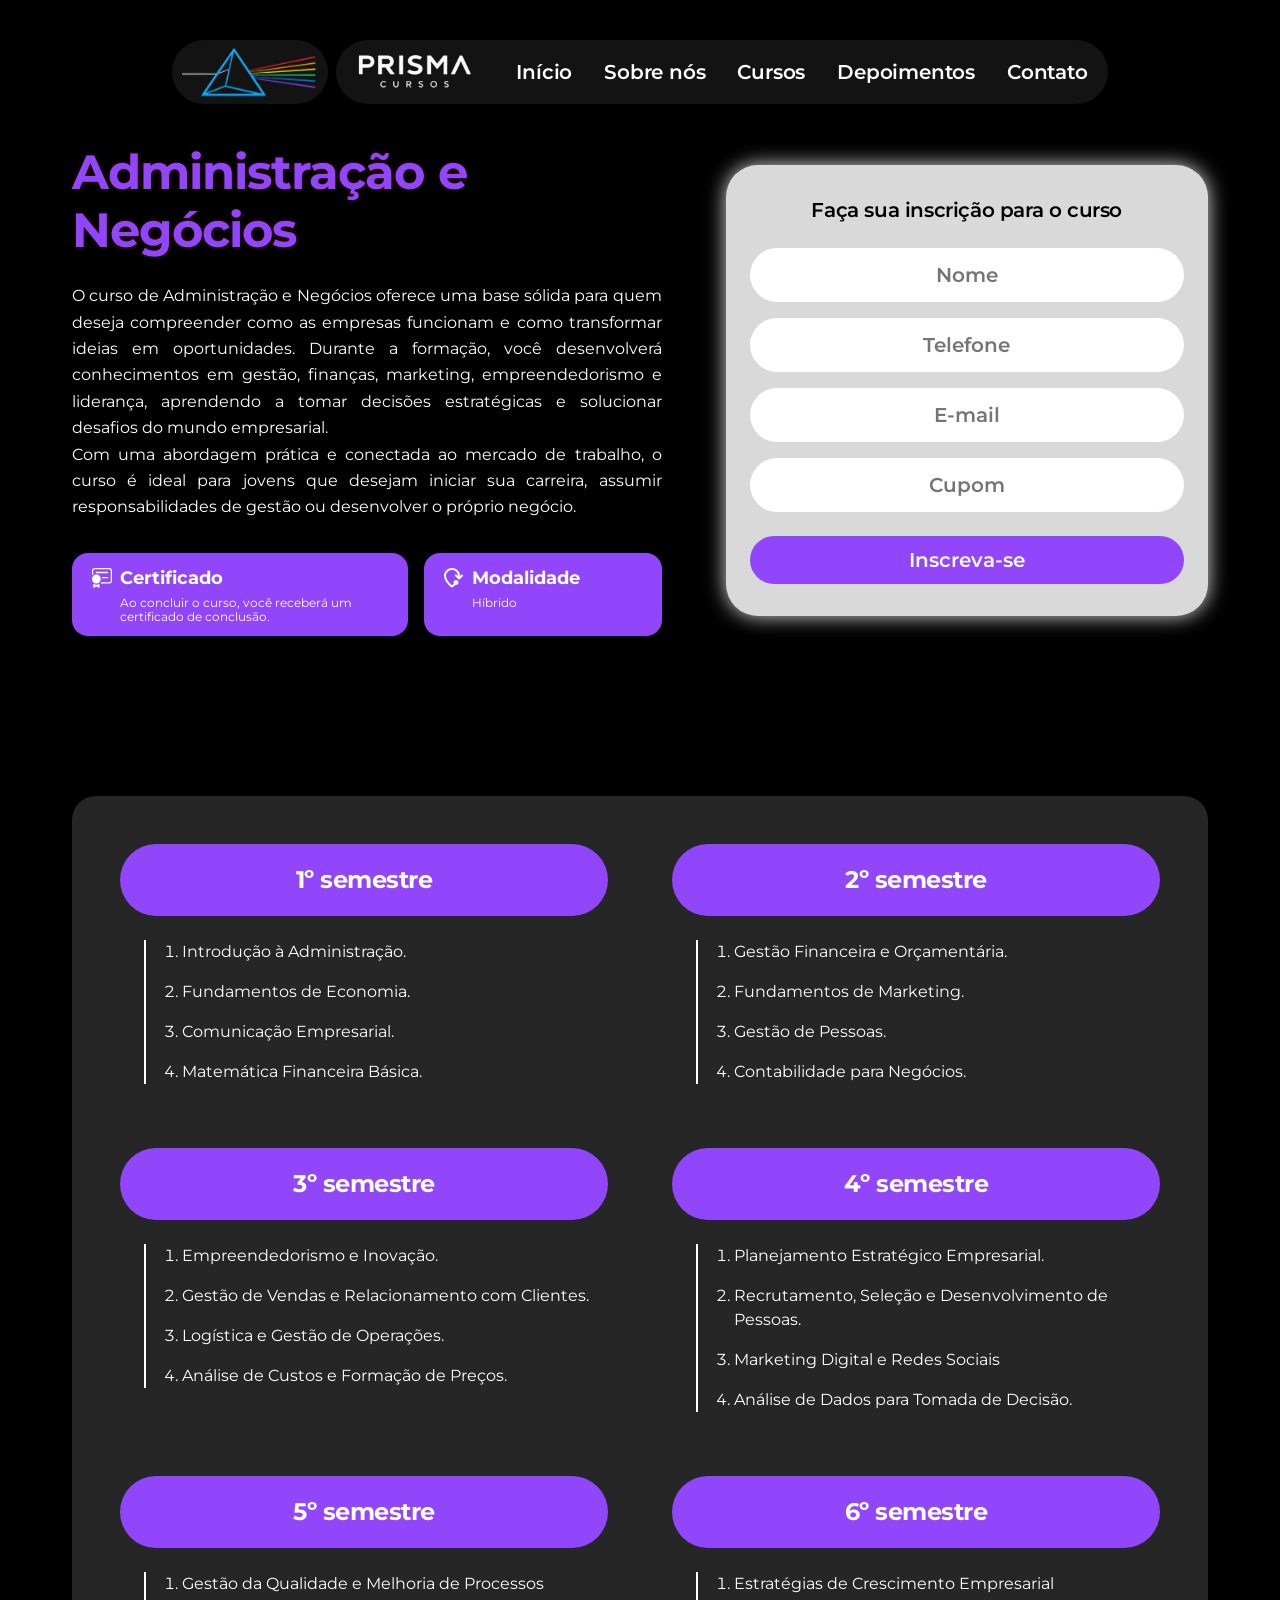
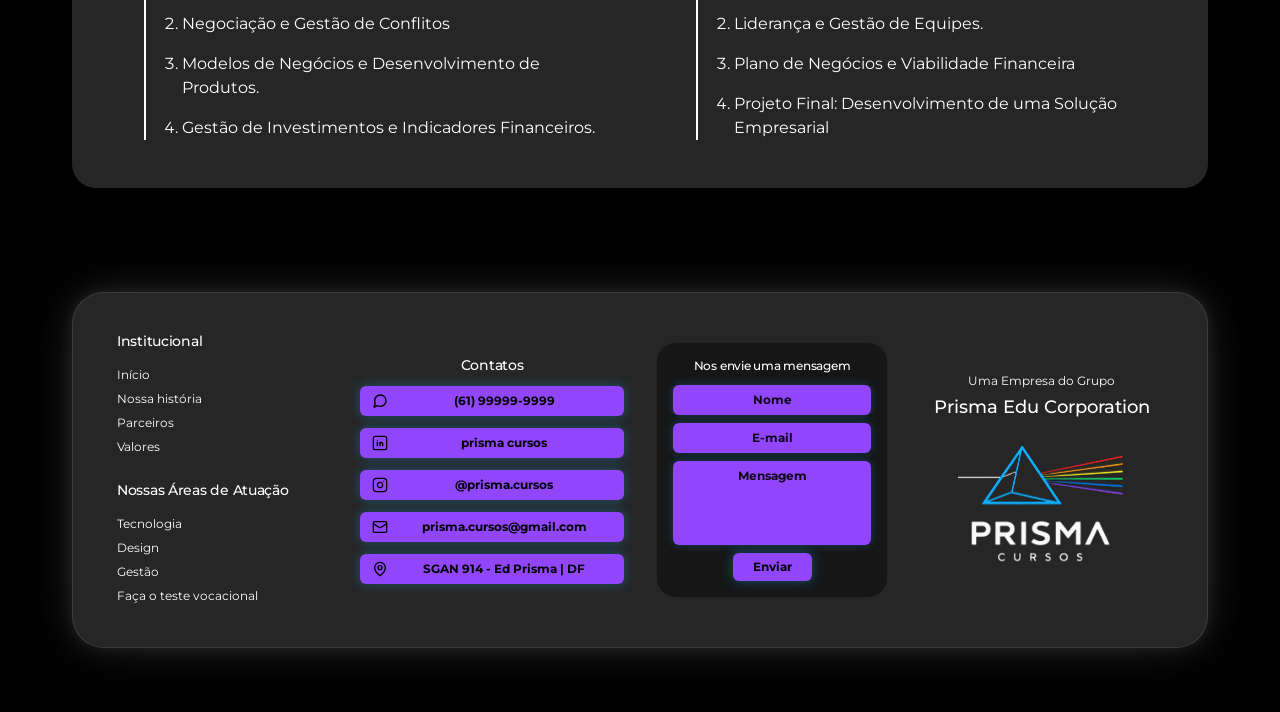
<file: pages/curso-admin-negocios.html>
<!DOCTYPE html>
<html lang="pt-BR">
<head>
    <meta charset="UTF-8">
    <meta name="viewport" content="width=device-width, initial-scale=1.0">
    <title>Desenvolvimento Web Fullstack - Prisma Cursos</title>
    <link rel="preconnect" href="https://fonts.googleapis.com">
    <link rel="preconnect" href="https://fonts.gstatic.com" crossorigin>
    <link href="https://fonts.googleapis.com/css2?family=Montserrat:wght@400;500;600;700&display=swap" rel="stylesheet">
    <link rel="stylesheet" href="../css/variables.css">
    <link rel="stylesheet" href="../css/global.css">
    <link rel="stylesheet" href="../css/components/typography.css">
    <link rel="stylesheet" href="../css/components/buttons.css">
    <link rel="stylesheet" href="../css/navbar.css">
    <link rel="stylesheet" href="../css/components/navbar-mobile.css">
    <link rel="stylesheet" href="../css/curso-detalhes.css">
    <link rel="stylesheet" href="../css/quem-somos.css" /> 
    <link rel="stylesheet" href="../css/footer.css" />
    
    <style>
    .sobre-nos-footer__link:hover {
            color: var(--color-prism-purple) !important;
        }

        .sobre-nos-footer__contact-badge {
            background-color: var(--color-prism-purple) !important;
        }

        .sobre-nos-footer__contact-badge:hover {
            box-shadow: 0 0 18px rgba(145, 70, 252, 0.6) !important;
        }

        .sobre-nos-footer__input,
        .sobre-nos-footer__textarea,
        .sobre-nos-footer__submit {
            background-color: var(--color-prism-purple) !important;
        }

        .sobre-nos-footer__submit:hover {
            box-shadow: 0 0 18px rgba(145, 70, 252, 0.7) !important;
        }
</style>
</head>
<body>
    <header class="site-header">
        <nav class="navbar" aria-label="Navegação principal">
            <div class="navbar__symbol">
                <img src="../assets/images/logo-prisma-simbolo.svg" alt="" width="136" height="52">
            </div>
            <div class="navbar__menu">
                <a href="../index.html#inicio" class="navbar__logo">
                    <img src="../assets/images/logo-prisma-texto.svg" alt="Prisma Cursos" width="120" height="44">
                </a>
                <button
                    class="navbar__toggle"
                    type="button"
                    aria-expanded="false"
                    aria-controls="menu-principal"
                    aria-label="Abrir menu"
                    data-menu-toggle
                >
                    <span class="navbar__toggle-bar"></span>
                    <span class="navbar__toggle-bar"></span>
                    <span class="navbar__toggle-bar"></span>
                </button>
                <ul class="navbar__links" id="menu-principal" data-menu>
                    <li><a href="../index.html#inicio" class="navbar__link">Início</a></li>
                    <li><a href="sobre-nos.html" class="navbar__link">Sobre nós</a></li>
                     <li><a href="cursos.html" class="navbar__link">Cursos</a></li>
                    <li><a href="../index.html#depoimentos" class="navbar__link">Depoimentos</a></li>
                    <li><a href="../index.html#contato" class="navbar__link">Contato</a></li>
                </ul>
            </div>
        </nav>        
    </header>

    <main class="curso-page curso--purple">
        <section class="curso-hero section">
            <div class="container curso-hero__container">
                <div class="curso-hero__content">
                    <h1 class="curso-hero__title">Administração e Negócios</h1>
                    <div class="curso-hero__description text-body">
                        <p>O curso de Administração e Negócios oferece uma base sólida para quem deseja compreender como as empresas funcionam e como transformar ideias em oportunidades. Durante a formação, você desenvolverá conhecimentos em gestão, finanças, marketing, empreendedorismo e liderança, aprendendo a tomar decisões estratégicas e solucionar desafios do mundo empresarial.</p>
                        <p>Com uma abordagem prática e conectada ao mercado de trabalho, o curso é ideal para jovens que desejam iniciar sua carreira, assumir responsabilidades de gestão ou desenvolver o próprio negócio.</p>
                    </div>
                    
                    <div class="curso-hero__badges">
                        <div class="curso-badge">
                            <div class="curso-badge__header">
                                <img src="../assets/icons/icon-certificado.svg" alt="" aria-hidden="true">
                                <strong>Certificado</strong>
                            </div>
                            <span>Ao concluir o curso, você receberá um certificado de conclusão.</span>
                        </div>
                        <div class="curso-badge">
                            <div class="curso-badge__header">
                                <img src="../assets/icons/icon-hibrido.svg" alt="" aria-hidden="true">
                                <strong>Modalidade</strong>
                            </div>
                            <span>Híbrido</span>
                        </div>
                    </div>
                </div>

                <div class="curso-hero__form-wrapper">
                    <h3 class="curso-form__title">Faça sua inscrição para o curso</h3>
                    
                    <!-- ESTADO 1: Formulário -->
                    <form class="curso-form" id="cursoForm" action="#" method="POST">
                        <input type="text" name="nome" placeholder="Nome" aria-label="Nome" required>
                        <input type="tel" name="telefone" placeholder="Telefone" aria-label="Telefone" required>
                        <input type="email" name="email" placeholder="E-mail" aria-label="E-mail" required>
                        <input type="text" name="cupom" placeholder="Cupom" aria-label="Cupom">
                        <button type="submit" class="btn btn--theme">Inscreva-se</button>
                    </form>

                    <!-- ESTADO 2: Sucesso (Oculto por padrão) -->
                    <div class="curso-form__success" id="formSuccess" style="display: none;">
                        <div class="success-card">
                            <h4>Inscrição confirmada!</h4>
                            <p>Fique de olho na sua caixa de entrada, acabamos de enviar as informações para o e-mail cadastrado.</p>
                            <button type="button" class="btn btn--dark" id="btnVoltar">Voltar</button>
                        </div>
                    </div>
                </div>
            </div>
        </section>

        <section class="curso-matriz section">
            <div class="container">
                <div class="matriz__surface">
                    <div class="matriz__grid">
                        
                        <article class="semestre-item">
                            <h4 class="semestre-item__title">1º semestre</h4>
                            <div class="semestre-item__content">
                                <ol>
                                    <li>Introdução à Administração.</li>
                                    <li>Fundamentos de Economia.</li>
                                    <li>Comunicação Empresarial.</li>
                                    <li>Matemática Financeira Básica.</li>
                                </ol>
                            </div>
                        </article>

                        <article class="semestre-item">
                            <h4 class="semestre-item__title">2º semestre</h4>
                            <div class="semestre-item__content">
                                <ol>
                                    <li>Gestão Financeira e Orçamentária.</li>
                                    <li>Fundamentos de Marketing.</li>
                                    <li>Gestão de Pessoas.</li>
                                    <li>Contabilidade para Negócios.</li>
                                </ol>
                            </div>
                        </article>
                        
                        <article class="semestre-item">
                            <h4 class="semestre-item__title">3º semestre</h4>
                            <div class="semestre-item__content">
                                <ol>
                                    <li>Empreendedorismo e Inovação.</li>
                                    <li>Gestão de Vendas e Relacionamento com Clientes.</li>
                                    <li>Logística e Gestão de Operações.</li>
                                    <li>Análise de Custos e Formação de Preços.</li>
                                </ol>
                            </div>
                        </article>
                        
                        <article class="semestre-item">
                            <h4 class="semestre-item__title">4º semestre</h4>
                            <div class="semestre-item__content">
                                <ol>
                                    <li>Planejamento Estratégico Empresarial.</li>
                                    <li>Recrutamento, Seleção e Desenvolvimento de Pessoas.</li>
                                    <li>Marketing Digital e Redes Sociais</li>
                                    <li>Análise de Dados para Tomada de Decisão.</li>
                                </ol>
                            </div>
                        </article>

                        <article class="semestre-item">
                            <h4 class="semestre-item__title">5º semestre</h4>
                            <div class="semestre-item__content">
                                <ol>
                                    <li>Gestão da Qualidade e Melhoria de Processos</li>
                                    <li>Negociação e Gestão de Conflitos</li>
                                    <li>Modelos de Negócios e Desenvolvimento de Produtos.</li>
                                    <li>Gestão de Investimentos e Indicadores Financeiros.</li>
                                </ol>
                            </div>
                        </article>

                        <article class="semestre-item">
                            <h4 class="semestre-item__title">6º semestre</h4>
                            <div class="semestre-item__content">
                                <ol>
                                    <li>Estratégias de Crescimento Empresarial</li>
                                    <li>Liderança e Gestão de Equipes.</li>
                                    <li>Plano de Negócios e Viabilidade Financeira</li>
                                    <li>Projeto Final: Desenvolvimento de uma Solução Empresarial</li>
                                </ol>
                            </div>
                        </article>

                    </div>
                </div>
            </div>
        </section>
    </main>
    <footer id="contato" class="sobre-nos-footer" aria-label="Rodapé e Contato Institucional">
        <div class="container">
            <div class="sobre-nos-footer__card">
                <div class="sobre-nos-footer__nav-col">
                    <div class="sobre-nos-footer__nav-group">
                        <h2 class="sobre-nos-footer__heading">Institucional</h2>
                        <ul class="sobre-nos-footer__list" role="list">
                            <li><a href="../index.html#inicio" class="sobre-nos-footer__link">Início</a></li>
                            <li><a href="sobre-nos.html#sobre-nos-historia" class="sobre-nos-footer__link">Nossa história</a></li>
                            <li><a href="../index.html#inicio" class="sobre-nos-footer__link">Parceiros</a></li>
                            <li><a href="sobre-nos.html#valores" class="sobre-nos-footer__link">Valores</a></li>
                        </ul>
                    </div>

                     <div class="sobre-nos-footer__nav-group">
                        <h2 class="sobre-nos-footer__heading">Nossas Áreas de Atuação</h2>
                        <ul class="sobre-nos-footer__list" role="list">
                            <li><a href="../pages/cursos.html#tecnologia" class="sobre-nos-footer__link">Tecnologia</a></li>
                            <li><a href="../pages/cursos.html#design" class="sobre-nos-footer__link">Design</a></li>
                            <li><a href="../pages/cursos.html#gestao" class="sobre-nos-footer__link">Gestão</a></li>
                            <li><a href="../pages/teste-vocacional.html" class="sobre-nos-footer__link">Faça o teste vocacional</a></li>
                        </ul>
                    </div>
                </div>

                <div class="sobre-nos-footer__contacts-col">
                    <h2 class="sobre-nos-footer__heading sobre-nos-footer__heading--center">Contatos</h2>
                    <ul class="sobre-nos-footer__contacts-list" role="list">
                        <li>
                           <a href="https://wa.me/5561999999999" target="_blank" rel="noopener noreferrer" class="sobre-nos-footer__contact-badge">
                                <svg class="sobre-nos-footer__contact-icon" viewBox="0 0 24 24" width="16" height="16" fill="none" stroke="currentColor" stroke-width="2" stroke-linecap="round" stroke-linejoin="round" aria-hidden="true">
                                    <path d="M21 11.5a8.38 8.38 0 0 1-.9 3.8 8.5 8.5 0 0 1-7.6 4.7 8.38 8.38 0 0 1-3.8-.9L3 21l1.9-5.7a8.38 8.38 0 0 1-.9-3.8 8.5 8.5 0 0 1 4.7-7.6 8.38 8.38 0 0 1 3.8-.9h.5a8.48 8.48 0 0 1 8 8v.5z"></path>
                                </svg>
                                <span>(61) 99999-9999</span>
                            </a>
                        </li>
                        <li>
                            <a href="https://www.linkedin.com" target="_blank" rel="noopener noreferrer" class="sobre-nos-footer__contact-badge">
                                <svg class="sobre-nos-footer__contact-icon" viewBox="0 0 24 24" width="16" height="16" fill="none" stroke="currentColor" stroke-width="2" stroke-linecap="round" stroke-linejoin="round" aria-hidden="true">
                                    <rect x="2" y="2" width="20" height="20" rx="3" ry="3"></rect>
                                    <line x1="8" y1="11" x2="8" y2="16"></line>
                                    <line x1="8" y1="8" x2="8" y2="8.01"></line>
                                    <path d="M12 16v-5"></path>
                                    <path d="M16 16v-3a2 2 0 0 0-4 0"></path>
                                </svg>
                                <span>prisma cursos</span>
                            </a>
                        </li>
                        <li>
                            <a href="https://www.instagram.com" target="_blank" rel="noopener noreferrer" class="sobre-nos-footer__contact-badge">
                                <svg class="sobre-nos-footer__contact-icon" viewBox="0 0 24 24" width="16" height="16" fill="none" stroke="currentColor" stroke-width="2" stroke-linecap="round" stroke-linejoin="round" aria-hidden="true">
                                    <rect x="2" y="2" width="20" height="20" rx="5" ry="5"></rect>
                                    <path d="M16 11.37A4 4 0 1 1 12.63 8 4 4 0 0 1 16 11.37z"></path>
                                    <line x1="17.5" y1="6.5" x2="17.51" y2="6.5"></line>
                                </svg>
                                <span>@prisma.cursos</span>
                            </a>
                        </li>
                        <li>
                            <a href="mailto:prisma.cursos@gmail.com" class="sobre-nos-footer__contact-badge">
                                <svg class="sobre-nos-footer__contact-icon" viewBox="0 0 24 24" width="16" height="16" fill="none" stroke="currentColor" stroke-width="2" stroke-linecap="round" stroke-linejoin="round" aria-hidden="true">
                                    <rect x="2" y="4" width="20" height="16" rx="2"></rect>
                                    <path d="m22 7-8.97 5.7a1.94 1.94 0 0 1-2.06 0L2 7"></path>
                                </svg>
                                <span>prisma.cursos@gmail.com</span>
                            </a>
                        </li>
                        <li>
                            <a href="#contato" class="sobre-nos-footer__contact-badge">
                                <svg class="sobre-nos-footer__contact-icon" viewBox="0 0 24 24" width="16" height="16" fill="none" stroke="currentColor" stroke-width="2" stroke-linecap="round" stroke-linejoin="round" aria-hidden="true">
                                    <path d="M20 10c0 6-8 12-8 12s-8-6-8-12a8 8 0 0 1 16 0Z"></path>
                                    <circle cx="12" cy="10" r="3"></circle>
                                </svg>
                                <span>SGAN 914 - Ed Prisma | DF</span>
                            </a>
                        </li>
                    </ul>
                </div>

                <div class="sobre-nos-footer__form-col">
                    <div class="sobre-nos-footer__form-box">
                        <h2 class="sobre-nos-footer__form-title">Nos envie uma mensagem</h2>
                        <form id="form-rodape" class="sobre-nos-footer__form" action="#contato" method="get">
                            <input
                                type="text"
                                name="nome"
                                class="sobre-nos-footer__input"
                                placeholder="Nome"
                                aria-label="Nome"
                                required
                            >
                            <input
                                type="email"
                                name="email"
                                class="sobre-nos-footer__input"
                                placeholder="E-mail"
                                aria-label="E-mail"
                                required
                            >
                            <textarea
                                name="mensagem"
                                class="sobre-nos-footer__textarea"
                                placeholder="Mensagem"
                                aria-label="Mensagem"
                                rows="4"
                                required
                            ></textarea>
                            <button id="btn-rodape" type="submit" class="sobre-nos-footer__submit">Enviar</button>
                        </form>
                    </div>
                </div>

                <div class="sobre-nos-footer__brand-col">
                    <div class="sobre-nos-footer__corp">
                        <p class="sobre-nos-footer__corp-label">Uma Empresa do Grupo</p>
                        <p class="sobre-nos-footer__corp-name">Prisma Edu Corporation</p>
                    </div>
                    <a href="../index.html#inicio" class="sobre-nos-footer__brand-logo" aria-label="Prisma Cursos - Voltar ao início">
                        <img
                            src="../assets/images/logo-prisma-simbolo.svg"
                            alt=""
                            width="168"
                            height="64"
                            class="sobre-nos-footer__brand-symbol"
                        >
                        <img
                            src="../assets/images/logo-prisma-texto.svg"
                            alt="Prisma Cursos"
                            width="148"
                            height="54"
                            class="sobre-nos-footer__brand-text"
                        >
                    </a>
                </div>
            </div>
        </div>
    </footer>
    <script src="../js/navbar-mobile.js"></script>
    <script src="../js/footer.js"></script>
    <script src="../js/curso-form.js" defer></script>
</body>
</html>
</file>
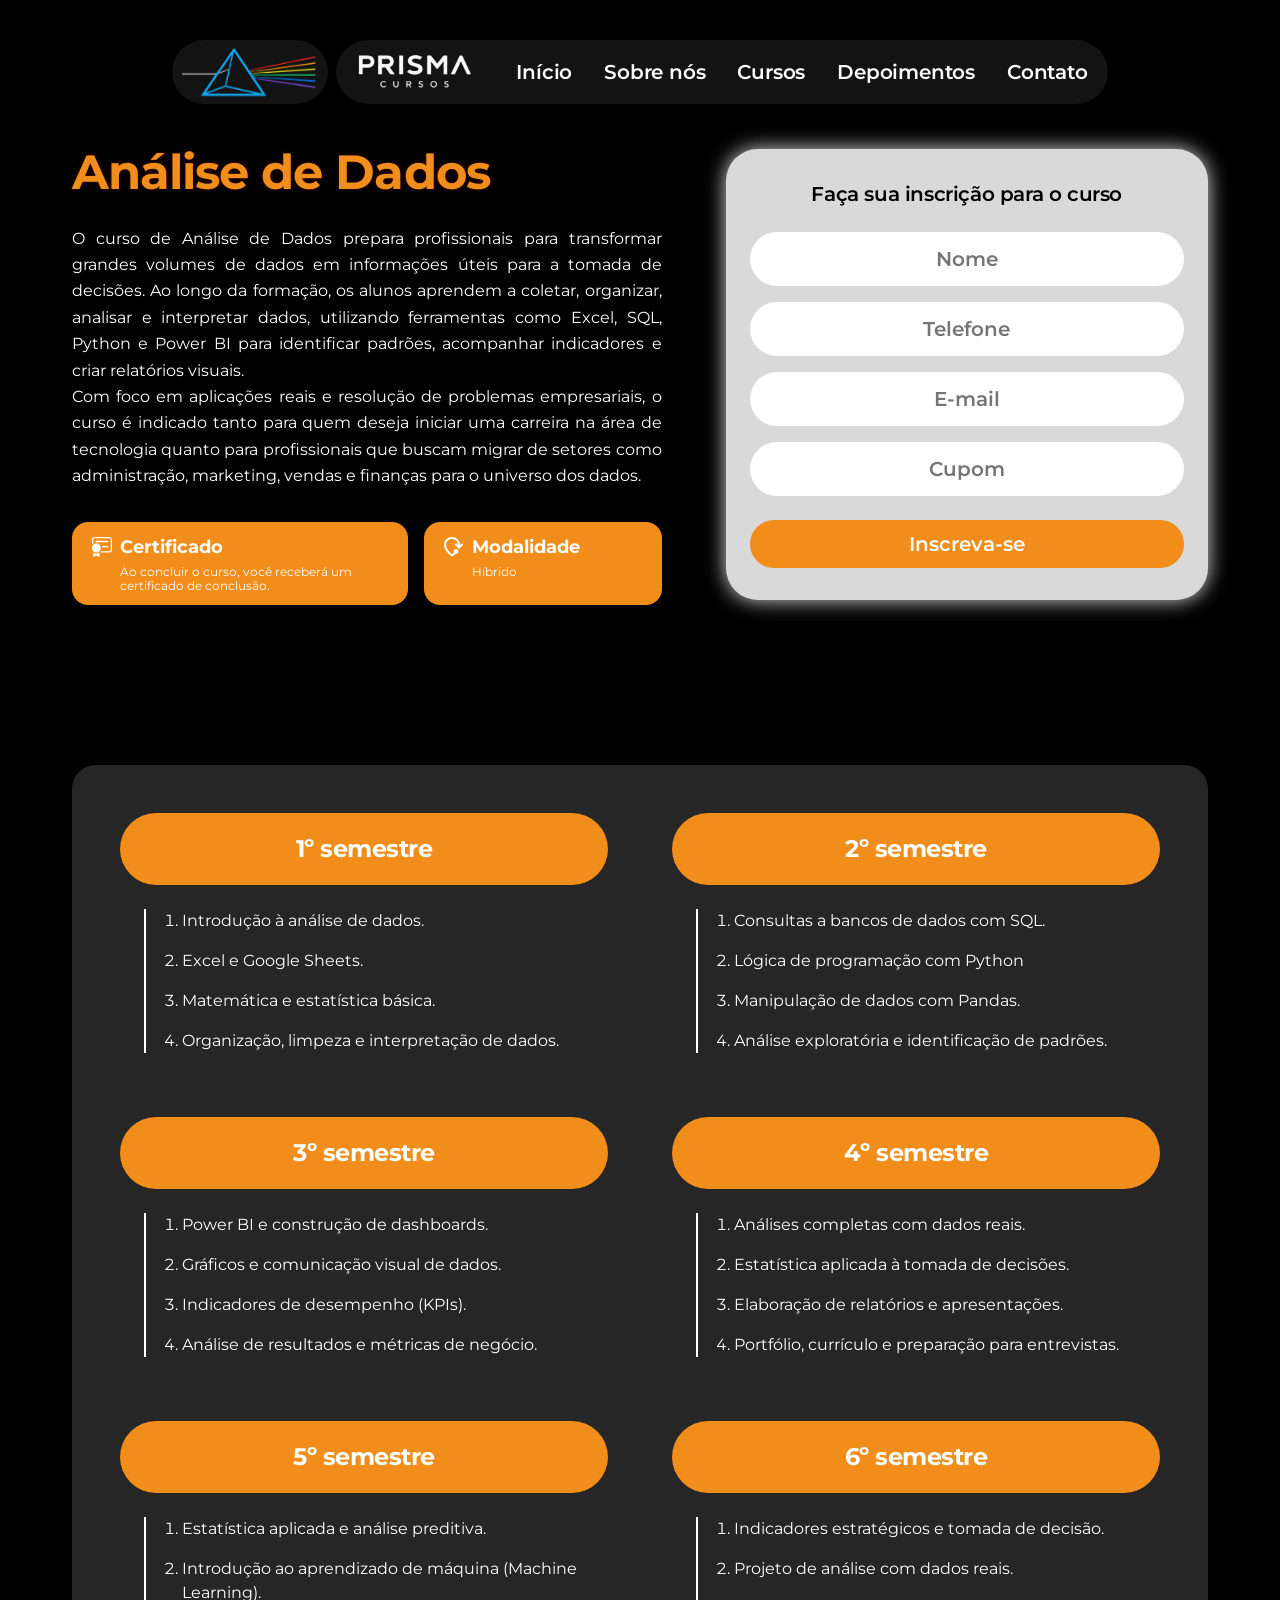
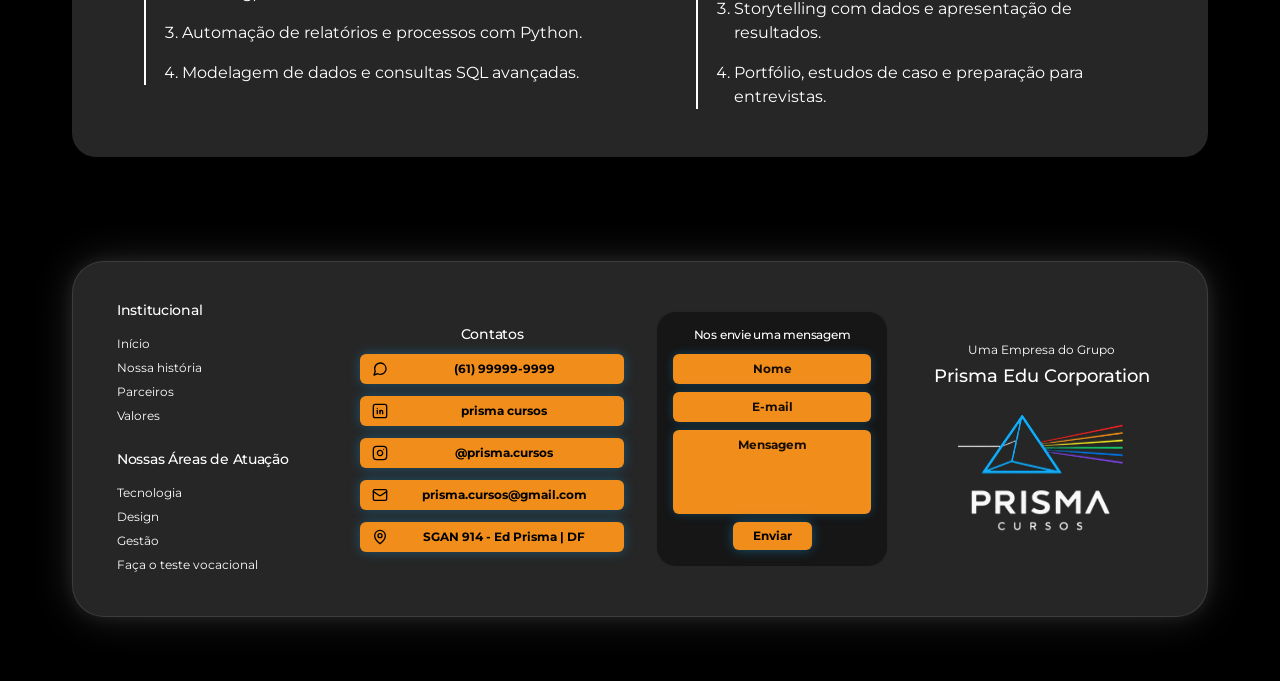
<file: pages/curso-analise-dados.html>
<!DOCTYPE html>
<html lang="pt-BR">
<head>
    <meta charset="UTF-8">
    <meta name="viewport" content="width=device-width, initial-scale=1.0">
    <title>Desenvolvimento Web Fullstack - Prisma Cursos</title>
    <link rel="preconnect" href="https://fonts.googleapis.com">
    <link rel="preconnect" href="https://fonts.gstatic.com" crossorigin>
    <link href="https://fonts.googleapis.com/css2?family=Montserrat:wght@400;500;600;700&display=swap" rel="stylesheet">
    <link rel="stylesheet" href="../css/variables.css">
    <link rel="stylesheet" href="../css/global.css">
    <link rel="stylesheet" href="../css/components/typography.css">
    <link rel="stylesheet" href="../css/components/buttons.css">
    <link rel="stylesheet" href="../css/navbar.css">
    <link rel="stylesheet" href="../css/components/navbar-mobile.css">
    <link rel="stylesheet" href="../css/curso-detalhes.css"> 
    <link rel="stylesheet" href="../css/quem-somos.css" /> 
     <link rel="stylesheet" href="../css/footer.css" />
    <style>
    .sobre-nos-footer__link:hover {
            color: var(--color-prism-orange) !important;
        }

        .sobre-nos-footer__contact-badge {
            background-color: var(--color-prism-orange) !important;
        }

        .sobre-nos-footer__contact-badge:hover {
            box-shadow: 0 0 18px rgba(241, 141, 26, 0.6) !important;
        }

        .sobre-nos-footer__input,
        .sobre-nos-footer__textarea,
        .sobre-nos-footer__submit {
            background-color: var(--color-prism-orange) !important;
        }

        .sobre-nos-footer__submit:hover {
            box-shadow: 0 0 18px rgba(241, 141, 26, 0.6) !important;
        }
    </style>
</head>
<body>
    <header class="site-header">
        <nav class="navbar" aria-label="Navegação principal">
            <div class="navbar__symbol">
                <img src="../assets/images/logo-prisma-simbolo.svg" alt="" width="136" height="52">
            </div>
            <div class="navbar__menu">
                <a href="../index.html#inicio" class="navbar__logo">
                    <img src="../assets/images/logo-prisma-texto.svg" alt="Prisma Cursos" width="120" height="44">
                </a>
                <button
                    class="navbar__toggle"
                    type="button"
                    aria-expanded="false"
                    aria-controls="menu-principal"
                    aria-label="Abrir menu"
                    data-menu-toggle
                >
                    <span class="navbar__toggle-bar"></span>
                    <span class="navbar__toggle-bar"></span>
                    <span class="navbar__toggle-bar"></span>
                </button>
                <ul class="navbar__links" id="menu-principal" data-menu>
                    <li><a href="../index.html#inicio" class="navbar__link">Início</a></li>
                    <li><a href="sobre-nos.html" class="navbar__link">Sobre nós</a></li>
                     <li><a href="cursos.html" class="navbar__link">Cursos</a></li>
                    <li><a href="../index.html#depoimentos" class="navbar__link">Depoimentos</a></li>
                    <li><a href="../index.html#contato" class="navbar__link">Contato</a></li>
                </ul>
            </div>
        </nav>        
    </header>

    <main class="curso-page curso--orange">
        <section class="curso-hero section">
            <div class="container curso-hero__container">
                <div class="curso-hero__content">
                    <h1 class="curso-hero__title">Análise de Dados</h1>
                    <div class="curso-hero__description text-body">
                        <p>O curso de Análise de Dados prepara profissionais para transformar grandes volumes de dados em informações úteis para a tomada de decisões. Ao longo da formação, os alunos aprendem a coletar, organizar, analisar e interpretar dados, utilizando ferramentas como Excel, SQL, Python e Power BI para identificar padrões, acompanhar indicadores e criar relatórios visuais.</p>
                        <p>Com foco em aplicações reais e resolução de problemas empresariais, o curso é indicado tanto para quem deseja iniciar uma carreira na área de tecnologia quanto para profissionais que buscam migrar de setores como administração, marketing, vendas e finanças para o universo dos dados.</p>
                    </div>
                    
                    <div class="curso-hero__badges">
                        <div class="curso-badge">
                            <div class="curso-badge__header">
                                <img src="../assets/icons/icon-certificado.svg" alt="" aria-hidden="true">
                                <strong>Certificado</strong>
                            </div>
                            <span>Ao concluir o curso, você receberá um certificado de conclusão.</span>
                        </div>
                        <div class="curso-badge">
                            <div class="curso-badge__header">
                                <img src="../assets/icons/icon-hibrido.svg" alt="" aria-hidden="true">
                                <strong>Modalidade</strong>
                            </div>
                            <span>Híbrido</span>
                        </div>
                    </div>
                </div>

                <div class="curso-hero__form-wrapper">
                    <h3 class="curso-form__title">Faça sua inscrição para o curso</h3>
                    
                    <!-- ESTADO 1: Formulário -->
                    <form class="curso-form" id="cursoForm" action="#" method="POST">
                        <input type="text" name="nome" placeholder="Nome" aria-label="Nome" required>
                        <input type="tel" name="telefone" placeholder="Telefone" aria-label="Telefone" required>
                        <input type="email" name="email" placeholder="E-mail" aria-label="E-mail" required>
                        <input type="text" name="cupom" placeholder="Cupom" aria-label="Cupom">
                        <button type="submit" class="btn btn--theme">Inscreva-se</button>
                    </form>

                    <!-- ESTADO 2: Sucesso (Oculto por padrão) -->
                    <div class="curso-form__success" id="formSuccess" style="display: none;">
                        <div class="success-card">
                            <h4>Inscrição confirmada!</h4>
                            <p>Fique de olho na sua caixa de entrada, acabamos de enviar as informações para o e-mail cadastrado.</p>
                            <button type="button" class="btn btn--dark" id="btnVoltar">Voltar</button>
                        </div>
                    </div>
                </div>
            </div>
        </section>

        <section class="curso-matriz section">
            <div class="container">
                <div class="matriz__surface">
                    <div class="matriz__grid">
                        
                        <article class="semestre-item">
                            <h4 class="semestre-item__title">1º semestre</h4>
                            <div class="semestre-item__content">
                                <ol>
                                    <li>Introdução à análise de dados.</li>
                                    <li>Excel e Google Sheets.</li>
                                    <li>Matemática e estatística básica.</li>
                                    <li>Organização, limpeza e interpretação de dados.</li>
                                </ol>
                            </div>
                        </article>

                        <article class="semestre-item">
                            <h4 class="semestre-item__title">2º semestre</h4>
                            <div class="semestre-item__content">
                                <ol>
                                    <li>Consultas a bancos de dados com SQL.</li>
                                    <li>Lógica de programação com Python</li>
                                    <li>Manipulação de dados com Pandas.</li>
                                    <li>Análise exploratória e identificação de padrões.</li>
                                </ol>
                            </div>
                        </article>
                        
                        <article class="semestre-item">
                            <h4 class="semestre-item__title">3º semestre</h4>
                            <div class="semestre-item__content">
                                <ol>
                                    <li>Power BI e construção de dashboards.</li>
                                    <li>Gráficos e comunicação visual de dados.</li>
                                    <li>Indicadores de desempenho (KPIs).</li>
                                    <li>Análise de resultados e métricas de negócio.</li>
                                </ol>
                            </div>
                        </article>
                        
                        <article class="semestre-item">
                            <h4 class="semestre-item__title">4º semestre</h4>
                            <div class="semestre-item__content">
                                <ol>
                                    <li>Análises completas com dados reais.</li>
                                    <li>Estatística aplicada à tomada de decisões.</li>
                                    <li>Elaboração de relatórios e apresentações.</li>
                                    <li>Portfólio, currículo e preparação para entrevistas.</li>
                                </ol>
                            </div>
                        </article>

                        <article class="semestre-item">
                            <h4 class="semestre-item__title">5º semestre</h4>
                            <div class="semestre-item__content">
                                <ol>
                                    <li>Estatística aplicada e análise preditiva.</li>
                                    <li>Introdução ao aprendizado de máquina (Machine Learning).</li>
                                    <li>Automação de relatórios e processos com Python.</li>
                                    <li>Modelagem de dados e consultas SQL avançadas.</li>
                                </ol>
                            </div>
                        </article>

                        <article class="semestre-item">
                            <h4 class="semestre-item__title">6º semestre</h4>
                            <div class="semestre-item__content">
                                <ol>
                                    <li>Indicadores estratégicos e tomada de decisão.</li>
                                    <li>Projeto de análise com dados reais.</li>
                                    <li>Storytelling com dados e apresentação de resultados.</li>
                                    <li>Portfólio, estudos de caso e preparação para entrevistas.</li>
                                </ol>
                            </div>
                        </article>

                    </div>
                </div>
            </div>
        </section>
    </main>
    <footer id="contato" class="sobre-nos-footer" aria-label="Rodapé e Contato Institucional">
        <div class="container">
            <div class="sobre-nos-footer__card">
                <div class="sobre-nos-footer__nav-col">
                    <div class="sobre-nos-footer__nav-group">
                        <h2 class="sobre-nos-footer__heading">Institucional</h2>
                        <ul class="sobre-nos-footer__list" role="list">
                            <li><a href="../index.html#inicio" class="sobre-nos-footer__link">Início</a></li>
                            <li><a href="sobre-nos.html#sobre-nos-historia" class="sobre-nos-footer__link">Nossa história</a></li>
                            <li><a href="../index.html#inicio" class="sobre-nos-footer__link">Parceiros</a></li>
                            <li><a href="sobre-nos.html#valores" class="sobre-nos-footer__link">Valores</a></li>
                        </ul>
                    </div>

                     <div class="sobre-nos-footer__nav-group">
                        <h2 class="sobre-nos-footer__heading">Nossas Áreas de Atuação</h2>
                        <ul class="sobre-nos-footer__list" role="list">
                            <li><a href="../pages/cursos.html#tecnologia" class="sobre-nos-footer__link">Tecnologia</a></li>
                            <li><a href="../pages/cursos.html#design" class="sobre-nos-footer__link">Design</a></li>
                            <li><a href="../pages/cursos.html#gestao" class="sobre-nos-footer__link">Gestão</a></li>
                            <li><a href="../pages/teste-vocacional.html" class="sobre-nos-footer__link">Faça o teste vocacional</a></li>
                        </ul>
                    </div>
                </div>

                <div class="sobre-nos-footer__contacts-col">
                    <h2 class="sobre-nos-footer__heading sobre-nos-footer__heading--center">Contatos</h2>
                    <ul class="sobre-nos-footer__contacts-list" role="list">
                        <li>
                            <a href="https://wa.me/5561999999999" target="_blank" rel="noopener noreferrer" class="sobre-nos-footer__contact-badge">
                                <svg class="sobre-nos-footer__contact-icon" viewBox="0 0 24 24" width="16" height="16" fill="none" stroke="currentColor" stroke-width="2" stroke-linecap="round" stroke-linejoin="round" aria-hidden="true">
                                    <path d="M21 11.5a8.38 8.38 0 0 1-.9 3.8 8.5 8.5 0 0 1-7.6 4.7 8.38 8.38 0 0 1-3.8-.9L3 21l1.9-5.7a8.38 8.38 0 0 1-.9-3.8 8.5 8.5 0 0 1 4.7-7.6 8.38 8.38 0 0 1 3.8-.9h.5a8.48 8.48 0 0 1 8 8v.5z"></path>
                                </svg>
                                <span>(61) 99999-9999</span>
                            </a>
                        </li>
                        <li>
                            <a href="https://www.linkedin.com" target="_blank" rel="noopener noreferrer" class="sobre-nos-footer__contact-badge">
                                <svg class="sobre-nos-footer__contact-icon" viewBox="0 0 24 24" width="16" height="16" fill="none" stroke="currentColor" stroke-width="2" stroke-linecap="round" stroke-linejoin="round" aria-hidden="true">
                                    <rect x="2" y="2" width="20" height="20" rx="3" ry="3"></rect>
                                    <line x1="8" y1="11" x2="8" y2="16"></line>
                                    <line x1="8" y1="8" x2="8" y2="8.01"></line>
                                    <path d="M12 16v-5"></path>
                                    <path d="M16 16v-3a2 2 0 0 0-4 0"></path>
                                </svg>
                                <span>prisma cursos</span>
                            </a>
                        </li>
                        <li>
                            <a href="https://www.instagram.com" target="_blank" rel="noopener noreferrer" class="sobre-nos-footer__contact-badge">
                                <svg class="sobre-nos-footer__contact-icon" viewBox="0 0 24 24" width="16" height="16" fill="none" stroke="currentColor" stroke-width="2" stroke-linecap="round" stroke-linejoin="round" aria-hidden="true">
                                    <rect x="2" y="2" width="20" height="20" rx="5" ry="5"></rect>
                                    <path d="M16 11.37A4 4 0 1 1 12.63 8 4 4 0 0 1 16 11.37z"></path>
                                    <line x1="17.5" y1="6.5" x2="17.51" y2="6.5"></line>
                                </svg>
                                <span>@prisma.cursos</span>
                            </a>
                        </li>
                        <li>
                            <a href="mailto:prisma.cursos@gmail.com" class="sobre-nos-footer__contact-badge">
                                <svg class="sobre-nos-footer__contact-icon" viewBox="0 0 24 24" width="16" height="16" fill="none" stroke="currentColor" stroke-width="2" stroke-linecap="round" stroke-linejoin="round" aria-hidden="true">
                                    <rect x="2" y="4" width="20" height="16" rx="2"></rect>
                                    <path d="m22 7-8.97 5.7a1.94 1.94 0 0 1-2.06 0L2 7"></path>
                                </svg>
                                <span>prisma.cursos@gmail.com</span>
                            </a>
                        </li>
                        <li>
                            <a href="#contato" class="sobre-nos-footer__contact-badge">
                                <svg class="sobre-nos-footer__contact-icon" viewBox="0 0 24 24" width="16" height="16" fill="none" stroke="currentColor" stroke-width="2" stroke-linecap="round" stroke-linejoin="round" aria-hidden="true">
                                    <path d="M20 10c0 6-8 12-8 12s-8-6-8-12a8 8 0 0 1 16 0Z"></path>
                                    <circle cx="12" cy="10" r="3"></circle>
                                </svg>
                                <span>SGAN 914 - Ed Prisma | DF</span>
                            </a>
                        </li>
                    </ul>
                </div>

                <div class="sobre-nos-footer__form-col">
                    <div class="sobre-nos-footer__form-box">
                        <h2 class="sobre-nos-footer__form-title">Nos envie uma mensagem</h2>
                        <form id="form-rodape" class="sobre-nos-footer__form" action="#contato" method="get">
                            <input
                                type="text"
                                name="nome"
                                class="sobre-nos-footer__input"
                                placeholder="Nome"
                                aria-label="Nome"
                                required
                            >
                            <input
                                type="email"
                                name="email"
                                class="sobre-nos-footer__input"
                                placeholder="E-mail"
                                aria-label="E-mail"
                                required
                            >
                            <textarea
                                name="mensagem"
                                class="sobre-nos-footer__textarea"
                                placeholder="Mensagem"
                                aria-label="Mensagem"
                                rows="4"
                                required
                            ></textarea>
                            <button id="btn-rodape" type="submit" class="sobre-nos-footer__submit">Enviar</button>
                        </form>
                    </div>
                </div>

                <div class="sobre-nos-footer__brand-col">
                    <div class="sobre-nos-footer__corp">
                        <p class="sobre-nos-footer__corp-label">Uma Empresa do Grupo</p>
                        <p class="sobre-nos-footer__corp-name">Prisma Edu Corporation</p>
                    </div>
                    <a href="../index.html#inicio" class="sobre-nos-footer__brand-logo" aria-label="Prisma Cursos - Voltar ao início">
                        <img
                            src="../assets/images/logo-prisma-simbolo.svg"
                            alt=""
                            width="168"
                            height="64"
                            class="sobre-nos-footer__brand-symbol"
                        >
                        <img
                            src="../assets/images/logo-prisma-texto.svg"
                            alt="Prisma Cursos"
                            width="148"
                            height="54"
                            class="sobre-nos-footer__brand-text"
                        >
                    </a>
                </div>
            </div>
        </div>
    </footer>
    <script src="../js/navbar-mobile.js"></script>
    <script src="../js/footer.js"></script>
    <script src="../js/curso-form.js" defer></script>
</body>
</html>
</file>
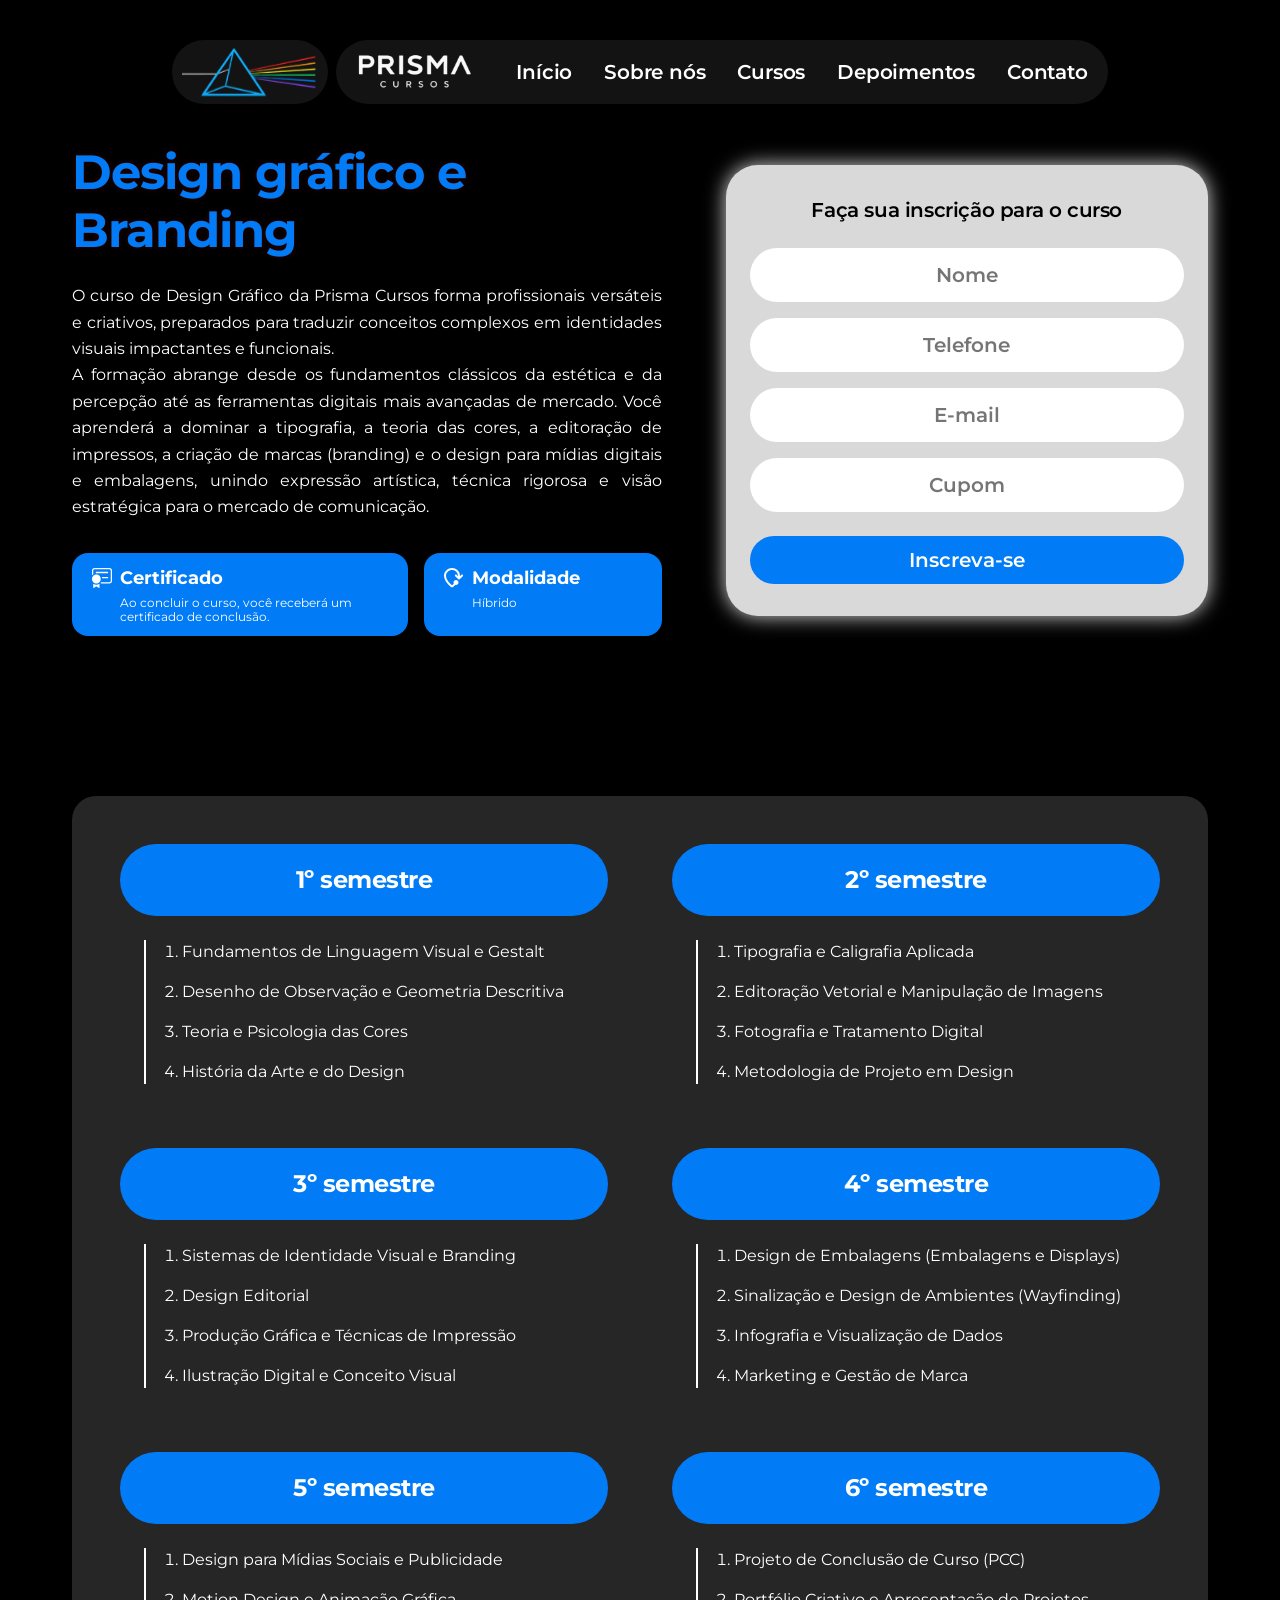
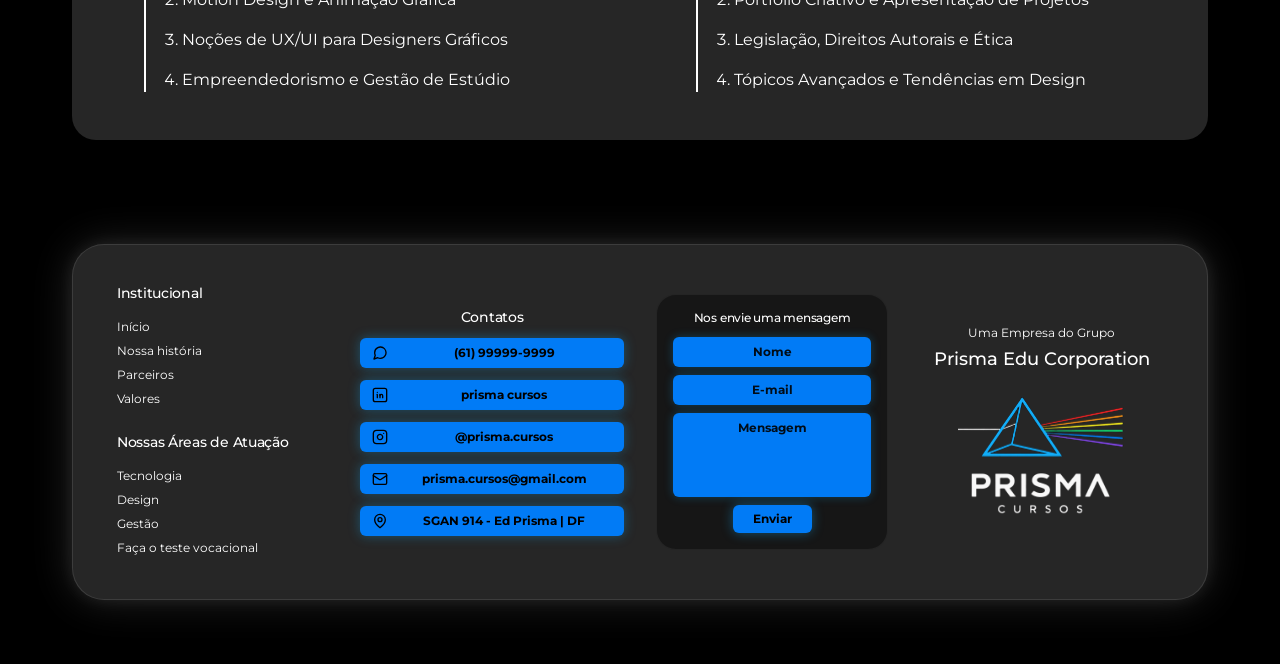
<file: pages/curso-design-grafico.html>
<!DOCTYPE html>
<html lang="pt-BR">
<head>
    <meta charset="UTF-8">
    <meta name="viewport" content="width=device-width, initial-scale=1.0">
    <title>Desenvolvimento Web Fullstack - Prisma Cursos</title>
    <link rel="preconnect" href="https://fonts.googleapis.com">
    <link rel="preconnect" href="https://fonts.gstatic.com" crossorigin>
    <link href="https://fonts.googleapis.com/css2?family=Montserrat:wght@400;500;600;700&display=swap" rel="stylesheet">
    <link rel="stylesheet" href="../css/variables.css">
    <link rel="stylesheet" href="../css/global.css">
    <link rel="stylesheet" href="../css/components/typography.css">
    <link rel="stylesheet" href="../css/components/buttons.css">
    <link rel="stylesheet" href="../css/navbar.css">
    <link rel="stylesheet" href="../css/components/navbar-mobile.css">
    <link rel="stylesheet" href="../css/curso-detalhes.css"> 
    <link rel="stylesheet" href="../css/quem-somos.css" /> 
     <link rel="stylesheet" href="../css/footer.css" />
    <style>
    .sobre-nos-footer__link:hover {
            color: var(--color-prism-blue) !important;
        }

        .sobre-nos-footer__contact-badge {
            background-color: var(--color-prism-blue) !important;
        }

        .sobre-nos-footer__contact-badge:hover {
            box-shadow: 0 0 18px rgba(1, 123, 246, 0.6) !important;
        }

        .sobre-nos-footer__input,
        .sobre-nos-footer__textarea,
        .sobre-nos-footer__submit {
            background-color: var(--color-prism-blue) !important;
        }

        .sobre-nos-footer__submit:hover {
            box-shadow: 0 0 18px rgba(1, 123, 246, 0.6) !important;
        }
</style>
</head>
<body>
    <header class="site-header">
        <nav class="navbar" aria-label="Navegação principal">
            <div class="navbar__symbol">
                <img src="../assets/images/logo-prisma-simbolo.svg" alt="" width="136" height="52">
            </div>
            <div class="navbar__menu">
                <a href="../index.html#inicio" class="navbar__logo">
                    <img src="../assets/images/logo-prisma-texto.svg" alt="Prisma Cursos" width="120" height="44">
                </a>
                <button
                    class="navbar__toggle"
                    type="button"
                    aria-expanded="false"
                    aria-controls="menu-principal"
                    aria-label="Abrir menu"
                    data-menu-toggle
                >
                    <span class="navbar__toggle-bar"></span>
                    <span class="navbar__toggle-bar"></span>
                    <span class="navbar__toggle-bar"></span>
                </button>
                <ul class="navbar__links" id="menu-principal" data-menu>
                    <li><a href="../index.html#inicio" class="navbar__link">Início</a></li>
                    <li><a href="sobre-nos.html" class="navbar__link">Sobre nós</a></li>
                     <li><a href="cursos.html" class="navbar__link">Cursos</a></li>
                    <li><a href="../index.html#depoimentos" class="navbar__link">Depoimentos</a></li>
                    <li><a href="../index.html#contato" class="navbar__link">Contato</a></li>
                </ul>
            </div>
        </nav>        
    </header>

    <main class="curso-page curso--blue">
        <section class="curso-hero section">
            <div class="container curso-hero__container">
                <div class="curso-hero__content">
                    <h1 class="curso-hero__title">Design gráfico e Branding</h1>
                    <div class="curso-hero__description text-body">
                        <p>O curso de Design Gráfico da Prisma Cursos forma profissionais versáteis e criativos, preparados para traduzir conceitos complexos em identidades visuais impactantes e funcionais.</p>
                        <p>A formação abrange desde os fundamentos clássicos da estética e da percepção até as ferramentas digitais mais avançadas de mercado. Você aprenderá a dominar a tipografia, a teoria das cores, a editoração de impressos, a criação de marcas (branding) e o design para mídias digitais e embalagens, unindo expressão artística, técnica rigorosa e visão estratégica para o mercado de comunicação.</p>
                    </div>
                    
                    <div class="curso-hero__badges">
                        <div class="curso-badge">
                            <div class="curso-badge__header">
                                <img src="../assets/icons/icon-certificado.svg" alt="" aria-hidden="true">
                                <strong>Certificado</strong>
                            </div>
                            <span>Ao concluir o curso, você receberá um certificado de conclusão.</span>
                        </div>
                        <div class="curso-badge">
                            <div class="curso-badge__header">
                                <img src="../assets/icons/icon-hibrido.svg" alt="" aria-hidden="true">
                                <strong>Modalidade</strong>
                            </div>
                            <span>Híbrido</span>
                        </div>
                    </div>
                </div>

                <div class="curso-hero__form-wrapper">
                    <h3 class="curso-form__title">Faça sua inscrição para o curso</h3>
                    
                    <!-- ESTADO 1: Formulário -->
                    <form class="curso-form" id="cursoForm" action="#" method="POST">
                        <input type="text" name="nome" placeholder="Nome" aria-label="Nome" required>
                        <input type="tel" name="telefone" placeholder="Telefone" aria-label="Telefone" required>
                        <input type="email" name="email" placeholder="E-mail" aria-label="E-mail" required>
                        <input type="text" name="cupom" placeholder="Cupom" aria-label="Cupom">
                        <button type="submit" class="btn btn--theme">Inscreva-se</button>
                    </form>

                    <!-- ESTADO 2: Sucesso (Oculto por padrão) -->
                    <div class="curso-form__success" id="formSuccess" style="display: none;">
                        <div class="success-card">
                            <h4>Inscrição confirmada!</h4>
                            <p>Fique de olho na sua caixa de entrada, acabamos de enviar as informações para o e-mail cadastrado.</p>
                            <button type="button" class="btn btn--dark" id="btnVoltar">Voltar</button>
                        </div>
                    </div>
                </div>
            </div>
        </section>

        <section class="curso-matriz section">
            <div class="container">
                <div class="matriz__surface">
                    <div class="matriz__grid">
                        
                        <article class="semestre-item">
                            <h4 class="semestre-item__title">1º semestre</h4>
                            <div class="semestre-item__content">
                                <ol>
                                    <li>Fundamentos de Linguagem Visual e Gestalt</li>
                                    <li>Desenho de Observação e Geometria Descritiva</li>
                                    <li>Teoria e Psicologia das Cores</li>
                                    <li>História da Arte e do Design</li>
                                </ol>
                            </div>
                        </article>

                        <article class="semestre-item">
                            <h4 class="semestre-item__title">2º semestre</h4>
                            <div class="semestre-item__content">
                                <ol>
                                    <li>Tipografia e Caligrafia Aplicada</li>
                                    <li>Editoração Vetorial e Manipulação de Imagens</li>
                                    <li>Fotografia e Tratamento Digital</li>
                                    <li>Metodologia de Projeto em Design</li>
                                </ol>
                            </div>
                        </article>
                        
                        <article class="semestre-item">
                            <h4 class="semestre-item__title">3º semestre</h4>
                            <div class="semestre-item__content">
                                <ol>
                                    <li>Sistemas de Identidade Visual e Branding</li>
                                    <li>Design Editorial</li>
                                    <li>Produção Gráfica e Técnicas de Impressão</li>
                                    <li>Ilustração Digital e Conceito Visual</li>
                                </ol>
                            </div>
                        </article>
                        
                        <article class="semestre-item">
                            <h4 class="semestre-item__title">4º semestre</h4>
                            <div class="semestre-item__content">
                                <ol>
                                    <li>Design de Embalagens (Embalagens e Displays)</li>
                                    <li>Sinalização e Design de Ambientes (Wayfinding)</li>
                                    <li>Infografia e Visualização de Dados</li>
                                    <li>Marketing e Gestão de Marca</li>
                                </ol>
                            </div>
                        </article>

                        <article class="semestre-item">
                            <h4 class="semestre-item__title">5º semestre</h4>
                            <div class="semestre-item__content">
                                <ol>
                                    <li>Design para Mídias Sociais e Publicidade</li>
                                    <li>Motion Design e Animação Gráfica</li>
                                    <li>Noções de UX/UI para Designers Gráficos</li>
                                    <li>Empreendedorismo e Gestão de Estúdio</li>
                                </ol>
                            </div>
                        </article>

                        <article class="semestre-item">
                            <h4 class="semestre-item__title">6º semestre</h4>
                            <div class="semestre-item__content">
                                <ol>
                                    <li>Projeto de Conclusão de Curso (PCC)</li>
                                    <li>Portfólio Criativo e Apresentação de Projetos</li>
                                    <li>Legislação, Direitos Autorais e Ética</li>
                                    <li>Tópicos Avançados e Tendências em Design</li>
                                </ol>
                            </div>
                        </article>

                    </div>
                </div>
            </div>
        </section>
    </main>
    <footer id="contato" class="sobre-nos-footer" aria-label="Rodapé e Contato Institucional">
        <div class="container">
            <div class="sobre-nos-footer__card">
                <div class="sobre-nos-footer__nav-col">
                    <div class="sobre-nos-footer__nav-group">
                        <h2 class="sobre-nos-footer__heading">Institucional</h2>
                        <ul class="sobre-nos-footer__list" role="list">
                            <li><a href="../index.html#inicio" class="sobre-nos-footer__link">Início</a></li>
                            <li><a href="sobre-nos.html#sobre-nos-historia" class="sobre-nos-footer__link">Nossa história</a></li>
                            <li><a href="../index.html#inicio" class="sobre-nos-footer__link">Parceiros</a></li>
                            <li><a href="sobre-nos.html#valores" class="sobre-nos-footer__link">Valores</a></li>
                        </ul>
                    </div>

                     <div class="sobre-nos-footer__nav-group">
                        <h2 class="sobre-nos-footer__heading">Nossas Áreas de Atuação</h2>
                        <ul class="sobre-nos-footer__list" role="list">
                            <li><a href="../pages/cursos.html#tecnologia" class="sobre-nos-footer__link">Tecnologia</a></li>
                            <li><a href="../pages/cursos.html#design" class="sobre-nos-footer__link">Design</a></li>
                            <li><a href="../pages/cursos.html#gestao" class="sobre-nos-footer__link">Gestão</a></li>
                            <li><a href="../pages/teste-vocacional.html" class="sobre-nos-footer__link">Faça o teste vocacional</a></li>
                        </ul>
                    </div>
                </div>

                <div class="sobre-nos-footer__contacts-col">
                    <h2 class="sobre-nos-footer__heading sobre-nos-footer__heading--center">Contatos</h2>
                    <ul class="sobre-nos-footer__contacts-list" role="list">
                        <li>
                            <a href="https://wa.me/5561999999999" target="_blank" rel="noopener noreferrer" class="sobre-nos-footer__contact-badge">
                                <svg class="sobre-nos-footer__contact-icon" viewBox="0 0 24 24" width="16" height="16" fill="none" stroke="currentColor" stroke-width="2" stroke-linecap="round" stroke-linejoin="round" aria-hidden="true">
                                    <path d="M21 11.5a8.38 8.38 0 0 1-.9 3.8 8.5 8.5 0 0 1-7.6 4.7 8.38 8.38 0 0 1-3.8-.9L3 21l1.9-5.7a8.38 8.38 0 0 1-.9-3.8 8.5 8.5 0 0 1 4.7-7.6 8.38 8.38 0 0 1 3.8-.9h.5a8.48 8.48 0 0 1 8 8v.5z"></path>
                                </svg>
                                <span>(61) 99999-9999</span>
                            </a>
                        </li>
                        <li>
                            <a href="https://www.linkedin.com" target="_blank" rel="noopener noreferrer" class="sobre-nos-footer__contact-badge">
                                <svg class="sobre-nos-footer__contact-icon" viewBox="0 0 24 24" width="16" height="16" fill="none" stroke="currentColor" stroke-width="2" stroke-linecap="round" stroke-linejoin="round" aria-hidden="true">
                                    <rect x="2" y="2" width="20" height="20" rx="3" ry="3"></rect>
                                    <line x1="8" y1="11" x2="8" y2="16"></line>
                                    <line x1="8" y1="8" x2="8" y2="8.01"></line>
                                    <path d="M12 16v-5"></path>
                                    <path d="M16 16v-3a2 2 0 0 0-4 0"></path>
                                </svg>
                                <span>prisma cursos</span>
                            </a>
                        </li>
                        <li>
                            <a href="https://www.instagram.com" target="_blank" rel="noopener noreferrer" class="sobre-nos-footer__contact-badge">
                                <svg class="sobre-nos-footer__contact-icon" viewBox="0 0 24 24" width="16" height="16" fill="none" stroke="currentColor" stroke-width="2" stroke-linecap="round" stroke-linejoin="round" aria-hidden="true">
                                    <rect x="2" y="2" width="20" height="20" rx="5" ry="5"></rect>
                                    <path d="M16 11.37A4 4 0 1 1 12.63 8 4 4 0 0 1 16 11.37z"></path>
                                    <line x1="17.5" y1="6.5" x2="17.51" y2="6.5"></line>
                                </svg>
                                <span>@prisma.cursos</span>
                            </a>
                        </li>
                        <li>
                            <a href="mailto:prisma.cursos@gmail.com" class="sobre-nos-footer__contact-badge">
                                <svg class="sobre-nos-footer__contact-icon" viewBox="0 0 24 24" width="16" height="16" fill="none" stroke="currentColor" stroke-width="2" stroke-linecap="round" stroke-linejoin="round" aria-hidden="true">
                                    <rect x="2" y="4" width="20" height="16" rx="2"></rect>
                                    <path d="m22 7-8.97 5.7a1.94 1.94 0 0 1-2.06 0L2 7"></path>
                                </svg>
                                <span>prisma.cursos@gmail.com</span>
                            </a>
                        </li>
                        <li>
                            <a href="#contato" class="sobre-nos-footer__contact-badge">
                                <svg class="sobre-nos-footer__contact-icon" viewBox="0 0 24 24" width="16" height="16" fill="none" stroke="currentColor" stroke-width="2" stroke-linecap="round" stroke-linejoin="round" aria-hidden="true">
                                    <path d="M20 10c0 6-8 12-8 12s-8-6-8-12a8 8 0 0 1 16 0Z"></path>
                                    <circle cx="12" cy="10" r="3"></circle>
                                </svg>
                                <span>SGAN 914 - Ed Prisma | DF</span>
                            </a>
                        </li>
                    </ul>
                </div>

                <div class="sobre-nos-footer__form-col">
                    <div class="sobre-nos-footer__form-box">
                        <h2 class="sobre-nos-footer__form-title">Nos envie uma mensagem</h2>
                        <form id="form-rodape" class="sobre-nos-footer__form" action="#contato" method="get">
                            <input
                                type="text"
                                name="nome"
                                class="sobre-nos-footer__input"
                                placeholder="Nome"
                                aria-label="Nome"
                                required
                            >
                            <input
                                type="email"
                                name="email"
                                class="sobre-nos-footer__input"
                                placeholder="E-mail"
                                aria-label="E-mail"
                                required
                            >
                            <textarea
                                name="mensagem"
                                class="sobre-nos-footer__textarea"
                                placeholder="Mensagem"
                                aria-label="Mensagem"
                                rows="4"
                                required
                            ></textarea>
                            <button id="btn-rodape" type="submit" class="sobre-nos-footer__submit">Enviar</button>
                        </form>
                    </div>
                </div>

                <div class="sobre-nos-footer__brand-col">
                    <div class="sobre-nos-footer__corp">
                        <p class="sobre-nos-footer__corp-label">Uma Empresa do Grupo</p>
                        <p class="sobre-nos-footer__corp-name">Prisma Edu Corporation</p>
                    </div>
                    <a href="../index.html#inicio" class="sobre-nos-footer__brand-logo" aria-label="Prisma Cursos - Voltar ao início">
                        <img
                            src="../assets/images/logo-prisma-simbolo.svg"
                            alt=""
                            width="168"
                            height="64"
                            class="sobre-nos-footer__brand-symbol"
                        >
                        <img
                            src="../assets/images/logo-prisma-texto.svg"
                            alt="Prisma Cursos"
                            width="148"
                            height="54"
                            class="sobre-nos-footer__brand-text"
                        >
                    </a>
                </div>
            </div>
        </div>
    </footer>
    <script src="../js/navbar-mobile.js"></script>
    <script src="../js/footer.js"></script>
    <script src="../js/curso-form.js" defer></script>
</body>
</html>
</file>
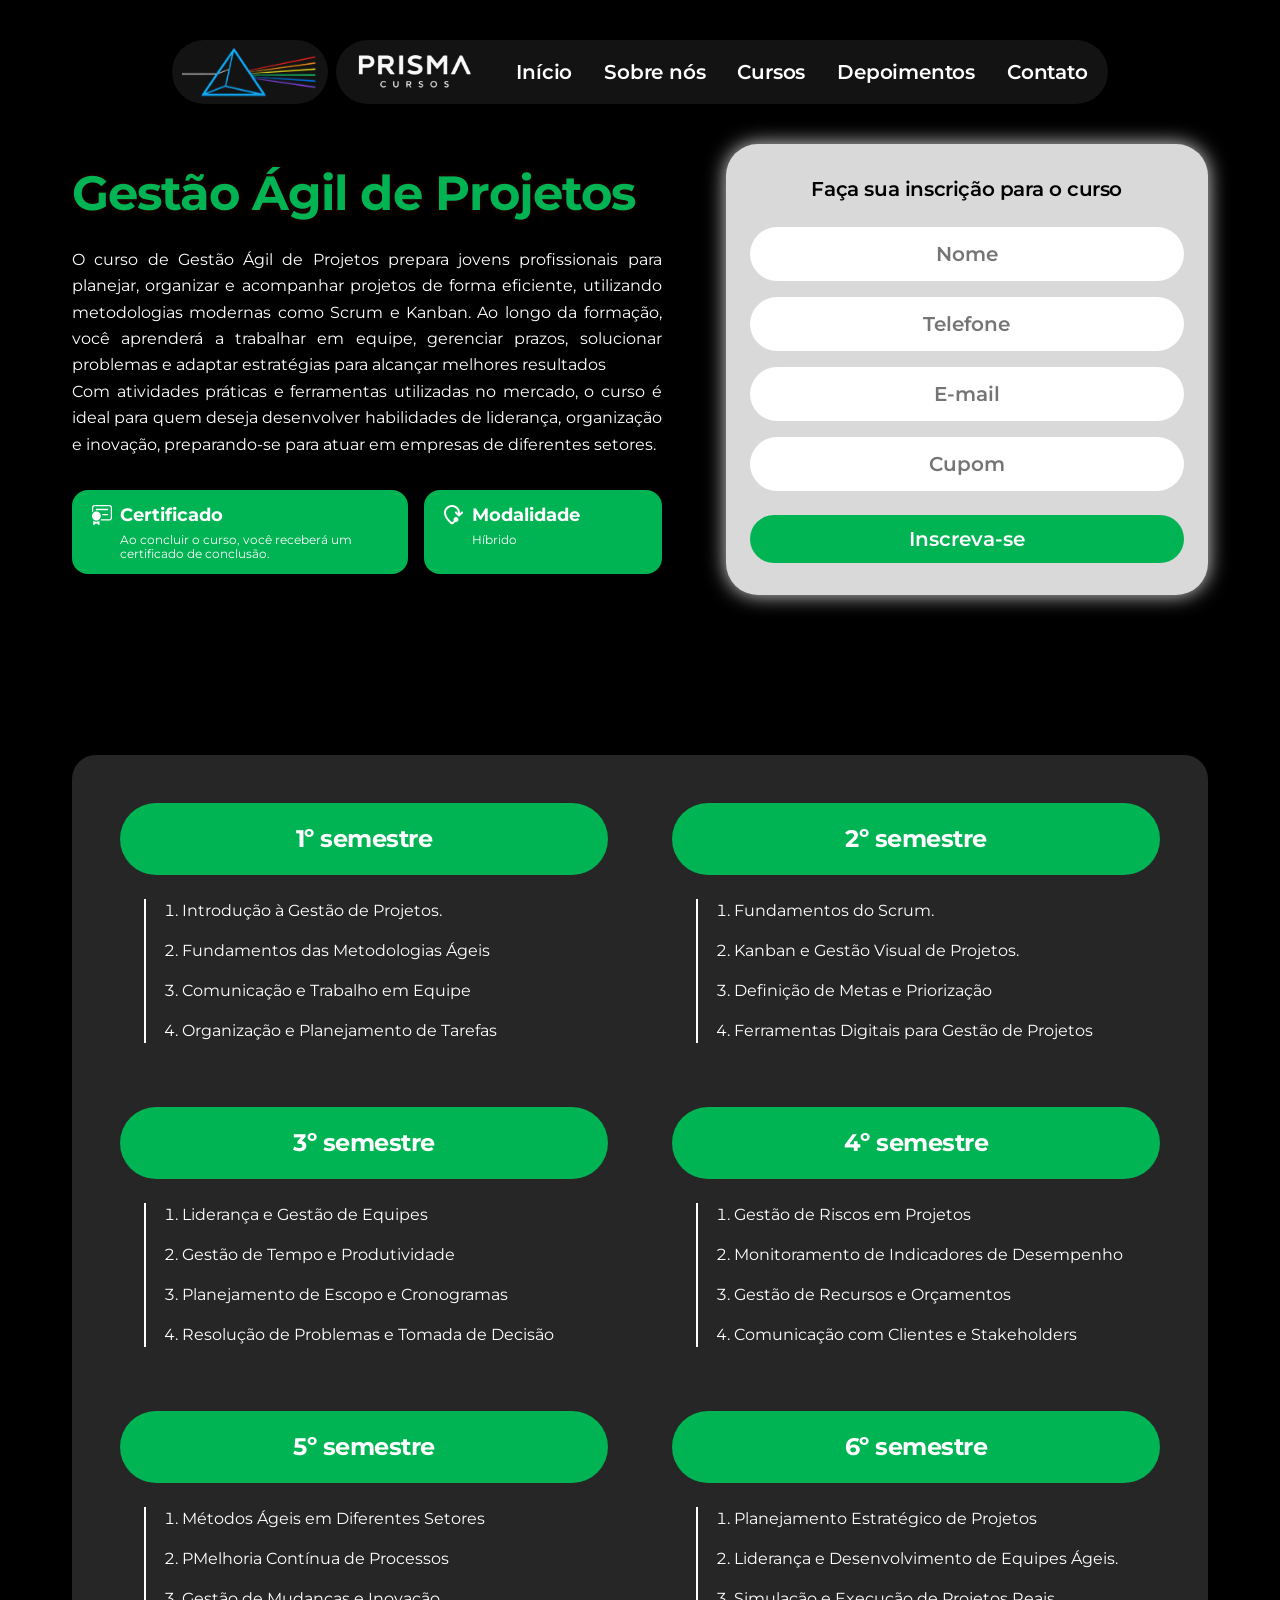
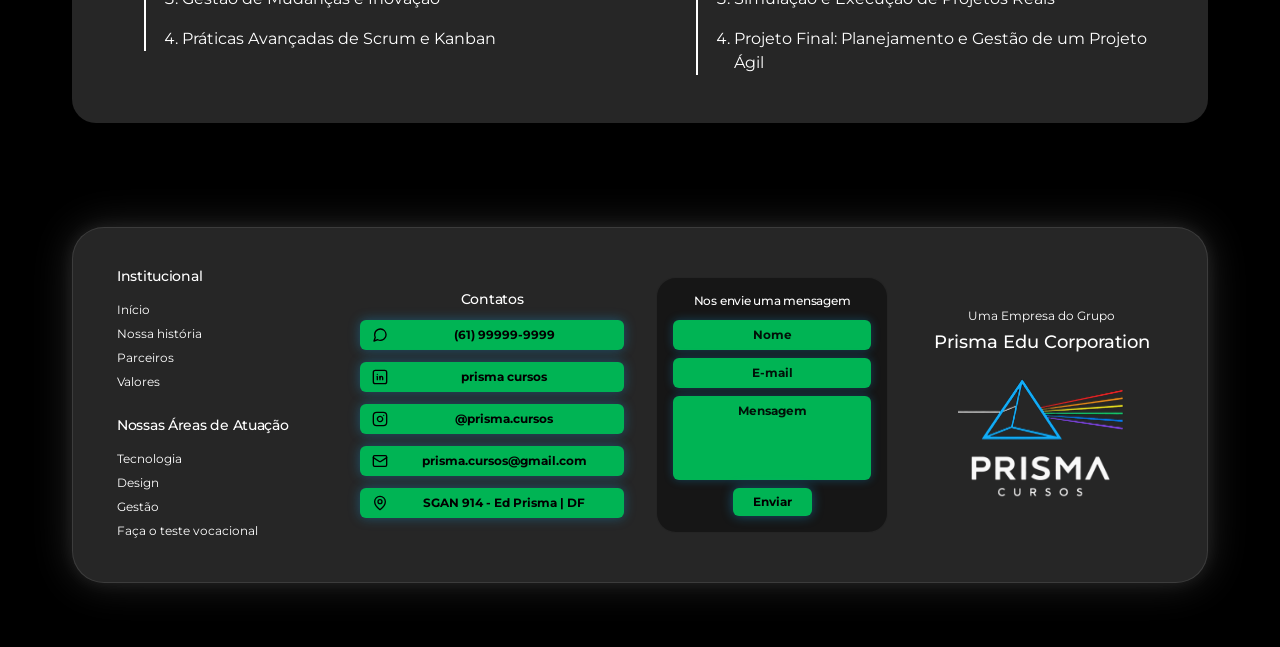
<file: pages/curso-gestao-agil.html>
<!DOCTYPE html>
<html lang="pt-BR">
<head>
    <meta charset="UTF-8">
    <meta name="viewport" content="width=device-width, initial-scale=1.0">
    <title>Desenvolvimento Web Fullstack - Prisma Cursos</title>
    <link rel="preconnect" href="https://fonts.googleapis.com">
    <link rel="preconnect" href="https://fonts.gstatic.com" crossorigin>
    <link href="https://fonts.googleapis.com/css2?family=Montserrat:wght@400;500;600;700&display=swap" rel="stylesheet">
    <link rel="stylesheet" href="../css/variables.css">
    <link rel="stylesheet" href="../css/global.css">
    <link rel="stylesheet" href="../css/components/typography.css">
    <link rel="stylesheet" href="../css/components/buttons.css">
    <link rel="stylesheet" href="../css/navbar.css">
    <link rel="stylesheet" href="../css/components/navbar-mobile.css">
    <link rel="stylesheet" href="../css/curso-detalhes.css">
    <link rel="stylesheet" href="../css/quem-somos.css" />  
     <link rel="stylesheet" href="../css/footer.css" />
    <style>
    .sobre-nos-footer__link:hover {
            color: var(--color-prism-green) !important;
        }

        .sobre-nos-footer__contact-badge {
            background-color: var(--color-prism-green) !important;
        }

        .sobre-nos-footer__contact-badge:hover {
            box-shadow: 0 0 18px rgba(0, 180, 84, 0.6) !important;
        }

        .sobre-nos-footer__input,
        .sobre-nos-footer__textarea,
        .sobre-nos-footer__submit {
            background-color: var(--color-prism-green) !important;
        }

        .sobre-nos-footer__submit:hover {
             box-shadow: 0 0 18px rgba(0, 180, 84, 0.6) !important;
        }
</style>
</head>
<body>
    <header class="site-header">
        <nav class="navbar" aria-label="Navegação principal">
            <div class="navbar__symbol">
                <img src="../assets/images/logo-prisma-simbolo.svg" alt="" width="136" height="52">
            </div>
            <div class="navbar__menu">
                <a href="../index.html#inicio" class="navbar__logo">
                    <img src="../assets/images/logo-prisma-texto.svg" alt="Prisma Cursos" width="120" height="44">
                </a>
                <button
                    class="navbar__toggle"
                    type="button"
                    aria-expanded="false"
                    aria-controls="menu-principal"
                    aria-label="Abrir menu"
                    data-menu-toggle
                >
                    <span class="navbar__toggle-bar"></span>
                    <span class="navbar__toggle-bar"></span>
                    <span class="navbar__toggle-bar"></span>
                </button>
                <ul class="navbar__links" id="menu-principal" data-menu>
                    <li><a href="../index.html#inicio" class="navbar__link">Início</a></li>
                    <li><a href="sobre-nos.html" class="navbar__link">Sobre nós</a></li>
                     <li><a href="cursos.html" class="navbar__link">Cursos</a></li>
                    <li><a href="../index.html#depoimentos" class="navbar__link">Depoimentos</a></li>
                    <li><a href="../index.html#contato" class="navbar__link">Contato</a></li>
                </ul>
            </div>
        </nav>        
    </header>

    <main class="curso-page curso--green">
        <section class="curso-hero section">
            <div class="container curso-hero__container">
                <div class="curso-hero__content">
                    <h1 class="curso-hero__title">Gestão Ágil de Projetos</h1>
                    <div class="curso-hero__description text-body">
                        <p>O curso de Gestão Ágil de Projetos prepara jovens profissionais para planejar, organizar e acompanhar projetos de forma eficiente, utilizando metodologias modernas como Scrum e Kanban. Ao longo da formação, você aprenderá a trabalhar em equipe, gerenciar prazos, solucionar problemas e adaptar estratégias para alcançar melhores resultados</p>
                        <p>Com atividades práticas e ferramentas utilizadas no mercado, o curso é ideal para quem deseja desenvolver habilidades de liderança, organização e inovação, preparando-se para atuar em empresas de diferentes setores.</p>
                    </div>
                    
                    <div class="curso-hero__badges">
                        <div class="curso-badge">
                            <div class="curso-badge__header">
                                <img src="../assets/icons/icon-certificado.svg" alt="" aria-hidden="true">
                                <strong>Certificado</strong>
                            </div>
                            <span>Ao concluir o curso, você receberá um certificado de conclusão.</span>
                        </div>
                        <div class="curso-badge">
                            <div class="curso-badge__header">
                                <img src="../assets/icons/icon-hibrido.svg" alt="" aria-hidden="true">
                                <strong>Modalidade</strong>
                            </div>
                            <span>Híbrido</span>
                        </div>
                    </div>
                </div>

                <div class="curso-hero__form-wrapper">
                    <h3 class="curso-form__title">Faça sua inscrição para o curso</h3>
                    
                    <!-- ESTADO 1: Formulário -->
                    <form class="curso-form" id="cursoForm" action="#" method="POST">
                        <input type="text" name="nome" placeholder="Nome" aria-label="Nome" required>
                        <input type="tel" name="telefone" placeholder="Telefone" aria-label="Telefone" required>
                        <input type="email" name="email" placeholder="E-mail" aria-label="E-mail" required>
                        <input type="text" name="cupom" placeholder="Cupom" aria-label="Cupom">
                        <button type="submit" class="btn btn--theme">Inscreva-se</button>
                    </form>

                    <!-- ESTADO 2: Sucesso (Oculto por padrão) -->
                    <div class="curso-form__success" id="formSuccess" style="display: none;">
                        <div class="success-card">
                            <h4>Inscrição confirmada!</h4>
                            <p>Fique de olho na sua caixa de entrada, acabamos de enviar as informações para o e-mail cadastrado.</p>
                            <button type="button" class="btn btn--dark" id="btnVoltar">Voltar</button>
                        </div>
                    </div>
                </div>
            </div>
        </section>

        <section class="curso-matriz section">
            <div class="container">
                <div class="matriz__surface">
                    <div class="matriz__grid">
                        
                        <article class="semestre-item">
                            <h4 class="semestre-item__title">1º semestre</h4>
                            <div class="semestre-item__content">
                                <ol>
                                    <li>Introdução à Gestão de Projetos.</li>
                                    <li>Fundamentos das Metodologias Ágeis</li>
                                    <li>Comunicação e Trabalho em Equipe</li>
                                    <li>Organização e Planejamento de Tarefas</li>
                                </ol>
                            </div>
                        </article>

                        <article class="semestre-item">
                            <h4 class="semestre-item__title">2º semestre</h4>
                            <div class="semestre-item__content">
                                <ol>
                                    <li>Fundamentos do Scrum.</li>
                                    <li>Kanban e Gestão Visual de Projetos.</li>
                                    <li>Definição de Metas e Priorização</li>
                                    <li>Ferramentas Digitais para Gestão de Projetos</li>
                                </ol>
                            </div>
                        </article>
                        
                        <article class="semestre-item">
                            <h4 class="semestre-item__title">3º semestre</h4>
                            <div class="semestre-item__content">
                                <ol>
                                    <li>Liderança e Gestão de Equipes</li>
                                    <li>Gestão de Tempo e Produtividade</li>
                                    <li>Planejamento de Escopo e Cronogramas</li>
                                    <li>Resolução de Problemas e Tomada de Decisão</li>
                                </ol>
                            </div>
                        </article>
                        
                        <article class="semestre-item">
                            <h4 class="semestre-item__title">4º semestre</h4>
                            <div class="semestre-item__content">
                                <ol>
                                    <li>Gestão de Riscos em Projetos</li>
                                    <li>Monitoramento de Indicadores de Desempenho</li>
                                    <li>Gestão de Recursos e Orçamentos</li>
                                    <li>Comunicação com Clientes e Stakeholders</li>
                                </ol>
                            </div>
                        </article>

                        <article class="semestre-item">
                            <h4 class="semestre-item__title">5º semestre</h4>
                            <div class="semestre-item__content">
                                <ol>
                                    <li>Métodos Ágeis em Diferentes Setores</li>
                                    <li>PMelhoria Contínua de Processos</li>
                                    <li>Gestão de Mudanças e Inovação</li>
                                    <li>Práticas Avançadas de Scrum e Kanban</li>
                                </ol>
                            </div>
                        </article>

                        <article class="semestre-item">
                            <h4 class="semestre-item__title">6º semestre</h4>
                            <div class="semestre-item__content">
                                <ol>
                                    <li>Planejamento Estratégico de Projetos</li>
                                    <li>Liderança e Desenvolvimento de Equipes Ágeis.</li>
                                    <li>Simulação e Execução de Projetos Reais</li>
                                    <li>Projeto Final: Planejamento e Gestão de um Projeto Ágil</li>
                                </ol>
                            </div>
                        </article>

                    </div>
                </div>
            </div>
        </section>
    </main>
    <footer id="contato" class="sobre-nos-footer" aria-label="Rodapé e Contato Institucional">
        <div class="container">
            <div class="sobre-nos-footer__card">
                <div class="sobre-nos-footer__nav-col">
                    <div class="sobre-nos-footer__nav-group">
                        <h2 class="sobre-nos-footer__heading">Institucional</h2>
                        <ul class="sobre-nos-footer__list" role="list">
                            <li><a href="../index.html#inicio" class="sobre-nos-footer__link">Início</a></li>
                            <li><a href="sobre-nos.html#sobre-nos-historia" class="sobre-nos-footer__link">Nossa história</a></li>
                            <li><a href="../index.html#inicio" class="sobre-nos-footer__link">Parceiros</a></li>
                            <li><a href="sobre-nos.html#valores" class="sobre-nos-footer__link">Valores</a></li>
                        </ul>
                    </div>

                     <div class="sobre-nos-footer__nav-group">
                        <h2 class="sobre-nos-footer__heading">Nossas Áreas de Atuação</h2>
                        <ul class="sobre-nos-footer__list" role="list">
                            <li><a href="../pages/cursos.html#tecnologia" class="sobre-nos-footer__link">Tecnologia</a></li>
                            <li><a href="../pages/cursos.html#design" class="sobre-nos-footer__link">Design</a></li>
                            <li><a href="../pages/cursos.html#gestao" class="sobre-nos-footer__link">Gestão</a></li>
                            <li><a href="../pages/teste-vocacional.html" class="sobre-nos-footer__link">Faça o teste vocacional</a></li>
                        </ul>
                    </div>
                </div>

                <div class="sobre-nos-footer__contacts-col">
                    <h2 class="sobre-nos-footer__heading sobre-nos-footer__heading--center">Contatos</h2>
                    <ul class="sobre-nos-footer__contacts-list" role="list">
                        <li>
                            <a href="https://wa.me/5561999999999" target="_blank" rel="noopener noreferrer" class="sobre-nos-footer__contact-badge">
                                <svg class="sobre-nos-footer__contact-icon" viewBox="0 0 24 24" width="16" height="16" fill="none" stroke="currentColor" stroke-width="2" stroke-linecap="round" stroke-linejoin="round" aria-hidden="true">
                                    <path d="M21 11.5a8.38 8.38 0 0 1-.9 3.8 8.5 8.5 0 0 1-7.6 4.7 8.38 8.38 0 0 1-3.8-.9L3 21l1.9-5.7a8.38 8.38 0 0 1-.9-3.8 8.5 8.5 0 0 1 4.7-7.6 8.38 8.38 0 0 1 3.8-.9h.5a8.48 8.48 0 0 1 8 8v.5z"></path>
                                </svg>
                                <span>(61) 99999-9999</span>
                            </a>
                        </li>
                        <li>
                            <a href="https://www.linkedin.com" target="_blank" rel="noopener noreferrer" class="sobre-nos-footer__contact-badge">
                                <svg class="sobre-nos-footer__contact-icon" viewBox="0 0 24 24" width="16" height="16" fill="none" stroke="currentColor" stroke-width="2" stroke-linecap="round" stroke-linejoin="round" aria-hidden="true">
                                    <rect x="2" y="2" width="20" height="20" rx="3" ry="3"></rect>
                                    <line x1="8" y1="11" x2="8" y2="16"></line>
                                    <line x1="8" y1="8" x2="8" y2="8.01"></line>
                                    <path d="M12 16v-5"></path>
                                    <path d="M16 16v-3a2 2 0 0 0-4 0"></path>
                                </svg>
                                <span>prisma cursos</span>
                            </a>
                        </li>
                        <li>
                            <a href="https://www.instagram.com" target="_blank" rel="noopener noreferrer" class="sobre-nos-footer__contact-badge">
                                <svg class="sobre-nos-footer__contact-icon" viewBox="0 0 24 24" width="16" height="16" fill="none" stroke="currentColor" stroke-width="2" stroke-linecap="round" stroke-linejoin="round" aria-hidden="true">
                                    <rect x="2" y="2" width="20" height="20" rx="5" ry="5"></rect>
                                    <path d="M16 11.37A4 4 0 1 1 12.63 8 4 4 0 0 1 16 11.37z"></path>
                                    <line x1="17.5" y1="6.5" x2="17.51" y2="6.5"></line>
                                </svg>
                                <span>@prisma.cursos</span>
                            </a>
                        </li>
                        <li>
                            <a href="mailto:prisma.cursos@gmail.com" class="sobre-nos-footer__contact-badge">
                                <svg class="sobre-nos-footer__contact-icon" viewBox="0 0 24 24" width="16" height="16" fill="none" stroke="currentColor" stroke-width="2" stroke-linecap="round" stroke-linejoin="round" aria-hidden="true">
                                    <rect x="2" y="4" width="20" height="16" rx="2"></rect>
                                    <path d="m22 7-8.97 5.7a1.94 1.94 0 0 1-2.06 0L2 7"></path>
                                </svg>
                                <span>prisma.cursos@gmail.com</span>
                            </a>
                        </li>
                        <li>
                            <a href="#contato" class="sobre-nos-footer__contact-badge">
                                <svg class="sobre-nos-footer__contact-icon" viewBox="0 0 24 24" width="16" height="16" fill="none" stroke="currentColor" stroke-width="2" stroke-linecap="round" stroke-linejoin="round" aria-hidden="true">
                                    <path d="M20 10c0 6-8 12-8 12s-8-6-8-12a8 8 0 0 1 16 0Z"></path>
                                    <circle cx="12" cy="10" r="3"></circle>
                                </svg>
                                <span>SGAN 914 - Ed Prisma | DF</span>
                            </a>
                        </li>
                    </ul>
                </div>

                <div class="sobre-nos-footer__form-col">
                    <div class="sobre-nos-footer__form-box">
                        <h2 class="sobre-nos-footer__form-title">Nos envie uma mensagem</h2>
                        <form id="form-rodape" class="sobre-nos-footer__form" action="#contato" method="get">
                            <input
                                type="text"
                                name="nome"
                                class="sobre-nos-footer__input"
                                placeholder="Nome"
                                aria-label="Nome"
                                required
                            >
                            <input
                                type="email"
                                name="email"
                                class="sobre-nos-footer__input"
                                placeholder="E-mail"
                                aria-label="E-mail"
                                required
                            >
                            <textarea
                                name="mensagem"
                                class="sobre-nos-footer__textarea"
                                placeholder="Mensagem"
                                aria-label="Mensagem"
                                rows="4"
                                required
                            ></textarea>
                            <button id="btn-rodape" type="submit" class="sobre-nos-footer__submit">Enviar</button>
                        </form>
                    </div>
                </div>

                <div class="sobre-nos-footer__brand-col">
                    <div class="sobre-nos-footer__corp">
                        <p class="sobre-nos-footer__corp-label">Uma Empresa do Grupo</p>
                        <p class="sobre-nos-footer__corp-name">Prisma Edu Corporation</p>
                    </div>
                    <a href="../index.html#inicio" class="sobre-nos-footer__brand-logo" aria-label="Prisma Cursos - Voltar ao início">
                        <img
                            src="../assets/images/logo-prisma-simbolo.svg"
                            alt=""
                            width="168"
                            height="64"
                            class="sobre-nos-footer__brand-symbol"
                        >
                        <img
                            src="../assets/images/logo-prisma-texto.svg"
                            alt="Prisma Cursos"
                            width="148"
                            height="54"
                            class="sobre-nos-footer__brand-text"
                        >
                    </a>
                </div>
            </div>
        </div>
    </footer>
    <script src="../js/navbar-mobile.js"></script>
    <script src="../js/footer.js"></script>
    <script src="../js/curso-form.js" defer></script>
</body>
</html>
</file>
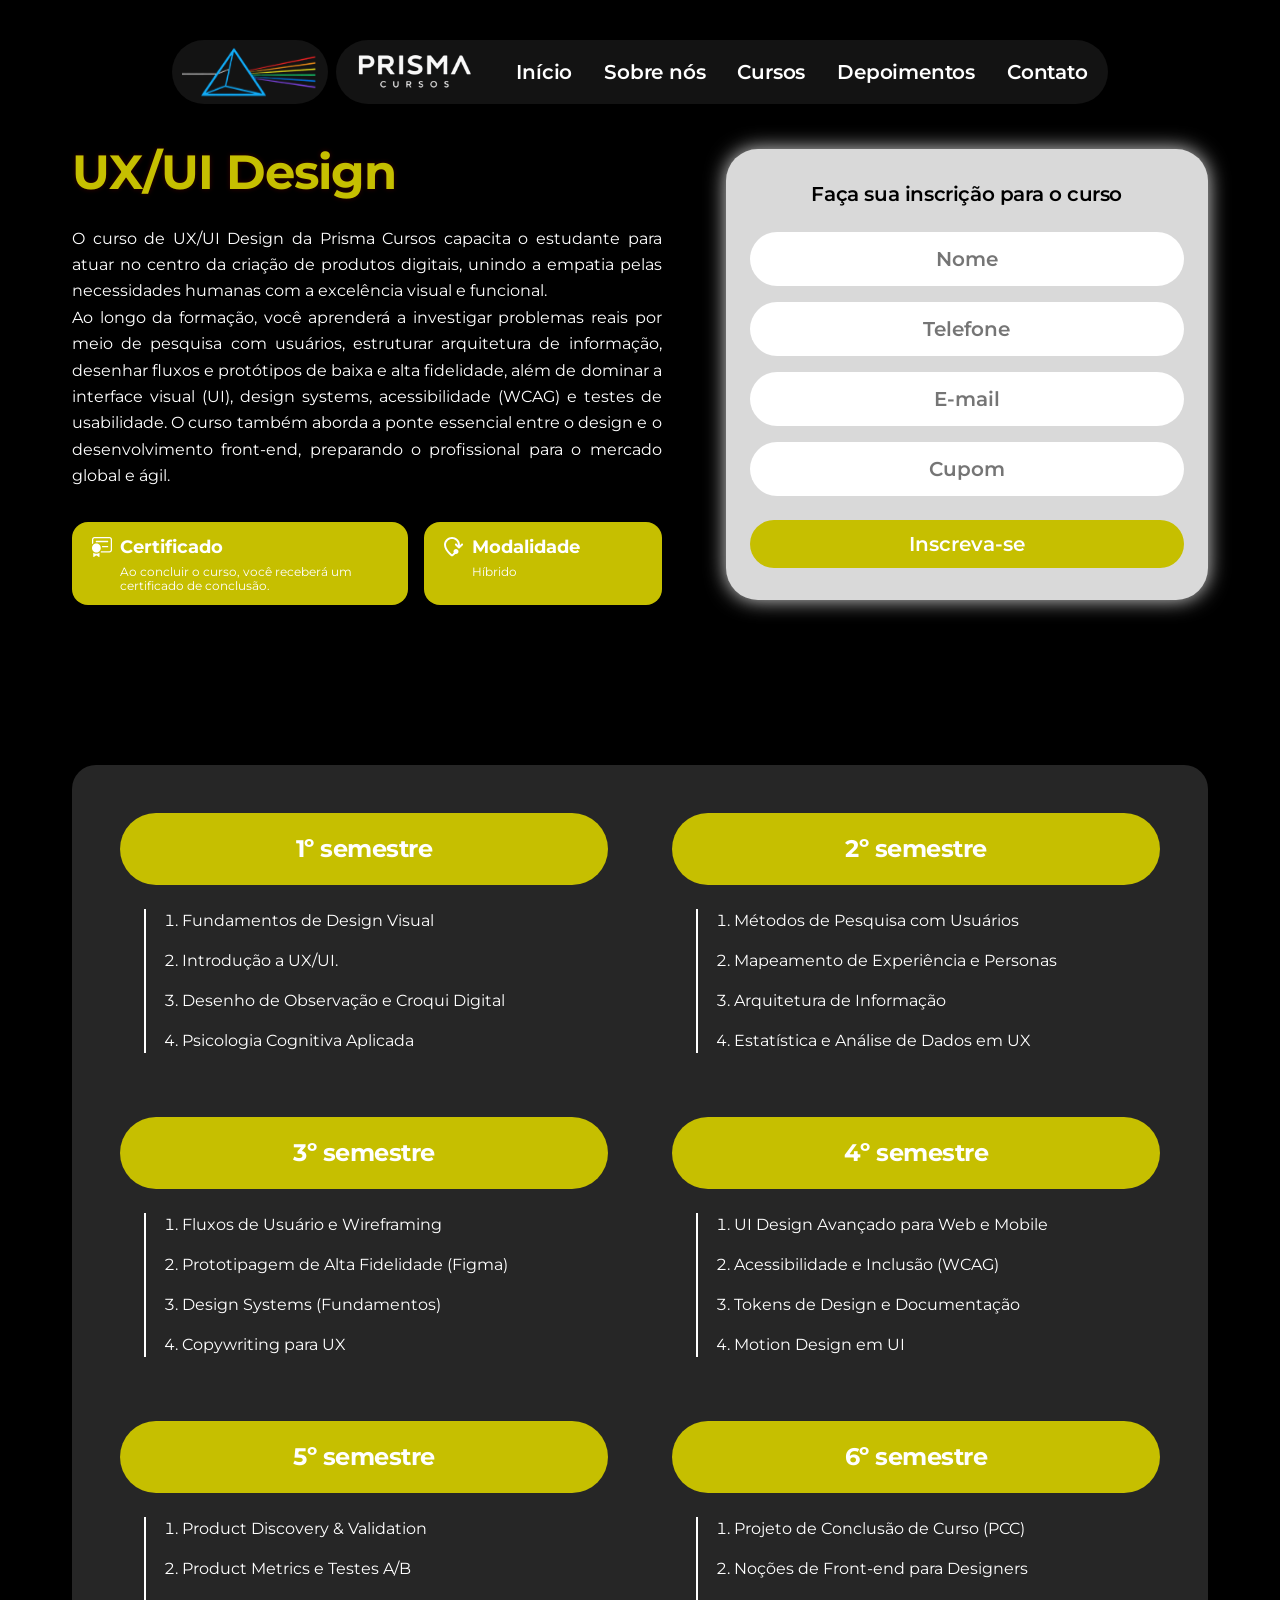
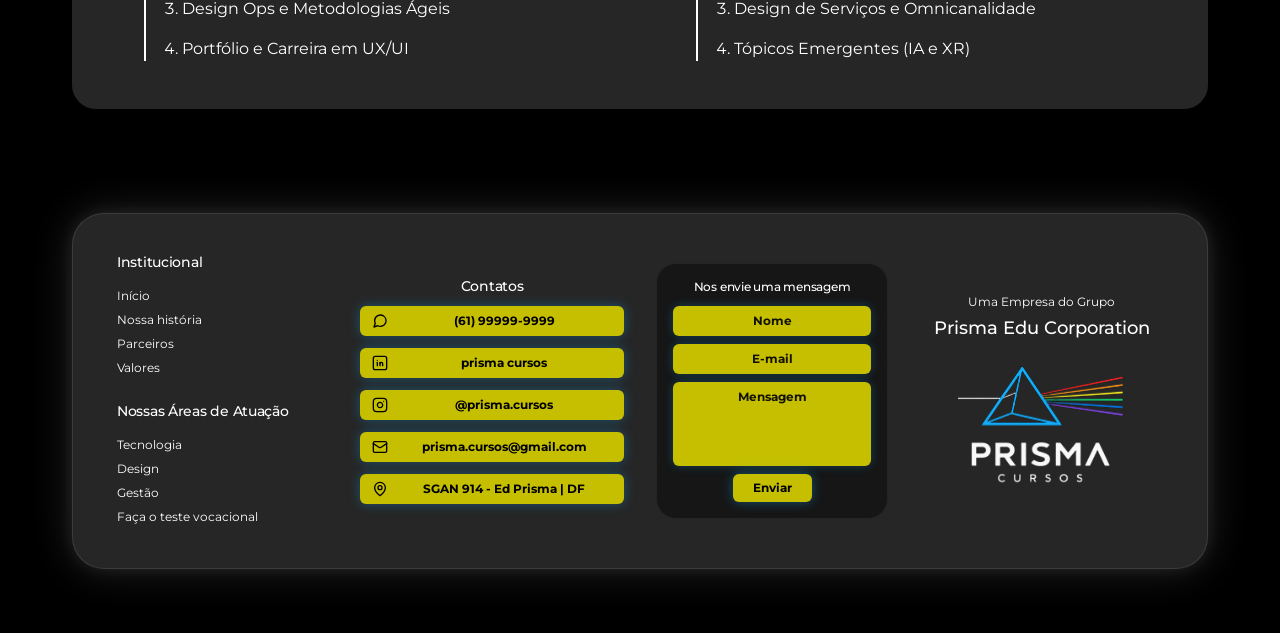
<file: pages/curso-ux-ui.html>
<!DOCTYPE html>
<html lang="pt-BR">
<head>
    <meta charset="UTF-8">
    <meta name="viewport" content="width=device-width, initial-scale=1.0">
    <title>Desenvolvimento Web Fullstack - Prisma Cursos</title>
    <link rel="preconnect" href="https://fonts.googleapis.com">
    <link rel="preconnect" href="https://fonts.gstatic.com" crossorigin>
    <link href="https://fonts.googleapis.com/css2?family=Montserrat:wght@400;500;600;700&display=swap" rel="stylesheet">
    <link rel="stylesheet" href="../css/variables.css">
    <link rel="stylesheet" href="../css/global.css">
    <link rel="stylesheet" href="../css/components/typography.css">
    <link rel="stylesheet" href="../css/components/buttons.css">
    <link rel="stylesheet" href="../css/navbar.css">
    <link rel="stylesheet" href="../css/components/navbar-mobile.css">
    <link rel="stylesheet" href="../css/curso-detalhes.css"> 
     <link rel="stylesheet" href="../css/footer.css" />
     <link rel="stylesheet" href="../css/quem-somos.css" /> 
    <style>
    .sobre-nos-footer__link:hover {
            color: var(--color-prism-yellow) !important;
        }

        .sobre-nos-footer__contact-badge {
            background-color: var(--color-prism-yellow) !important;
        }

        .sobre-nos-footer__contact-badge:hover {
            box-shadow: 0 0 18px rgba(198, 191, 0, 0.6) !important;
        }

        .sobre-nos-footer__input,
        .sobre-nos-footer__textarea,
        .sobre-nos-footer__submit {
            background-color: var(--color-prism-yellow) !important;
        }

        .sobre-nos-footer__submit:hover {
            box-shadow: 0 0 18px rgba(198, 191, 0, 0.6) !important;
        }
</style>
</head>
<body>
    <header class="site-header">
        <nav class="navbar" aria-label="Navegação principal">
            <div class="navbar__symbol">
                <img src="../assets/images/logo-prisma-simbolo.svg" alt="" width="136" height="52">
            </div>
            <div class="navbar__menu">
                <a href="../index.html#inicio" class="navbar__logo">
                    <img src="../assets/images/logo-prisma-texto.svg" alt="Prisma Cursos" width="120" height="44">
                </a>
                <button
                    class="navbar__toggle"
                    type="button"
                    aria-expanded="false"
                    aria-controls="menu-principal"
                    aria-label="Abrir menu"
                    data-menu-toggle
                >
                    <span class="navbar__toggle-bar"></span>
                    <span class="navbar__toggle-bar"></span>
                    <span class="navbar__toggle-bar"></span>
                </button>
                <ul class="navbar__links" id="menu-principal" data-menu>
                    <li><a href="../index.html#inicio" class="navbar__link">Início</a></li>
                    <li><a href="sobre-nos.html" class="navbar__link">Sobre nós</a></li>
                     <li><a href="cursos.html" class="navbar__link">Cursos</a></li>
                    <li><a href="../index.html#depoimentos" class="navbar__link">Depoimentos</a></li>
                    <li><a href="../index.html#contato" class="navbar__link">Contato</a></li>
                </ul>
            </div>
        </nav>        
    </header>

    <main class="curso-page curso--yellow">
        <section class="curso-hero section">
            <div class="container curso-hero__container">
                <div class="curso-hero__content">
                    <h1 class="curso-hero__title">UX/UI Design </h1>
                    <div class="curso-hero__description text-body">
                        <p>O curso de UX/UI Design da Prisma Cursos capacita o estudante para atuar no centro da criação de produtos digitais, unindo a empatia pelas necessidades humanas com a excelência visual e funcional.</p>
                        <p>Ao longo da formação, você aprenderá a investigar problemas reais por meio de pesquisa com usuários, estruturar arquitetura de informação, desenhar fluxos e protótipos de baixa e alta fidelidade, além de dominar a interface visual (UI), design systems, acessibilidade (WCAG) e testes de usabilidade. O curso também aborda a ponte essencial entre o design e o desenvolvimento front-end, preparando o profissional para o mercado global e ágil.</p>
                    </div>
                    
                    <div class="curso-hero__badges">
                        <div class="curso-badge">
                            <div class="curso-badge__header">
                                <img src="../assets/icons/icon-certificado.svg" alt="" aria-hidden="true">
                                <strong>Certificado</strong>
                            </div>
                            <span>Ao concluir o curso, você receberá um certificado de conclusão.</span>
                        </div>
                        <div class="curso-badge">
                            <div class="curso-badge__header">
                                <img src="../assets/icons/icon-hibrido.svg" alt="" aria-hidden="true">
                                <strong>Modalidade</strong>
                            </div>
                            <span>Híbrido</span>
                        </div>
                    </div>
                </div>

                <div class="curso-hero__form-wrapper">
                    <h3 class="curso-form__title">Faça sua inscrição para o curso</h3>
                    
                    <!-- ESTADO 1: Formulário -->
                    <form class="curso-form" id="cursoForm" action="#" method="POST">
                        <input type="text" name="nome" placeholder="Nome" aria-label="Nome" required>
                        <input type="tel" name="telefone" placeholder="Telefone" aria-label="Telefone" required>
                        <input type="email" name="email" placeholder="E-mail" aria-label="E-mail" required>
                        <input type="text" name="cupom" placeholder="Cupom" aria-label="Cupom">
                        <button type="submit" class="btn btn--theme">Inscreva-se</button>
                    </form>

                    <!-- ESTADO 2: Sucesso (Oculto por padrão) -->
                    <div class="curso-form__success" id="formSuccess" style="display: none;">
                        <div class="success-card">
                            <h4>Inscrição confirmada!</h4>
                            <p>Fique de olho na sua caixa de entrada, acabamos de enviar as informações para o e-mail cadastrado.</p>
                            <button type="button" class="btn btn--dark" id="btnVoltar">Voltar</button>
                        </div>
                    </div>
                </div>
            </div>
        </section>

        <section class="curso-matriz section">
            <div class="container">
                <div class="matriz__surface">
                    <div class="matriz__grid">
                        
                        <article class="semestre-item">
                            <h4 class="semestre-item__title">1º semestre</h4>
                            <div class="semestre-item__content">
                                <ol>
                                    <li>Fundamentos de Design Visual</li>
                                    <li>Introdução a UX/UI.</li>
                                    <li>Desenho de Observação e Croqui Digital</li>
                                    <li>Psicologia Cognitiva Aplicada</li>
                                </ol>
                            </div>
                        </article>

                        <article class="semestre-item">
                            <h4 class="semestre-item__title">2º semestre</h4>
                            <div class="semestre-item__content">
                                <ol>
                                    <li>Métodos de Pesquisa com Usuários</li>
                                    <li>Mapeamento de Experiência e Personas</li>
                                    <li>Arquitetura de Informação</li>
                                    <li>Estatística e Análise de Dados em UX</li>
                                </ol>
                            </div>
                        </article>
                        
                        <article class="semestre-item">
                            <h4 class="semestre-item__title">3º semestre</h4>
                            <div class="semestre-item__content">
                                <ol>
                                    <li>Fluxos de Usuário e Wireframing</li>
                                    <li>Prototipagem de Alta Fidelidade (Figma)</li>
                                    <li>Design Systems (Fundamentos)</li>
                                    <li>Copywriting para UX</li>
                                </ol>
                            </div>
                        </article>
                        
                        <article class="semestre-item">
                            <h4 class="semestre-item__title">4º semestre</h4>
                            <div class="semestre-item__content">
                                <ol>
                                    <li>UI Design Avançado para Web e Mobile</li>
                                    <li>Acessibilidade e Inclusão (WCAG)</li>
                                    <li>Tokens de Design e Documentação</li>
                                    <li>Motion Design em UI</li>
                                </ol>
                            </div>
                        </article>

                        <article class="semestre-item">
                            <h4 class="semestre-item__title">5º semestre</h4>
                            <div class="semestre-item__content">
                                <ol>
                                    <li>Product Discovery & Validation</li>
                                    <li>Product Metrics e Testes A/B</li>
                                    <li>Design Ops e Metodologias Ágeis</li>
                                    <li>Portfólio e Carreira em UX/UI</li>
                                </ol>
                            </div>
                        </article>

                        <article class="semestre-item">
                            <h4 class="semestre-item__title">6º semestre</h4>
                            <div class="semestre-item__content">
                                <ol>
                                    <li>Projeto de Conclusão de Curso (PCC)</li>
                                    <li>Noções de Front-end para Designers</li>
                                    <li>Design de Serviços e Omnicanalidade</li>
                                    <li>Tópicos Emergentes (IA e XR)</li>
                                </ol>
                            </div>
                        </article>

                    </div>
                </div>
            </div>
        </section>
    </main>
    <footer id="contato" class="sobre-nos-footer" aria-label="Rodapé e Contato Institucional">
        <div class="container">
            <div class="sobre-nos-footer__card">
                <div class="sobre-nos-footer__nav-col">
                    <div class="sobre-nos-footer__nav-group">
                        <h2 class="sobre-nos-footer__heading">Institucional</h2>
                        <ul class="sobre-nos-footer__list" role="list">
                            <li><a href="../index.html#inicio" class="sobre-nos-footer__link">Início</a></li>
                            <li><a href="sobre-nos.html#sobre-nos-historia" class="sobre-nos-footer__link">Nossa história</a></li>
                            <li><a href="../index.html#inicio" class="sobre-nos-footer__link">Parceiros</a></li>
                            <li><a href="sobre-nos.html#valores" class="sobre-nos-footer__link">Valores</a></li>
                        </ul>
                    </div>

                    <div class="sobre-nos-footer__nav-group">
                        <h2 class="sobre-nos-footer__heading">Nossas Áreas de Atuação</h2>
                        <ul class="sobre-nos-footer__list" role="list">
                            <li><a href="../pages/cursos.html#tecnologia" class="sobre-nos-footer__link">Tecnologia</a></li>
                            <li><a href="../pages/cursos.html#design" class="sobre-nos-footer__link">Design</a></li>
                            <li><a href="../pages/cursos.html#gestao" class="sobre-nos-footer__link">Gestão</a></li>
                            <li><a href="../pages/teste-vocacional.html" class="sobre-nos-footer__link">Faça o teste vocacional</a></li>
                        </ul>
                    </div>
                </div>

                <div class="sobre-nos-footer__contacts-col">
                    <h2 class="sobre-nos-footer__heading sobre-nos-footer__heading--center">Contatos</h2>
                    <ul class="sobre-nos-footer__contacts-list" role="list">
                        <li>
                            <a href="https://wa.me/5561999999999" target="_blank" rel="noopener noreferrer" class="sobre-nos-footer__contact-badge">
                                <svg class="sobre-nos-footer__contact-icon" viewBox="0 0 24 24" width="16" height="16" fill="none" stroke="currentColor" stroke-width="2" stroke-linecap="round" stroke-linejoin="round" aria-hidden="true">
                                    <path d="M21 11.5a8.38 8.38 0 0 1-.9 3.8 8.5 8.5 0 0 1-7.6 4.7 8.38 8.38 0 0 1-3.8-.9L3 21l1.9-5.7a8.38 8.38 0 0 1-.9-3.8 8.5 8.5 0 0 1 4.7-7.6 8.38 8.38 0 0 1 3.8-.9h.5a8.48 8.48 0 0 1 8 8v.5z"></path>
                                </svg>
                                <span>(61) 99999-9999</span>
                            </a>
                        </li>
                        <li>
                            <a href="https://www.linkedin.com" target="_blank" rel="noopener noreferrer" class="sobre-nos-footer__contact-badge">
                                <svg class="sobre-nos-footer__contact-icon" viewBox="0 0 24 24" width="16" height="16" fill="none" stroke="currentColor" stroke-width="2" stroke-linecap="round" stroke-linejoin="round" aria-hidden="true">
                                    <rect x="2" y="2" width="20" height="20" rx="3" ry="3"></rect>
                                    <line x1="8" y1="11" x2="8" y2="16"></line>
                                    <line x1="8" y1="8" x2="8" y2="8.01"></line>
                                    <path d="M12 16v-5"></path>
                                    <path d="M16 16v-3a2 2 0 0 0-4 0"></path>
                                </svg>
                                <span>prisma cursos</span>
                            </a>
                        </li>
                        <li>
                            <a href="https://www.instagram.com" target="_blank" rel="noopener noreferrer" class="sobre-nos-footer__contact-badge">
                                <svg class="sobre-nos-footer__contact-icon" viewBox="0 0 24 24" width="16" height="16" fill="none" stroke="currentColor" stroke-width="2" stroke-linecap="round" stroke-linejoin="round" aria-hidden="true">
                                    <rect x="2" y="2" width="20" height="20" rx="5" ry="5"></rect>
                                    <path d="M16 11.37A4 4 0 1 1 12.63 8 4 4 0 0 1 16 11.37z"></path>
                                    <line x1="17.5" y1="6.5" x2="17.51" y2="6.5"></line>
                                </svg>
                                <span>@prisma.cursos</span>
                            </a>
                        </li>
                        <li>
                            <a href="mailto:prisma.cursos@gmail.com" class="sobre-nos-footer__contact-badge">
                                <svg class="sobre-nos-footer__contact-icon" viewBox="0 0 24 24" width="16" height="16" fill="none" stroke="currentColor" stroke-width="2" stroke-linecap="round" stroke-linejoin="round" aria-hidden="true">
                                    <rect x="2" y="4" width="20" height="16" rx="2"></rect>
                                    <path d="m22 7-8.97 5.7a1.94 1.94 0 0 1-2.06 0L2 7"></path>
                                </svg>
                                <span>prisma.cursos@gmail.com</span>
                            </a>
                        </li>
                        <li>
                            <a href="#contato" class="sobre-nos-footer__contact-badge">
                                <svg class="sobre-nos-footer__contact-icon" viewBox="0 0 24 24" width="16" height="16" fill="none" stroke="currentColor" stroke-width="2" stroke-linecap="round" stroke-linejoin="round" aria-hidden="true">
                                    <path d="M20 10c0 6-8 12-8 12s-8-6-8-12a8 8 0 0 1 16 0Z"></path>
                                    <circle cx="12" cy="10" r="3"></circle>
                                </svg>
                                <span>SGAN 914 - Ed Prisma | DF</span>
                            </a>
                        </li>
                    </ul>
                </div>

                <div class="sobre-nos-footer__form-col">
                    <div class="sobre-nos-footer__form-box">
                        <h2 class="sobre-nos-footer__form-title">Nos envie uma mensagem</h2>
                        <form id="form-rodape" class="sobre-nos-footer__form" action="#contato" method="get">
                            <input
                                type="text"
                                name="nome"
                                class="sobre-nos-footer__input"
                                placeholder="Nome"
                                aria-label="Nome"
                                required
                            >
                            <input
                                type="email"
                                name="email"
                                class="sobre-nos-footer__input"
                                placeholder="E-mail"
                                aria-label="E-mail"
                                required
                            >
                            <textarea
                                name="mensagem"
                                class="sobre-nos-footer__textarea"
                                placeholder="Mensagem"
                                aria-label="Mensagem"
                                rows="4"
                                required
                            ></textarea>
                            <button id="btn-rodape" type="submit" class="sobre-nos-footer__submit">Enviar</button>
                        </form>
                    </div>
                </div>

                <div class="sobre-nos-footer__brand-col">
                    <div class="sobre-nos-footer__corp">
                        <p class="sobre-nos-footer__corp-label">Uma Empresa do Grupo</p>
                        <p class="sobre-nos-footer__corp-name">Prisma Edu Corporation</p>
                    </div>
                    <a href="../index.html#inicio" class="sobre-nos-footer__brand-logo" aria-label="Prisma Cursos - Voltar ao início">
                        <img
                            src="../assets/images/logo-prisma-simbolo.svg"
                            alt=""
                            width="168"
                            height="64"
                            class="sobre-nos-footer__brand-symbol"
                        >
                        <img
                            src="../assets/images/logo-prisma-texto.svg"
                            alt="Prisma Cursos"
                            width="148"
                            height="54"
                            class="sobre-nos-footer__brand-text"
                        >
                    </a>
                </div>
            </div>
        </div>
    </footer>
    <script src="../js/navbar-mobile.js"></script>
    <script src="../js/footer.js"></script>
    <script src="../js/curso-form.js" defer></script>
</body>
</html>
</file>
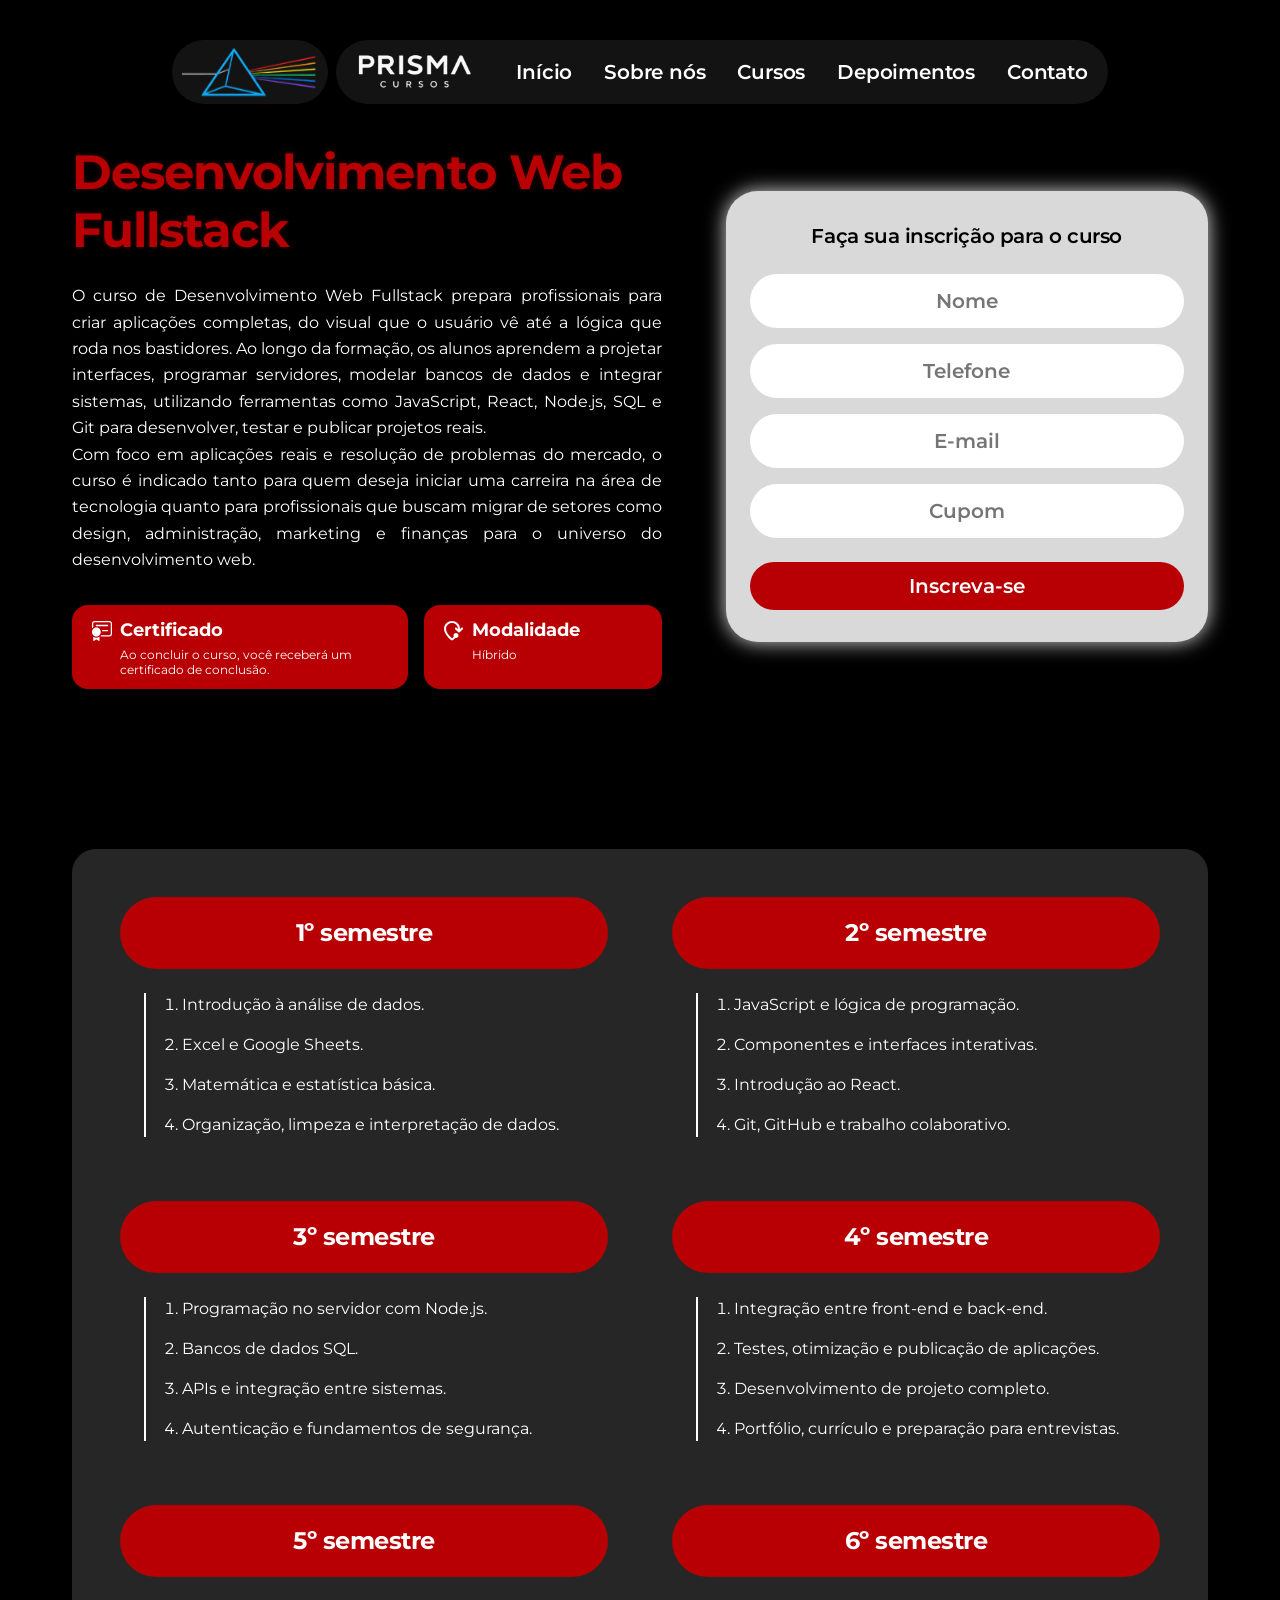
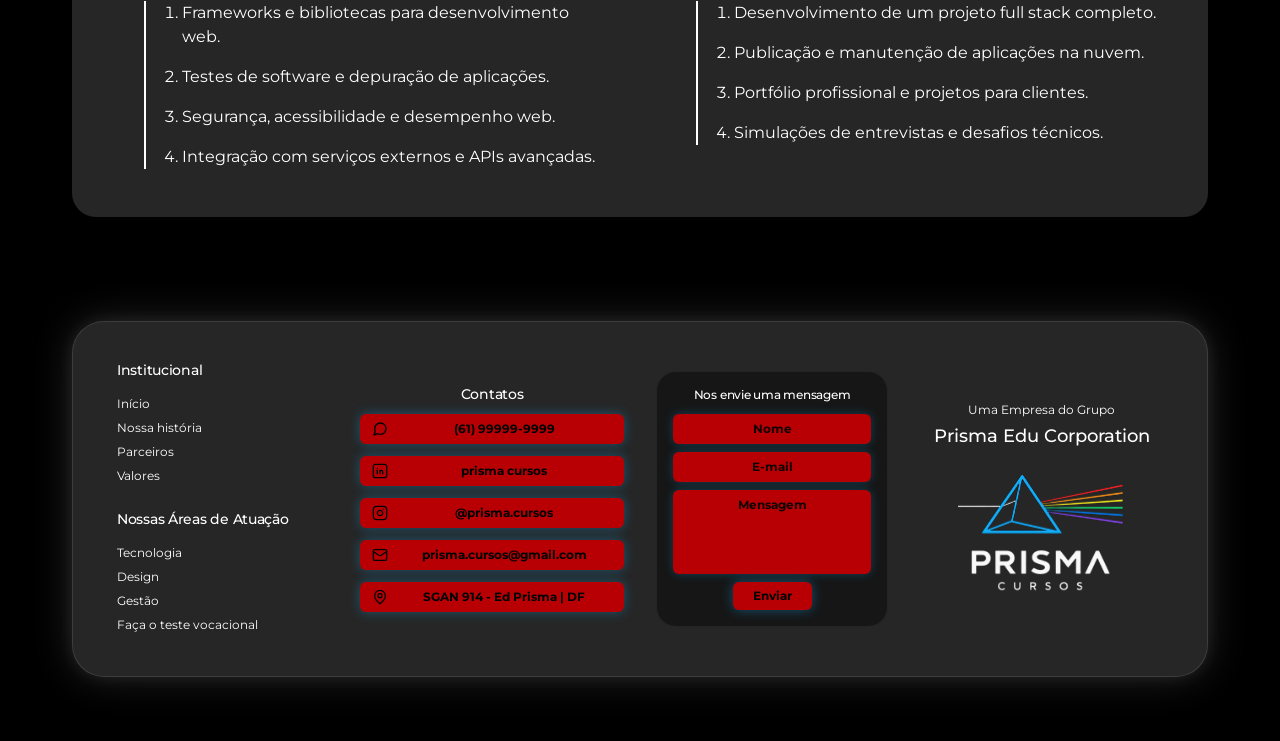
<file: pages/curso-web-fullstack.html>
<!DOCTYPE html>
<html lang="pt-BR">
<head>
    <meta charset="UTF-8">
    <meta name="viewport" content="width=device-width, initial-scale=1.0">
    <title>Desenvolvimento Web Fullstack - Prisma Cursos</title>
    <link rel="preconnect" href="https://fonts.googleapis.com">
    <link rel="preconnect" href="https://fonts.gstatic.com" crossorigin>
    <link href="https://fonts.googleapis.com/css2?family=Montserrat:wght@400;500;600;700&display=swap" rel="stylesheet">
    <link rel="stylesheet" href="../css/variables.css">
    <link rel="stylesheet" href="../css/global.css">
    <link rel="stylesheet" href="../css/components/typography.css">
    <link rel="stylesheet" href="../css/components/buttons.css">
    <link rel="stylesheet" href="../css/navbar.css">
    <link rel="stylesheet" href="../css/components/navbar-mobile.css">
    <link rel="stylesheet" href="../css/curso-detalhes.css"> 
     <link rel="stylesheet" href="../css/footer.css" />
     <link rel="stylesheet" href="../css/quem-somos.css" /> 
    <style>
    .sobre-nos-footer__link:hover {
            color: var(--color-prism-red) !important;
        }

        .sobre-nos-footer__contact-badge {
            background-color: var(--color-prism-red) !important;
        }

        .sobre-nos-footer__contact-badge:hover {
            box-shadow: 0 0 18px rgba(184, 0, 4, 0.6) !important;
        }

        .sobre-nos-footer__input,
        .sobre-nos-footer__textarea,
        .sobre-nos-footer__submit {
            background-color: var(--color-prism-red) !important;
        }

        .sobre-nos-footer__submit:hover {
            box-shadow: 0 0 18px rgba(184, 0, 4, 0.6) !important;
        }
</style>
</head>
<body>
    <header class="site-header">
        <nav class="navbar" aria-label="Navegação principal">
            <div class="navbar__symbol">
                <img src="../assets/images/logo-prisma-simbolo.svg" alt="" width="136" height="52">
            </div>
            <div class="navbar__menu">
                <a href="../index.html#inicio" class="navbar__logo">
                    <img src="../assets/images/logo-prisma-texto.svg" alt="Prisma Cursos" width="120" height="44">
                </a>
                <button
                    class="navbar__toggle"
                    type="button"
                    aria-expanded="false"
                    aria-controls="menu-principal"
                    aria-label="Abrir menu"
                    data-menu-toggle
                >
                    <span class="navbar__toggle-bar"></span>
                    <span class="navbar__toggle-bar"></span>
                    <span class="navbar__toggle-bar"></span>
                </button>
                <ul class="navbar__links" id="menu-principal" data-menu>
                    <li><a href="../index.html#inicio" class="navbar__link">Início</a></li>
                    <li><a href="sobre-nos.html" class="navbar__link">Sobre nós</a></li>
                     <li><a href="cursos.html" class="navbar__link">Cursos</a></li>
                    <li><a href="../index.html#depoimentos" class="navbar__link">Depoimentos</a></li>
                    <li><a href="../index.html#contato" class="navbar__link">Contato</a></li>
                </ul>
            </div>
        </nav>        
    </header>

    <!-- A classe curso--red define que o tema deste curso específico é vermelho -->
    <main class="curso-page curso--red">
        <section class="curso-hero section">
            <div class="container curso-hero__container">
                <div class="curso-hero__content">
                    <h1 class="curso-hero__title">Desenvolvimento Web Fullstack</h1>
                    <div class="curso-hero__description text-body">
                        <p>O curso de Desenvolvimento Web Fullstack prepara profissionais para criar aplicações completas, do visual que o usuário vê até a lógica que roda nos bastidores. Ao longo da formação, os alunos aprendem a projetar interfaces, programar servidores, modelar bancos de dados e integrar sistemas, utilizando ferramentas como JavaScript, React, Node.js, SQL e Git para desenvolver, testar e publicar projetos reais.</p>
                        <p>Com foco em aplicações reais e resolução de problemas do mercado, o curso é indicado tanto para quem deseja iniciar uma carreira na área de tecnologia quanto para profissionais que buscam migrar de setores como design, administração, marketing e finanças para o universo do desenvolvimento web.</p>
                    </div>
                    
                    <div class="curso-hero__badges">
                        <div class="curso-badge">
                            <div class="curso-badge__header">
                                <img src="../assets/icons/icon-certificado.svg" alt="" aria-hidden="true">
                                <strong>Certificado</strong>
                            </div>
                            <span>Ao concluir o curso, você receberá um certificado de conclusão.</span>
                        </div>
                        <div class="curso-badge">
                            <div class="curso-badge__header">
                                <img src="../assets/icons/icon-hibrido.svg" alt="" aria-hidden="true">
                                <strong>Modalidade</strong>
                            </div>
                            <span>Híbrido</span>
                        </div>
                    </div>
                </div>

                <div class="curso-hero__form-wrapper">
                    <h3 class="curso-form__title">Faça sua inscrição para o curso</h3>
                    
                    <!-- ESTADO 1: Formulário -->
                    <form class="curso-form" id="cursoForm" action="#" method="POST">
                        <input type="text" name="nome" placeholder="Nome" aria-label="Nome" required>
                        <input type="tel" name="telefone" placeholder="Telefone" aria-label="Telefone" required>
                        <input type="email" name="email" placeholder="E-mail" aria-label="E-mail" required>
                        <input type="text" name="cupom" placeholder="Cupom" aria-label="Cupom">
                        <button type="submit" class="btn btn--theme">Inscreva-se</button>
                    </form>

                    <!-- ESTADO 2: Sucesso (Oculto por padrão) -->
                    <div class="curso-form__success" id="formSuccess" style="display: none;">
                        <div class="success-card">
                            <h4>Inscrição confirmada!</h4>
                            <p>Fique de olho na sua caixa de entrada, acabamos de enviar as informações para o e-mail cadastrado.</p>
                            <button type="button" class="btn btn--dark" id="btnVoltar">Voltar</button>
                        </div>
                    </div>
                </div>
            </div>
        </section>

        <section class="curso-matriz section">
            <div class="container">
                <div class="matriz__surface">
                    <div class="matriz__grid">
                        
                        <article class="semestre-item">
                            <h4 class="semestre-item__title">1º semestre</h4>
                            <div class="semestre-item__content">
                                <ol>
                                    <li>Introdução à análise de dados.</li>
                                    <li>Excel e Google Sheets.</li>
                                    <li>Matemática e estatística básica.</li>
                                    <li>Organização, limpeza e interpretação de dados.</li>
                                </ol>
                            </div>
                        </article>

                        <article class="semestre-item">
                            <h4 class="semestre-item__title">2º semestre</h4>
                            <div class="semestre-item__content">
                                <ol>
                                    <li>JavaScript e lógica de programação.</li>
                                    <li>Componentes e interfaces interativas.</li>
                                    <li>Introdução ao React.</li>
                                    <li>Git, GitHub e trabalho colaborativo.</li>
                                </ol>
                            </div>
                        </article>
                        
                        <article class="semestre-item">
                            <h4 class="semestre-item__title">3º semestre</h4>
                            <div class="semestre-item__content">
                                <ol>
                                    <li>Programação no servidor com Node.js.</li>
                                    <li>Bancos de dados SQL.</li>
                                    <li>APIs e integração entre sistemas.</li>
                                    <li>Autenticação e fundamentos de segurança.</li>
                                </ol>
                            </div>
                        </article>
                        
                        <article class="semestre-item">
                            <h4 class="semestre-item__title">4º semestre</h4>
                            <div class="semestre-item__content">
                                <ol>
                                    <li>Integração entre front-end e back-end.</li>
                                    <li>Testes, otimização e publicação de aplicações.</li>
                                    <li>Desenvolvimento de projeto completo.</li>
                                    <li>Portfólio, currículo e preparação para entrevistas.</li>
                                </ol>
                            </div>
                        </article>

                        <article class="semestre-item">
                            <h4 class="semestre-item__title">5º semestre</h4>
                            <div class="semestre-item__content">
                                <ol>
                                    <li>Frameworks e bibliotecas para desenvolvimento web.</li>
                                    <li>Testes de software e depuração de aplicações.</li>
                                    <li>Segurança, acessibilidade e desempenho web.</li>
                                    <li>Integração com serviços externos e APIs avançadas.</li>
                                </ol>
                            </div>
                        </article>

                        <article class="semestre-item">
                            <h4 class="semestre-item__title">6º semestre</h4>
                            <div class="semestre-item__content">
                                <ol>
                                    <li>Desenvolvimento de um projeto full stack completo.</li>
                                    <li>Publicação e manutenção de aplicações na nuvem.</li>
                                    <li>Portfólio profissional e projetos para clientes.</li>
                                    <li>Simulações de entrevistas e desafios técnicos.</li>
                                </ol>
                            </div>
                        </article>

                    </div>
                </div>
            </div>
        </section>
    </main>
    <footer id="contato" class="sobre-nos-footer" aria-label="Rodapé e Contato Institucional">
        <div class="container">
            <div class="sobre-nos-footer__card">
                <div class="sobre-nos-footer__nav-col">
                    <div class="sobre-nos-footer__nav-group">
                        <h2 class="sobre-nos-footer__heading">Institucional</h2>
                        <ul class="sobre-nos-footer__list" role="list">
                            <li><a href="../index.html#inicio" class="sobre-nos-footer__link">Início</a></li>
                            <li><a href="sobre-nos.html#sobre-nos-historia" class="sobre-nos-footer__link">Nossa história</a></li>
                            <li><a href="../index.html#inicio" class="sobre-nos-footer__link">Parceiros</a></li>
                            <li><a href="sobre-nos.html#valores" class="sobre-nos-footer__link">Valores</a></li>
                        </ul>
                    </div>

                     <div class="sobre-nos-footer__nav-group">
                        <h2 class="sobre-nos-footer__heading">Nossas Áreas de Atuação</h2>
                        <ul class="sobre-nos-footer__list" role="list">
                            <li><a href="../pages/cursos.html#tecnologia" class="sobre-nos-footer__link">Tecnologia</a></li>
                            <li><a href="../pages/cursos.html#design" class="sobre-nos-footer__link">Design</a></li>
                            <li><a href="../pages/cursos.html#gestao" class="sobre-nos-footer__link">Gestão</a></li>
                            <li><a href="../pages/teste-vocacional.html" class="sobre-nos-footer__link">Faça o teste vocacional</a></li>
                        </ul>
                    </div>
                </div>

                <div class="sobre-nos-footer__contacts-col">
                    <h2 class="sobre-nos-footer__heading sobre-nos-footer__heading--center">Contatos</h2>
                    <ul class="sobre-nos-footer__contacts-list" role="list">
                        <li>
                            <a href="https://wa.me/5561999999999" target="_blank" rel="noopener noreferrer" class="sobre-nos-footer__contact-badge">
                                <svg class="sobre-nos-footer__contact-icon" viewBox="0 0 24 24" width="16" height="16" fill="none" stroke="currentColor" stroke-width="2" stroke-linecap="round" stroke-linejoin="round" aria-hidden="true">
                                    <path d="M21 11.5a8.38 8.38 0 0 1-.9 3.8 8.5 8.5 0 0 1-7.6 4.7 8.38 8.38 0 0 1-3.8-.9L3 21l1.9-5.7a8.38 8.38 0 0 1-.9-3.8 8.5 8.5 0 0 1 4.7-7.6 8.38 8.38 0 0 1 3.8-.9h.5a8.48 8.48 0 0 1 8 8v.5z"></path>
                                </svg>
                                <span>(61) 99999-9999</span>
                            </a>
                        </li>
                        <li>
                            <a href="https://www.linkedin.com" target="_blank" rel="noopener noreferrer" class="sobre-nos-footer__contact-badge">
                                <svg class="sobre-nos-footer__contact-icon" viewBox="0 0 24 24" width="16" height="16" fill="none" stroke="currentColor" stroke-width="2" stroke-linecap="round" stroke-linejoin="round" aria-hidden="true">
                                    <rect x="2" y="2" width="20" height="20" rx="3" ry="3"></rect>
                                    <line x1="8" y1="11" x2="8" y2="16"></line>
                                    <line x1="8" y1="8" x2="8" y2="8.01"></line>
                                    <path d="M12 16v-5"></path>
                                    <path d="M16 16v-3a2 2 0 0 0-4 0"></path>
                                </svg>
                                <span>prisma cursos</span>
                            </a>
                        </li>
                        <li>
                            <a href="https://www.instagram.com" target="_blank" rel="noopener noreferrer" class="sobre-nos-footer__contact-badge">
                                <svg class="sobre-nos-footer__contact-icon" viewBox="0 0 24 24" width="16" height="16" fill="none" stroke="currentColor" stroke-width="2" stroke-linecap="round" stroke-linejoin="round" aria-hidden="true">
                                    <rect x="2" y="2" width="20" height="20" rx="5" ry="5"></rect>
                                    <path d="M16 11.37A4 4 0 1 1 12.63 8 4 4 0 0 1 16 11.37z"></path>
                                    <line x1="17.5" y1="6.5" x2="17.51" y2="6.5"></line>
                                </svg>
                                <span>@prisma.cursos</span>
                            </a>
                        </li>
                        <li>
                            <a href="mailto:prisma.cursos@gmail.com" class="sobre-nos-footer__contact-badge">
                                <svg class="sobre-nos-footer__contact-icon" viewBox="0 0 24 24" width="16" height="16" fill="none" stroke="currentColor" stroke-width="2" stroke-linecap="round" stroke-linejoin="round" aria-hidden="true">
                                    <rect x="2" y="4" width="20" height="16" rx="2"></rect>
                                    <path d="m22 7-8.97 5.7a1.94 1.94 0 0 1-2.06 0L2 7"></path>
                                </svg>
                                <span>prisma.cursos@gmail.com</span>
                            </a>
                        </li>
                        <li>
                            <a href="#contato" class="sobre-nos-footer__contact-badge">
                                <svg class="sobre-nos-footer__contact-icon" viewBox="0 0 24 24" width="16" height="16" fill="none" stroke="currentColor" stroke-width="2" stroke-linecap="round" stroke-linejoin="round" aria-hidden="true">
                                    <path d="M20 10c0 6-8 12-8 12s-8-6-8-12a8 8 0 0 1 16 0Z"></path>
                                    <circle cx="12" cy="10" r="3"></circle>
                                </svg>
                                <span>SGAN 914 - Ed Prisma | DF</span>
                            </a>
                        </li>
                    </ul>
                </div>

                <div class="sobre-nos-footer__form-col">
                    <div class="sobre-nos-footer__form-box">
                        <h2 class="sobre-nos-footer__form-title">Nos envie uma mensagem</h2>
                        <form id="form-rodape" class="sobre-nos-footer__form" action="#contato" method="get">
                            <input
                                type="text"
                                name="nome"
                                class="sobre-nos-footer__input"
                                placeholder="Nome"
                                aria-label="Nome"
                                required
                            >
                            <input
                                type="email"
                                name="email"
                                class="sobre-nos-footer__input"
                                placeholder="E-mail"
                                aria-label="E-mail"
                                required
                            >
                            <textarea
                                name="mensagem"
                                class="sobre-nos-footer__textarea"
                                placeholder="Mensagem"
                                aria-label="Mensagem"
                                rows="4"
                                required
                            ></textarea>
                            <button id="btn-rodape" type="submit" class="sobre-nos-footer__submit">Enviar</button>
                        </form>
                    </div>
                </div>

                <div class="sobre-nos-footer__brand-col">
                    <div class="sobre-nos-footer__corp">
                        <p class="sobre-nos-footer__corp-label">Uma Empresa do Grupo</p>
                        <p class="sobre-nos-footer__corp-name">Prisma Edu Corporation</p>
                    </div>
                    <a href="../index.html#inicio" class="sobre-nos-footer__brand-logo" aria-label="Prisma Cursos - Voltar ao início">
                        <img
                            src="../assets/images/logo-prisma-simbolo.svg"
                            alt=""
                            width="168"
                            height="64"
                            class="sobre-nos-footer__brand-symbol"
                        >
                        <img
                            src="../assets/images/logo-prisma-texto.svg"
                            alt="Prisma Cursos"
                            width="148"
                            height="54"
                            class="sobre-nos-footer__brand-text"
                        >
                    </a>
                </div>
            </div>
        </div>
    </footer>
    <script src="../js/navbar-mobile.js"></script>
    <script src="../js/footer.js"></script>
    <script src="../js/curso-form.js" defer></script>
</body>
</html>
</file>
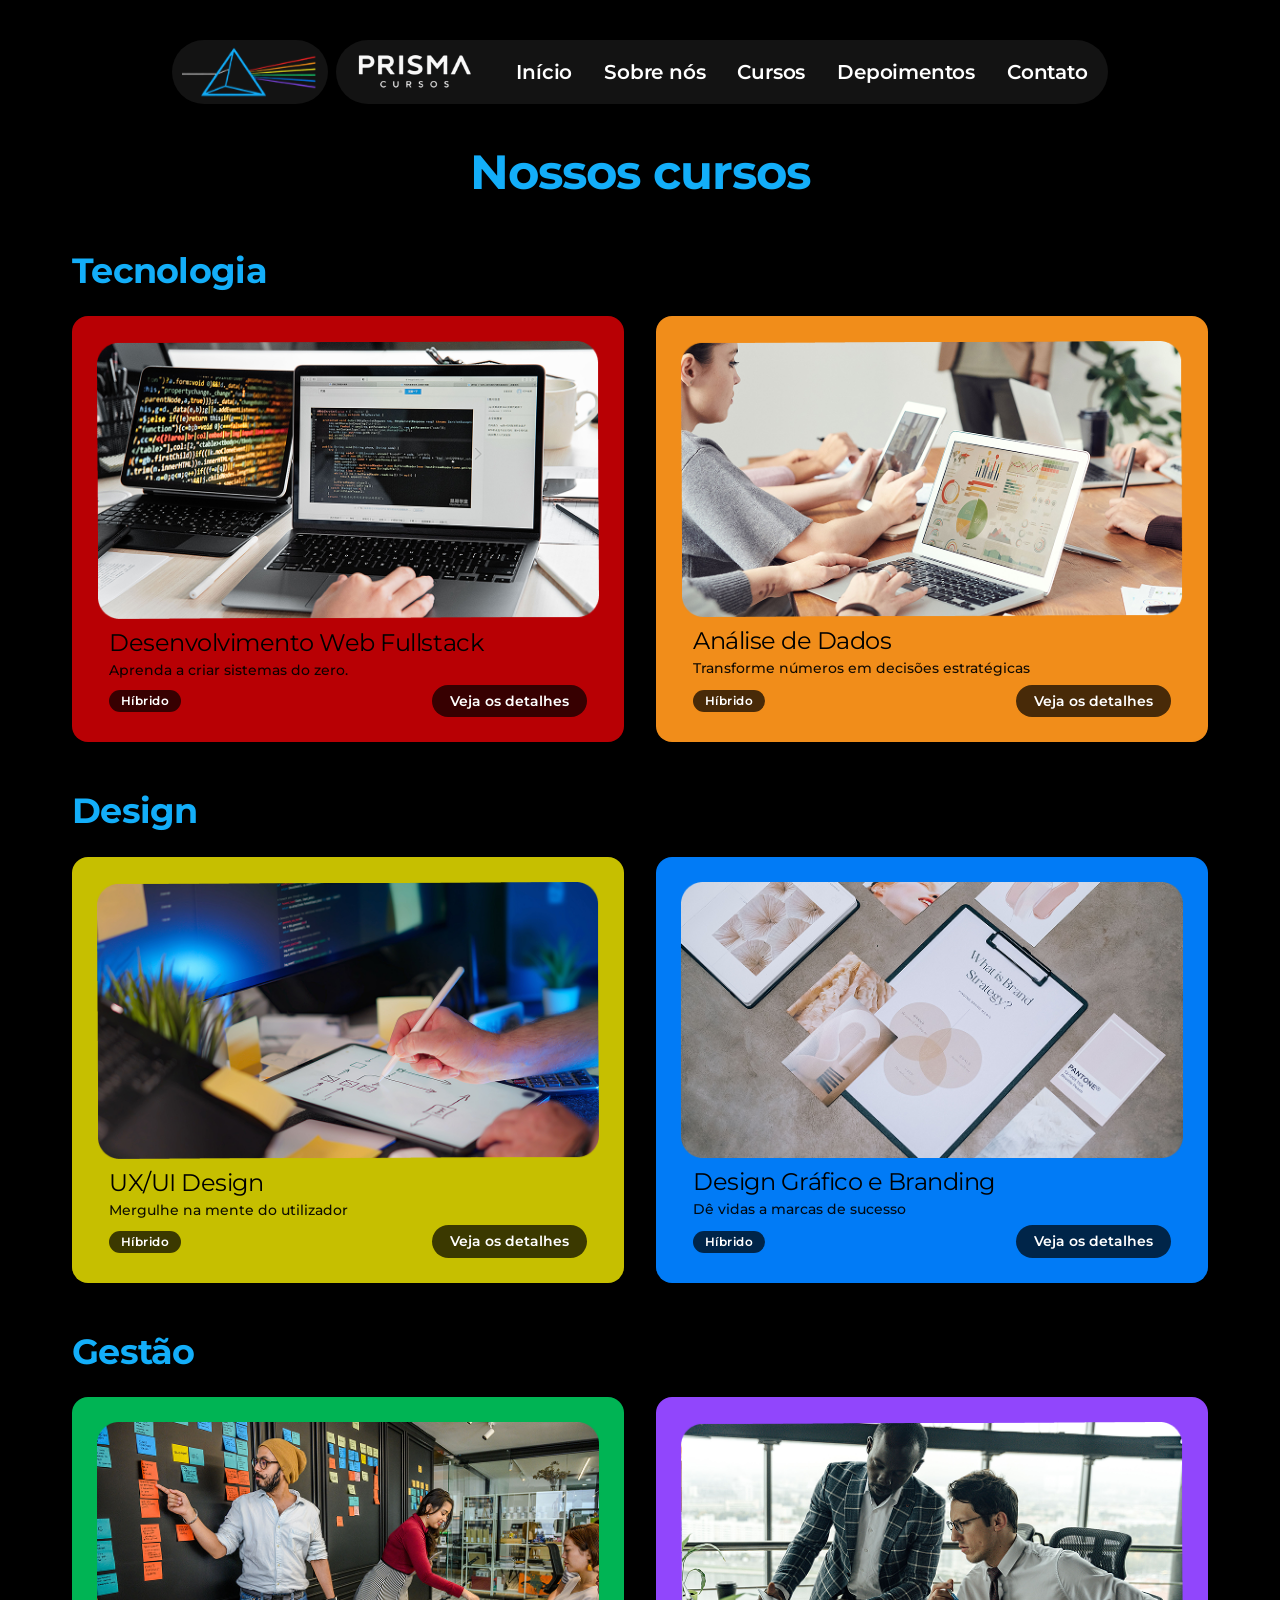
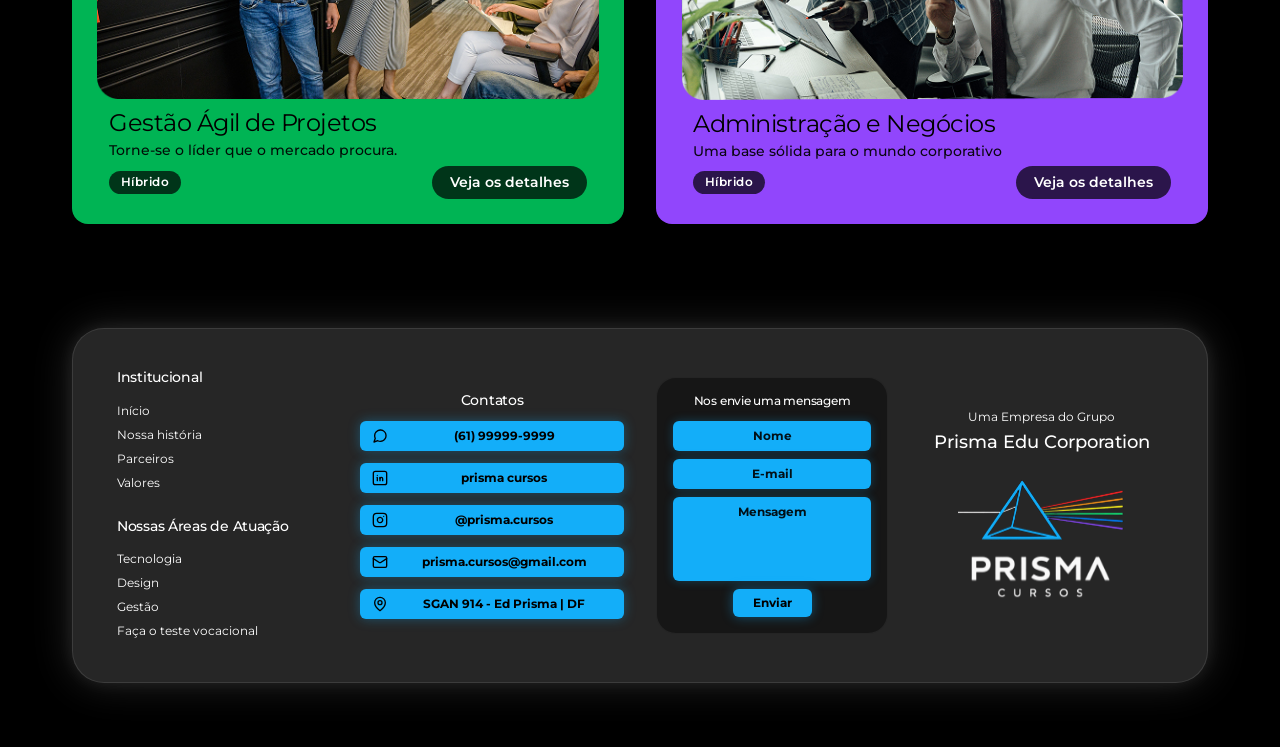
<file: pages/cursos.html>
<!DOCTYPE html>
<html lang="pt-BR">
<head>
    <meta charset="UTF-8">
    <meta name="viewport" content="width=device-width, initial-scale=1.0">
    <title>Nossos Cursos | Prisma Cursos</title>
    <link rel="preconnect" href="https://fonts.googleapis.com">
    <link rel="preconnect" href="https://fonts.gstatic.com" crossorigin>
    <link href="https://fonts.googleapis.com/css2?family=Montserrat:wght@400;500;600;700&display=swap" rel="stylesheet">    
    <link rel="stylesheet" href="../css/variables.css">
    <link rel="stylesheet" href="../css/global.css">
    <link rel="stylesheet" href="../css/components/typography.css">
    <link rel="stylesheet" href="../css/components/buttons.css">
    <link rel="stylesheet" href="../css/components/cards.css">
    <link rel="stylesheet" href="../css/curso-card.css">
    <link rel="stylesheet" href="../css/catalogo-cursos.css">
    <link rel="stylesheet" href="../css/navbar.css">
    <link rel="stylesheet" href="../css/components/navbar-mobile.css">
    <link rel="stylesheet" href="../css/hero.css">
    <link rel="stylesheet" href="../css/quem-somos.css" />
    <link rel="stylesheet" href="../css/footer.css" />
   
</head>
<body>
    <header class="site-header">
        <nav class="navbar" aria-label="Navegação principal">
            <div class="navbar__symbol">
                <img src="../assets/images/logo-prisma-simbolo.svg" alt="" width="136" height="52">
            </div>
            <div class="navbar__menu">
                <a href="../index.html#inicio" class="navbar__logo">
                    <img src="../assets/images/logo-prisma-texto.svg" alt="Prisma Cursos" width="120" height="44">
                </a>
                <button
                    class="navbar__toggle"
                    type="button"
                    aria-expanded="false"
                    aria-controls="menu-principal"
                    aria-label="Abrir menu"
                    data-menu-toggle
                >
                    <span class="navbar__toggle-bar"></span>
                    <span class="navbar__toggle-bar"></span>
                    <span class="navbar__toggle-bar"></span>
                </button>
                <ul class="navbar__links" id="menu-principal" data-menu>
                    <li><a href="../index.html#inicio" class="navbar__link">Início</a></li>
                    <li><a href="sobre-nos.html" class="navbar__link">Sobre nós</a></li>
                    <li><a href="cursos.html" class="navbar__link">Cursos</a></li>
                    <li><a href="../index.html#depoimentos" class="navbar__link">Depoimentos</a></li>
                    <li><a href="../index.html#contato" class="navbar__link">Contato</a></li>
                </ul>
            </div>
        </nav>        
    </header>
    <main>
        <section class="section">
            <div class="container">
                <div class="section-header" style="text-align: center; margin-bottom: 48px;">
                    <h1 class="heading-hero" style="color: var(--color-primary);">Nossos cursos</h1>
                </div>

                <div class="categoria-bloco" style="margin-bottom: 48px;">
                    <h2 id = "tecnologia" class="section-title" style="margin-bottom: 24px;">Tecnologia</h2>
                    <div class="catalogo__grid">
                        
                        <article id="web-full-stack" class="card card--prism-red card--interactive">
                            <div class="card__media">
                                <img src="../assets/images/curso-web.png" alt="Desenvolvimento Web Fullstack">
                            </div>
                            <div class="card__body">
                                <h3 class="card__title">Desenvolvimento Web Fullstack</h3>
                                <p class="card__description">Aprenda a criar sistemas do zero.</p>
                            </div>
                            <div class="card__footer">
                                <div class="badge-group">
                                    <span class="badge">Híbrido</span>
                                </div>
                                <a href="curso-web-fullstack.html" class="btn btn--secondary btn--sm">Veja os detalhes</a>
                            </div>
                        </article>

                        <article id="analise-dados" class="card card--prism-orange card--interactive">
                            <div class="card__media">
                                <img src="../assets/images/curso-dados.png" alt="Análise de Dados">
                            </div>
                            <div class="card__body">
                                <h3 class="card__title">Análise de Dados</h3>
                                <p class="card__description">Transforme números em decisões estratégicas</p>
                            </div>
                            <div class="card__footer">
                                <div class="badge-group">
                                    <span class="badge">Híbrido</span>
                                </div>
                                <a href="curso-analise-dados.html" class="btn btn--secondary btn--sm">Veja os detalhes</a>
                            </div>
                        </article>

                    </div>
                </div>

                <div class="categoria-bloco" style="margin-bottom: 48px;">
                    <h2 id = "design" class="section-title" style="margin-bottom: 24px;">Design</h2>
                    <div class="catalogo__grid">
                        
                        <article id="ux-ui" class="card card--prism-yellow card--interactive">
                            <div class="card__media">
                                <img src="../assets/images/curso-ux.png" alt="UX/UI Design">
                            </div>
                            <div class="card__body">
                                <h3 class="card__title">UX/UI Design</h3>
                                <p class="card__description">Mergulhe na mente do utilizador</p>
                            </div>
                            <div class="card__footer">
                                <div class="badge-group">
                                    <span class="badge">Híbrido</span>
                                </div>
                                <a href="curso-ux-ui.html" class="btn btn--secondary btn--sm">Veja os detalhes</a>
                            </div>
                        </article>

                        <article id="design-grafico" class="card card--prism-blue card--interactive">
                            <div class="card__media">
                                <img src="../assets/images/curso-design.png" alt="Design Gráfico e Branding">
                            </div>
                            <div class="card__body">
                                <h3 class="card__title">Design Gráfico e Branding</h3>
                                <p class="card__description">Dê vidas a marcas de sucesso</p>
                            </div>
                            <div class="card__footer">
                                <div class="badge-group">
                                    <span class="badge">Híbrido</span>
                                </div>
                                <a href="curso-design-grafico.html" class="btn btn--secondary btn--sm">Veja os detalhes</a>
                            </div>
                        </article>

                    </div>
                </div>

                <div class="categoria-bloco">
                    <h2 id = "gestao" class="section-title" style="margin-bottom: 24px;">Gestão</h2>
                    <div class="catalogo__grid">
                        
                        <article id="gestao-agil" class="card card--prism-green card--interactive">
                            <div class="card__media">
                                <img src="../assets/images/curso-agil.png" alt="Gestão Ágil de Projetos">
                            </div>
                            <div class="card__body">
                                <h3 class="card__title">Gestão Ágil de Projetos</h3>
                                <p class="card__description">Torne-se o líder que o mercado procura.</p>
                            </div>
                            <div class="card__footer">
                                <div class="badge-group">
                                    <span class="badge">Híbrido</span>
                                </div>
                                <a href="curso-gestao-agil.html" class="btn btn--secondary btn--sm">Veja os detalhes</a>
                            </div>
                        </article>

                        <article id="admin-negocios" class="card card--prism-purple card--interactive">
                            <div class="card__media">
                                <img src="../assets/images/curso-adm.png" alt="Administração e Negócios">
                            </div>
                            <div class="card__body">
                                <h3 class="card__title">Administração e Negócios</h3>
                                <p class="card__description">Uma base sólida para o mundo corporativo</p>
                            </div>
                            <div class="card__footer">
                                <div class="badge-group">
                                    <span class="badge">Híbrido</span>
                                </div>
                                <a href="curso-admin-negocios.html" class="btn btn--secondary btn--sm">Veja os detalhes</a>
                            </div>
                        </article>

                    </div>
                </div>

            </div>
        </section>
    </main>
    <footer id="contato" class="sobre-nos-footer" aria-label="Rodapé e Contato Institucional">
        <div class="container">
            <div class="sobre-nos-footer__card">
                <div class="sobre-nos-footer__nav-col">
                    <div class="sobre-nos-footer__nav-group">
                        <h2 class="sobre-nos-footer__heading">Institucional</h2>
                        <ul class="sobre-nos-footer__list" role="list">
                            <li><a href="../index.html#inicio" class="sobre-nos-footer__link">Início</a></li>
                            <li><a href="sobre-nos.html#sobre-nos-historia" class="sobre-nos-footer__link">Nossa história</a></li>
                            <li><a href="../index.html#inicio" class="sobre-nos-footer__link">Parceiros</a></li>
                            <li><a href="sobre-nos.html#valores" class="sobre-nos-footer__link">Valores</a></li>
                        </ul>
                    </div>

                    <div class="sobre-nos-footer__nav-group">
                        <h2 class="sobre-nos-footer__heading">Nossas Áreas de Atuação</h2>
                        <ul class="sobre-nos-footer__list" role="list">
                            <li><a href="../pages/cursos.html#tecnologia" class="sobre-nos-footer__link">Tecnologia</a></li>
                            <li><a href="../pages/cursos.html#design" class="sobre-nos-footer__link">Design</a></li>
                            <li><a href="../pages/cursos.html#gestao" class="sobre-nos-footer__link">Gestão</a></li>
                            <li><a href="../pages/teste-vocacional.html" class="sobre-nos-footer__link">Faça o teste vocacional</a></li>
                        </ul>
                    </div>
                </div>

                <div class="sobre-nos-footer__contacts-col">
                    <h2 class="sobre-nos-footer__heading sobre-nos-footer__heading--center">Contatos</h2>
                    <ul class="sobre-nos-footer__contacts-list" role="list">
                        <li>
                            <a href="https://wa.me/5561999999999" target="_blank" rel="noopener noreferrer" class="sobre-nos-footer__contact-badge">
                                <svg class="sobre-nos-footer__contact-icon" viewBox="0 0 24 24" width="16" height="16" fill="none" stroke="currentColor" stroke-width="2" stroke-linecap="round" stroke-linejoin="round" aria-hidden="true">
                                    <path d="M21 11.5a8.38 8.38 0 0 1-.9 3.8 8.5 8.5 0 0 1-7.6 4.7 8.38 8.38 0 0 1-3.8-.9L3 21l1.9-5.7a8.38 8.38 0 0 1-.9-3.8 8.5 8.5 0 0 1 4.7-7.6 8.38 8.38 0 0 1 3.8-.9h.5a8.48 8.48 0 0 1 8 8v.5z"></path>
                                </svg>
                                <span>(61) 99999-9999</span>
                            </a>
                        </li>
                        <li>
                            <a href="https://www.linkedin.com" target="_blank" rel="noopener noreferrer" class="sobre-nos-footer__contact-badge">
                                <svg class="sobre-nos-footer__contact-icon" viewBox="0 0 24 24" width="16" height="16" fill="none" stroke="currentColor" stroke-width="2" stroke-linecap="round" stroke-linejoin="round" aria-hidden="true">
                                    <rect x="2" y="2" width="20" height="20" rx="3" ry="3"></rect>
                                    <line x1="8" y1="11" x2="8" y2="16"></line>
                                    <line x1="8" y1="8" x2="8" y2="8.01"></line>
                                    <path d="M12 16v-5"></path>
                                    <path d="M16 16v-3a2 2 0 0 0-4 0"></path>
                                </svg>
                                <span>prisma cursos</span>
                            </a>
                        </li>
                        <li>
                            <a href="https://www.instagram.com" target="_blank" rel="noopener noreferrer" class="sobre-nos-footer__contact-badge">
                                <svg class="sobre-nos-footer__contact-icon" viewBox="0 0 24 24" width="16" height="16" fill="none" stroke="currentColor" stroke-width="2" stroke-linecap="round" stroke-linejoin="round" aria-hidden="true">
                                    <rect x="2" y="2" width="20" height="20" rx="5" ry="5"></rect>
                                    <path d="M16 11.37A4 4 0 1 1 12.63 8 4 4 0 0 1 16 11.37z"></path>
                                    <line x1="17.5" y1="6.5" x2="17.51" y2="6.5"></line>
                                </svg>
                                <span>@prisma.cursos</span>
                            </a>
                        </li>
                        <li>
                            <a href="mailto:prisma.cursos@gmail.com" class="sobre-nos-footer__contact-badge">
                                <svg class="sobre-nos-footer__contact-icon" viewBox="0 0 24 24" width="16" height="16" fill="none" stroke="currentColor" stroke-width="2" stroke-linecap="round" stroke-linejoin="round" aria-hidden="true">
                                    <rect x="2" y="4" width="20" height="16" rx="2"></rect>
                                    <path d="m22 7-8.97 5.7a1.94 1.94 0 0 1-2.06 0L2 7"></path>
                                </svg>
                                <span>prisma.cursos@gmail.com</span>
                            </a>
                        </li>
                        <li>
                            <a href="#contato" class="sobre-nos-footer__contact-badge">
                                <svg class="sobre-nos-footer__contact-icon" viewBox="0 0 24 24" width="16" height="16" fill="none" stroke="currentColor" stroke-width="2" stroke-linecap="round" stroke-linejoin="round" aria-hidden="true">
                                    <path d="M20 10c0 6-8 12-8 12s-8-6-8-12a8 8 0 0 1 16 0Z"></path>
                                    <circle cx="12" cy="10" r="3"></circle>
                                </svg>
                                <span>SGAN 914 - Ed Prisma | DF</span>
                            </a>
                        </li>
                    </ul>
                </div>

                <div class="sobre-nos-footer__form-col">
                    <div class="sobre-nos-footer__form-box">
                        <h2 class="sobre-nos-footer__form-title">Nos envie uma mensagem</h2>
                        <form id="form-rodape" class="sobre-nos-footer__form" action="#contato" method="get">
                            <input
                                type="text"
                                name="nome"
                                class="sobre-nos-footer__input"
                                placeholder="Nome"
                                aria-label="Nome"
                                required
                            >
                            <input
                                type="email"
                                name="email"
                                class="sobre-nos-footer__input"
                                placeholder="E-mail"
                                aria-label="E-mail"
                                required
                            >
                            <textarea
                                name="mensagem"
                                class="sobre-nos-footer__textarea"
                                placeholder="Mensagem"
                                aria-label="Mensagem"
                                rows="4"
                                required
                            ></textarea>
                            <button id="btn-rodape" type="submit" class="sobre-nos-footer__submit">Enviar</button>
                        </form>
                    </div>
                </div>

                <div class="sobre-nos-footer__brand-col">
                    <div class="sobre-nos-footer__corp">
                        <p class="sobre-nos-footer__corp-label">Uma Empresa do Grupo</p>
                        <p class="sobre-nos-footer__corp-name">Prisma Edu Corporation</p>
                    </div>
                    <a href="../index.html#inicio" class="sobre-nos-footer__brand-logo" aria-label="Prisma Cursos - Voltar ao início">
                        <img
                            src="../assets/images/logo-prisma-simbolo.svg"
                            alt=""
                            width="168"
                            height="64"
                            class="sobre-nos-footer__brand-symbol"
                        >
                        <img
                            src="../assets/images/logo-prisma-texto.svg"
                            alt="Prisma Cursos"
                            width="148"
                            height="54"
                            class="sobre-nos-footer__brand-text"
                        >
                    </a>
                </div>
            </div>
        </div>
    </footer>
    <script src="../js/navbar-mobile.js"></script>
    <script src="../js/footer.js"></script>
</body>
</body>
</html>
</file>
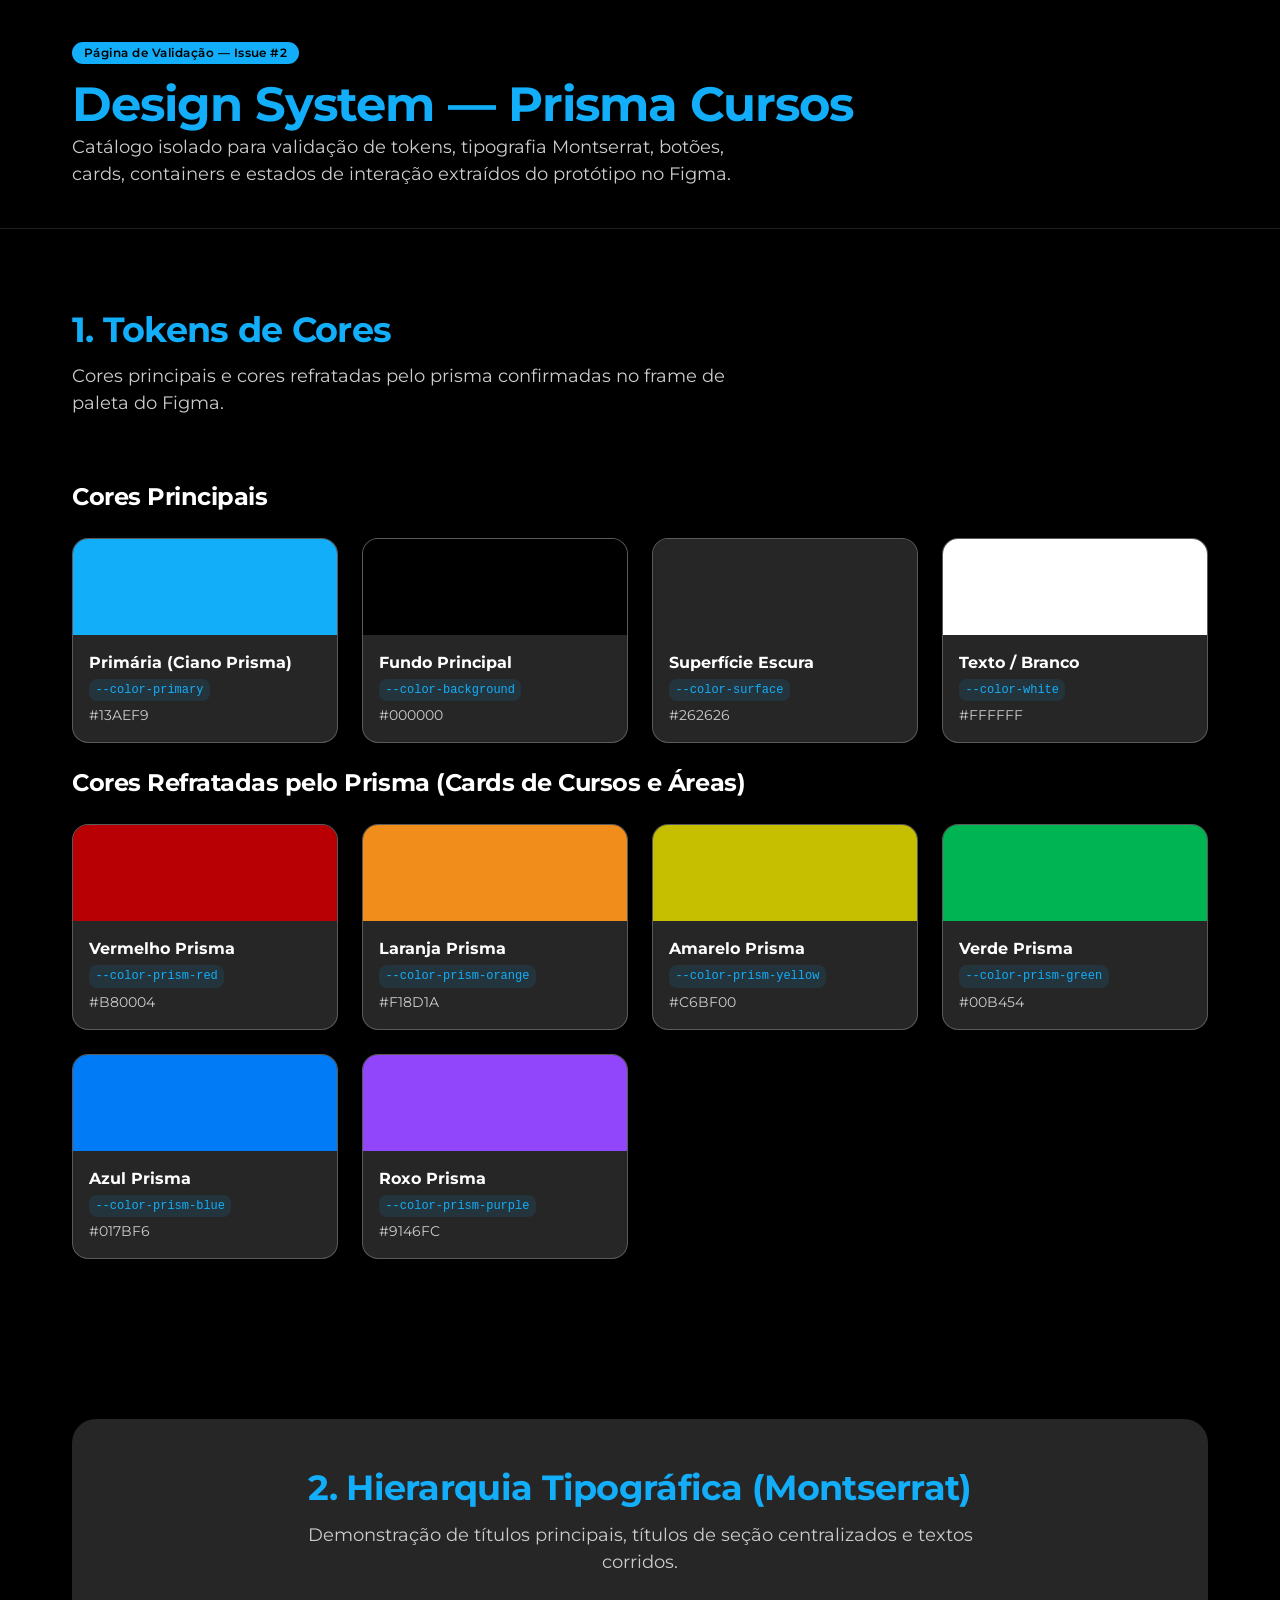
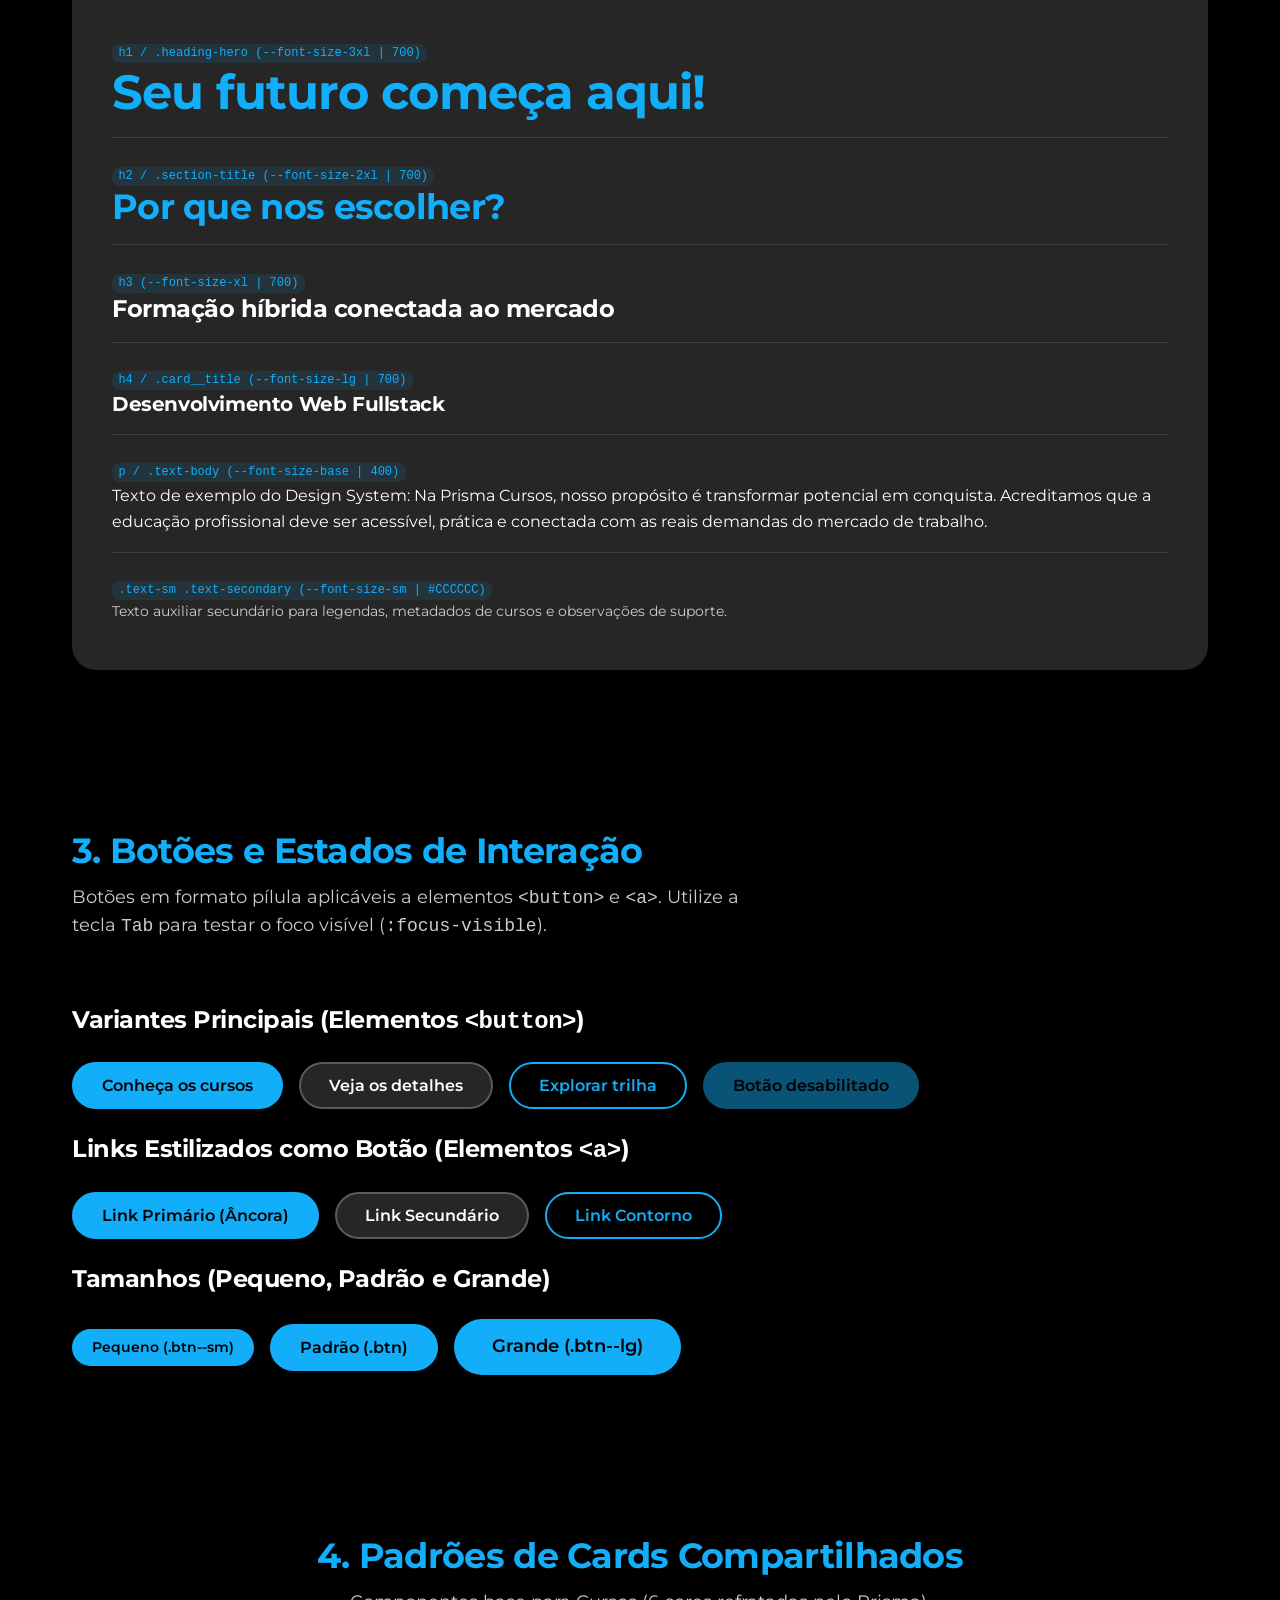
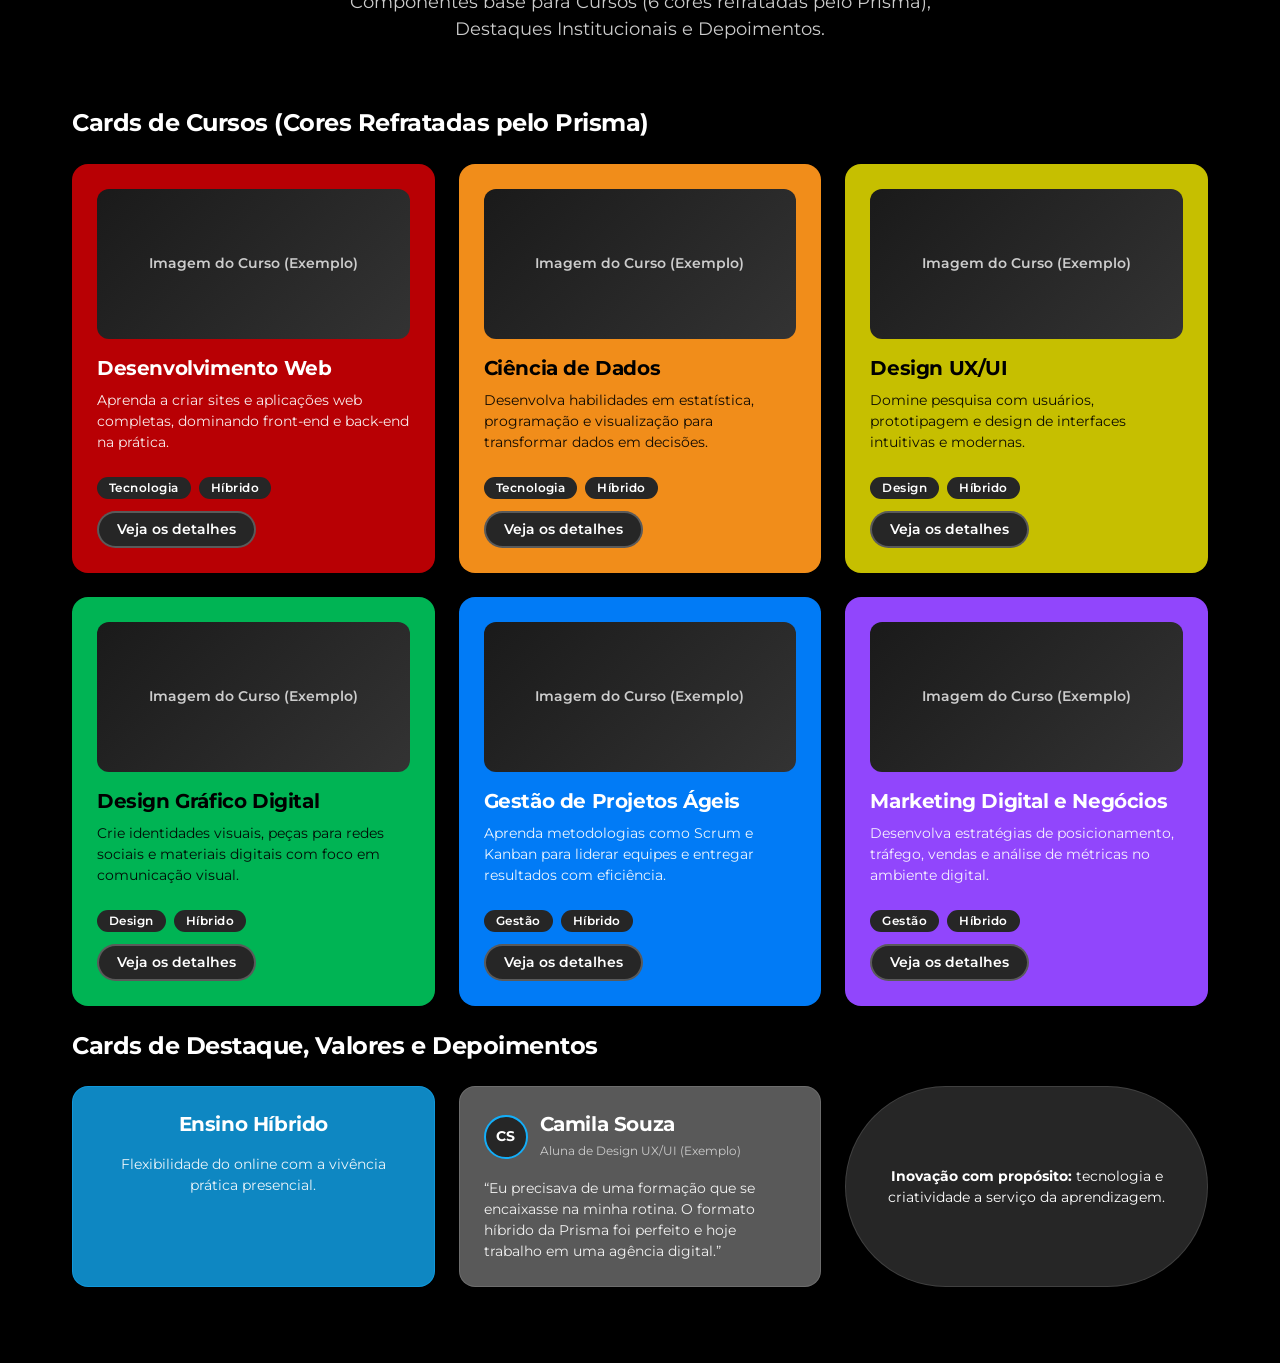
<file: pages/design-system.html>
<!DOCTYPE html>
<html lang="pt-BR">
<head>
    <meta charset="UTF-8">
    <meta name="viewport" content="width=device-width, initial-scale=1.0">
    <title>Design System | Prisma Cursos (Demonstração Issue #2)</title>
    <link rel="preconnect" href="https://fonts.googleapis.com">
    <link rel="preconnect" href="https://fonts.gstatic.com" crossorigin>
    <link href="https://fonts.googleapis.com/css2?family=Montserrat:wght@400;500;600;700&display=swap" rel="stylesheet">
    <link rel="stylesheet" href="../css/variables.css">
    <link rel="stylesheet" href="../css/global.css">
    <link rel="stylesheet" href="../css/components/typography.css">
    <link rel="stylesheet" href="../css/components/buttons.css">
    <link rel="stylesheet" href="../css/components/cards.css">
    <style>
        /* Layout auxiliar exclusivo para organizar a vitrine de demonstração */
        .ds-header {
            padding-block: var(--space-10);
            border-bottom: var(--border-width) solid var(--color-border);
        }
        .ds-badge-demo {
            display: inline-block;
            margin-bottom: var(--space-3);
        }
        .ds-grid {
            display: grid;
            grid-template-columns: repeat(auto-fit, minmax(220px, 1fr));
            gap: var(--space-6);
        }
        .ds-grid-cards {
            display: grid;
            grid-template-columns: repeat(auto-fit, minmax(280px, 1fr));
            gap: var(--space-6);
        }
        .ds-swatch {
            display: flex;
            flex-direction: column;
            border-radius: var(--radius-lg);
            overflow: hidden;
            border: var(--border-width) solid var(--color-border-strong);
            background-color: var(--color-surface);
        }
        .ds-swatch__color {
            height: 96px;
            width: 100%;
        }
        .ds-swatch__info {
            padding: var(--space-4);
            display: flex;
            flex-direction: column;
            gap: var(--space-1);
        }
        .ds-code {
            font-family: monospace;
            font-size: var(--font-size-xs);
            color: var(--color-primary);
            background-color: rgba(19, 174, 249, 0.1);
            padding: 0.15rem 0.4rem;
            border-radius: var(--radius-sm);
            width: fit-content;
        }
        .ds-row {
            display: flex;
            flex-wrap: wrap;
            align-items: center;
            gap: var(--space-4);
        }
        .ds-stack {
            display: flex;
            flex-direction: column;
            gap: var(--space-6);
        }
        .ds-type-item {
            padding-bottom: var(--space-4);
            border-bottom: var(--border-width) solid var(--color-border);
        }
        .ds-media-placeholder {
            height: 150px;
            display: flex;
            align-items: center;
            justify-content: center;
            background: linear-gradient(135deg, #1a1a1a 0%, #333333 100%);
            color: var(--color-text-secondary);
            font-size: var(--font-size-sm);
            font-weight: var(--font-weight-semibold);
        }
        .ds-avatar {
            width: 44px;
            height: 44px;
            border-radius: var(--radius-full);
            background-color: var(--color-surface);
            border: var(--border-width-thick) solid var(--color-primary);
            display: inline-flex;
            align-items: center;
            justify-content: center;
            font-weight: var(--font-weight-bold);
            font-size: var(--font-size-sm);
            flex-shrink: 0;
        }
    </style>
</head>
<body>
    <header class="ds-header">
        <div class="container">
            <span class="badge badge--primary ds-badge-demo">Página de Validação — Issue #2</span>
            <h1 class="heading-hero">Design System — Prisma Cursos</h1>
            <p class="section-subtitle">
                Catálogo isolado para validação de tokens, tipografia Montserrat, botões, cards, containers e estados de interação extraídos do protótipo no Figma.
            </p>
        </div>
    </header>

    <main>
        <!-- 1. PALETA DE CORES -->
        <section class="section" id="ds-cores">
            <div class="container ds-stack">
                <div class="section-header section-header--left">
                    <h2 class="section-title">1. Tokens de Cores</h2>
                    <p class="section-subtitle">
                        Cores principais e cores refratadas pelo prisma confirmadas no frame de paleta do Figma.
                    </p>
                </div>

                <h3>Cores Principais</h3>
                <div class="ds-grid">
                    <div class="ds-swatch">
                        <div class="ds-swatch__color" style="background-color: var(--color-primary);"></div>
                        <div class="ds-swatch__info">
                            <strong>Primária (Ciano Prisma)</strong>
                            <span class="ds-code">--color-primary</span>
                            <span class="text-sm text-secondary">#13AEF9</span>
                        </div>
                    </div>
                    <div class="ds-swatch">
                        <div class="ds-swatch__color" style="background-color: var(--color-background);"></div>
                        <div class="ds-swatch__info">
                            <strong>Fundo Principal</strong>
                            <span class="ds-code">--color-background</span>
                            <span class="text-sm text-secondary">#000000</span>
                        </div>
                    </div>
                    <div class="ds-swatch">
                        <div class="ds-swatch__color" style="background-color: var(--color-surface);"></div>
                        <div class="ds-swatch__info">
                            <strong>Superfície Escura</strong>
                            <span class="ds-code">--color-surface</span>
                            <span class="text-sm text-secondary">#262626</span>
                        </div>
                    </div>
                    <div class="ds-swatch">
                        <div class="ds-swatch__color" style="background-color: var(--color-white);"></div>
                        <div class="ds-swatch__info">
                            <strong>Texto / Branco</strong>
                            <span class="ds-code">--color-white</span>
                            <span class="text-sm text-secondary">#FFFFFF</span>
                        </div>
                    </div>
                </div>

                <h3>Cores Refratadas pelo Prisma (Cards de Cursos e Áreas)</h3>
                <div class="ds-grid">
                    <div class="ds-swatch">
                        <div class="ds-swatch__color" style="background-color: var(--color-prism-red);"></div>
                        <div class="ds-swatch__info">
                            <strong>Vermelho Prisma</strong>
                            <span class="ds-code">--color-prism-red</span>
                            <span class="text-sm text-secondary">#B80004</span>
                        </div>
                    </div>
                    <div class="ds-swatch">
                        <div class="ds-swatch__color" style="background-color: var(--color-prism-orange);"></div>
                        <div class="ds-swatch__info">
                            <strong>Laranja Prisma</strong>
                            <span class="ds-code">--color-prism-orange</span>
                            <span class="text-sm text-secondary">#F18D1A</span>
                        </div>
                    </div>
                    <div class="ds-swatch">
                        <div class="ds-swatch__color" style="background-color: var(--color-prism-yellow);"></div>
                        <div class="ds-swatch__info">
                            <strong>Amarelo Prisma</strong>
                            <span class="ds-code">--color-prism-yellow</span>
                            <span class="text-sm text-secondary">#C6BF00</span>
                        </div>
                    </div>
                    <div class="ds-swatch">
                        <div class="ds-swatch__color" style="background-color: var(--color-prism-green);"></div>
                        <div class="ds-swatch__info">
                            <strong>Verde Prisma</strong>
                            <span class="ds-code">--color-prism-green</span>
                            <span class="text-sm text-secondary">#00B454</span>
                        </div>
                    </div>
                    <div class="ds-swatch">
                        <div class="ds-swatch__color" style="background-color: var(--color-prism-blue);"></div>
                        <div class="ds-swatch__info">
                            <strong>Azul Prisma</strong>
                            <span class="ds-code">--color-prism-blue</span>
                            <span class="text-sm text-secondary">#017BF6</span>
                        </div>
                    </div>
                    <div class="ds-swatch">
                        <div class="ds-swatch__color" style="background-color: var(--color-prism-purple);"></div>
                        <div class="ds-swatch__info">
                            <strong>Roxo Prisma</strong>
                            <span class="ds-code">--color-prism-purple</span>
                            <span class="text-sm text-secondary">#9146FC</span>
                        </div>
                    </div>
                </div>
            </div>
        </section>

        <!-- 2. TIPOGRAFIA -->
        <section class="section" id="ds-tipografia">
            <div class="container">
                <div class="section--surface ds-stack">
                    <div class="section-header">
                        <h2 class="section-title">2. Hierarquia Tipográfica (Montserrat)</h2>
                        <p class="section-subtitle">
                            Demonstração de títulos principais, títulos de seção centralizados e textos corridos.
                        </p>
                    </div>

                    <div class="ds-type-item">
                        <span class="ds-code">h1 / .heading-hero (--font-size-3xl | 700)</span>
                        <h1 class="heading-hero">Seu futuro começa aqui!</h1>
                    </div>

                    <div class="ds-type-item">
                        <span class="ds-code">h2 / .section-title (--font-size-2xl | 700)</span>
                        <h2 class="section-title">Por que nos escolher?</h2>
                    </div>

                    <div class="ds-type-item">
                        <span class="ds-code">h3 (--font-size-xl | 700)</span>
                        <h3>Formação híbrida conectada ao mercado</h3>
                    </div>

                    <div class="ds-type-item">
                        <span class="ds-code">h4 / .card__title (--font-size-lg | 700)</span>
                        <h4>Desenvolvimento Web Fullstack</h4>
                    </div>

                    <div class="ds-type-item">
                        <span class="ds-code">p / .text-body (--font-size-base | 400)</span>
                        <p>
                            Texto de exemplo do Design System: Na Prisma Cursos, nosso propósito é transformar potencial em conquista. Acreditamos que a educação profissional deve ser acessível, prática e conectada com as reais demandas do mercado de trabalho.
                        </p>
                    </div>

                    <div>
                        <span class="ds-code">.text-sm .text-secondary (--font-size-sm | #CCCCCC)</span>
                        <p class="text-sm text-secondary">
                            Texto auxiliar secundário para legendas, metadados de cursos e observações de suporte.
                        </p>
                    </div>
                </div>
            </div>
        </section>

        <!-- 3. BOTÕES E ESTADOS DE INTERAÇÃO -->
        <section class="section" id="ds-botoes">
            <div class="container ds-stack">
                <div class="section-header section-header--left">
                    <h2 class="section-title">3. Botões e Estados de Interação</h2>
                    <p class="section-subtitle">
                        Botões em formato pílula aplicáveis a elementos <code>&lt;button&gt;</code> e <code>&lt;a&gt;</code>. Utilize a tecla <kbd>Tab</kbd> para testar o foco visível (<code>:focus-visible</code>).
                    </p>
                </div>

                <h3>Variantes Principais (Elementos <code>&lt;button&gt;</code>)</h3>
                <div class="ds-row">
                    <button type="button" class="btn btn--primary">Conheça os cursos</button>
                    <button type="button" class="btn btn--secondary">Veja os detalhes</button>
                    <button type="button" class="btn btn--outline">Explorar trilha</button>
                    <button type="button" class="btn btn--primary" disabled>Botão desabilitado</button>
                </div>

                <h3>Links Estilizados como Botão (Elementos <code>&lt;a&gt;</code>)</h3>
                <div class="ds-row">
                    <a href="#ds-cards" class="btn btn--primary">Link Primário (Âncora)</a>
                    <a href="#ds-cores" class="btn btn--secondary">Link Secundário</a>
                    <a href="#ds-tipografia" class="btn btn--outline">Link Contorno</a>
                </div>

                <h3>Tamanhos (Pequeno, Padrão e Grande)</h3>
                <div class="ds-row">
                    <button type="button" class="btn btn--primary btn--sm">Pequeno (.btn--sm)</button>
                    <button type="button" class="btn btn--primary">Padrão (.btn)</button>
                    <button type="button" class="btn btn--primary btn--lg">Grande (.btn--lg)</button>
                </div>
            </div>
        </section>

        <!-- 4. CARDS COMPARTILHADOS -->
        <section class="section" id="ds-cards">
            <div class="container ds-stack">
                <div class="section-header">
                    <h2 class="section-title">4. Padrões de Cards Compartilhados</h2>
                    <p class="section-subtitle">
                        Componentes base para Cursos (6 cores refratadas pelo Prisma), Destaques Institucionais e Depoimentos.
                    </p>
                </div>

                <h3>Cards de Cursos (Cores Refratadas pelo Prisma)</h3>
                <div class="ds-grid-cards">
                    <article class="card card--prism-red card--interactive">
                        <div class="card__media">
                            <div class="ds-media-placeholder">Imagem do Curso (Exemplo)</div>
                        </div>
                        <div class="card__body">
                            <h4 class="card__title">Desenvolvimento Web</h4>
                            <p class="card__description">
                                Aprenda a criar sites e aplicações web completas, dominando front-end e back-end na prática.
                            </p>
                        </div>
                        <div class="card__footer">
                            <div class="badge-group">
                                <span class="badge">Tecnologia</span>
                                <span class="badge">Híbrido</span>
                            </div>
                            <a href="#ds-cards" class="btn btn--secondary btn--sm">Veja os detalhes</a>
                        </div>
                    </article>

                    <article class="card card--prism-orange card--interactive">
                        <div class="card__media">
                            <div class="ds-media-placeholder">Imagem do Curso (Exemplo)</div>
                        </div>
                        <div class="card__body">
                            <h4 class="card__title">Ciência de Dados</h4>
                            <p class="card__description">
                                Desenvolva habilidades em estatística, programação e visualização para transformar dados em decisões.
                            </p>
                        </div>
                        <div class="card__footer">
                            <div class="badge-group">
                                <span class="badge">Tecnologia</span>
                                <span class="badge">Híbrido</span>
                            </div>
                            <a href="#ds-cards" class="btn btn--secondary btn--sm">Veja os detalhes</a>
                        </div>
                    </article>

                    <article class="card card--prism-yellow card--interactive">
                        <div class="card__media">
                            <div class="ds-media-placeholder">Imagem do Curso (Exemplo)</div>
                        </div>
                        <div class="card__body">
                            <h4 class="card__title">Design UX/UI</h4>
                            <p class="card__description">
                                Domine pesquisa com usuários, prototipagem e design de interfaces intuitivas e modernas.
                            </p>
                        </div>
                        <div class="card__footer">
                            <div class="badge-group">
                                <span class="badge">Design</span>
                                <span class="badge">Híbrido</span>
                            </div>
                            <a href="#ds-cards" class="btn btn--secondary btn--sm">Veja os detalhes</a>
                        </div>
                    </article>

                    <article class="card card--prism-green card--interactive">
                        <div class="card__media">
                            <div class="ds-media-placeholder">Imagem do Curso (Exemplo)</div>
                        </div>
                        <div class="card__body">
                            <h4 class="card__title">Design Gráfico Digital</h4>
                            <p class="card__description">
                                Crie identidades visuais, peças para redes sociais e materiais digitais com foco em comunicação visual.
                            </p>
                        </div>
                        <div class="card__footer">
                            <div class="badge-group">
                                <span class="badge">Design</span>
                                <span class="badge">Híbrido</span>
                            </div>
                            <a href="#ds-cards" class="btn btn--secondary btn--sm">Veja os detalhes</a>
                        </div>
                    </article>

                    <article class="card card--prism-blue card--interactive">
                        <div class="card__media">
                            <div class="ds-media-placeholder">Imagem do Curso (Exemplo)</div>
                        </div>
                        <div class="card__body">
                            <h4 class="card__title">Gestão de Projetos Ágeis</h4>
                            <p class="card__description">
                                Aprenda metodologias como Scrum e Kanban para liderar equipes e entregar resultados com eficiência.
                            </p>
                        </div>
                        <div class="card__footer">
                            <div class="badge-group">
                                <span class="badge">Gestão</span>
                                <span class="badge">Híbrido</span>
                            </div>
                            <a href="#ds-cards" class="btn btn--secondary btn--sm">Veja os detalhes</a>
                        </div>
                    </article>

                    <article class="card card--prism-purple card--interactive">
                        <div class="card__media">
                            <div class="ds-media-placeholder">Imagem do Curso (Exemplo)</div>
                        </div>
                        <div class="card__body">
                            <h4 class="card__title">Marketing Digital e Negócios</h4>
                            <p class="card__description">
                                Desenvolva estratégias de posicionamento, tráfego, vendas e análise de métricas no ambiente digital.
                            </p>
                        </div>
                        <div class="card__footer">
                            <div class="badge-group">
                                <span class="badge">Gestão</span>
                                <span class="badge">Híbrido</span>
                            </div>
                            <a href="#ds-cards" class="btn btn--secondary btn--sm">Veja os detalhes</a>
                        </div>
                    </article>
                </div>

                <h3>Cards de Destaque, Valores e Depoimentos</h3>
                <div class="ds-grid-cards">
                    <div class="card card--info">
                        <h4 class="card__title">Ensino Híbrido</h4>
                        <p class="card__description">
                            Flexibilidade do online com a vivência prática presencial.
                        </p>
                    </div>

                    <article class="card card--elevated">
                        <div class="card__header">
                            <span class="ds-avatar" aria-hidden="true">CS</span>
                            <div>
                                <h4 class="card__title">Camila Souza</h4>
                                <span class="text-xs text-secondary">Aluna de Design UX/UI (Exemplo)</span>
                            </div>
                        </div>
                        <div class="card__body">
                            <p class="card__description">
                                “Eu precisava de uma formação que se encaixasse na minha rotina. O formato híbrido da Prisma foi perfeito e hoje trabalho em uma agência digital.”
                            </p>
                        </div>
                    </article>

                    <div class="card card--pill">
                        <p class="text-sm">
                            <strong>Inovação com propósito:</strong> tecnologia e criatividade a serviço da aprendizagem.
                        </p>
                    </div>
                </div>
            </div>
        </section>
    </main>
</body>
</html>
</file>
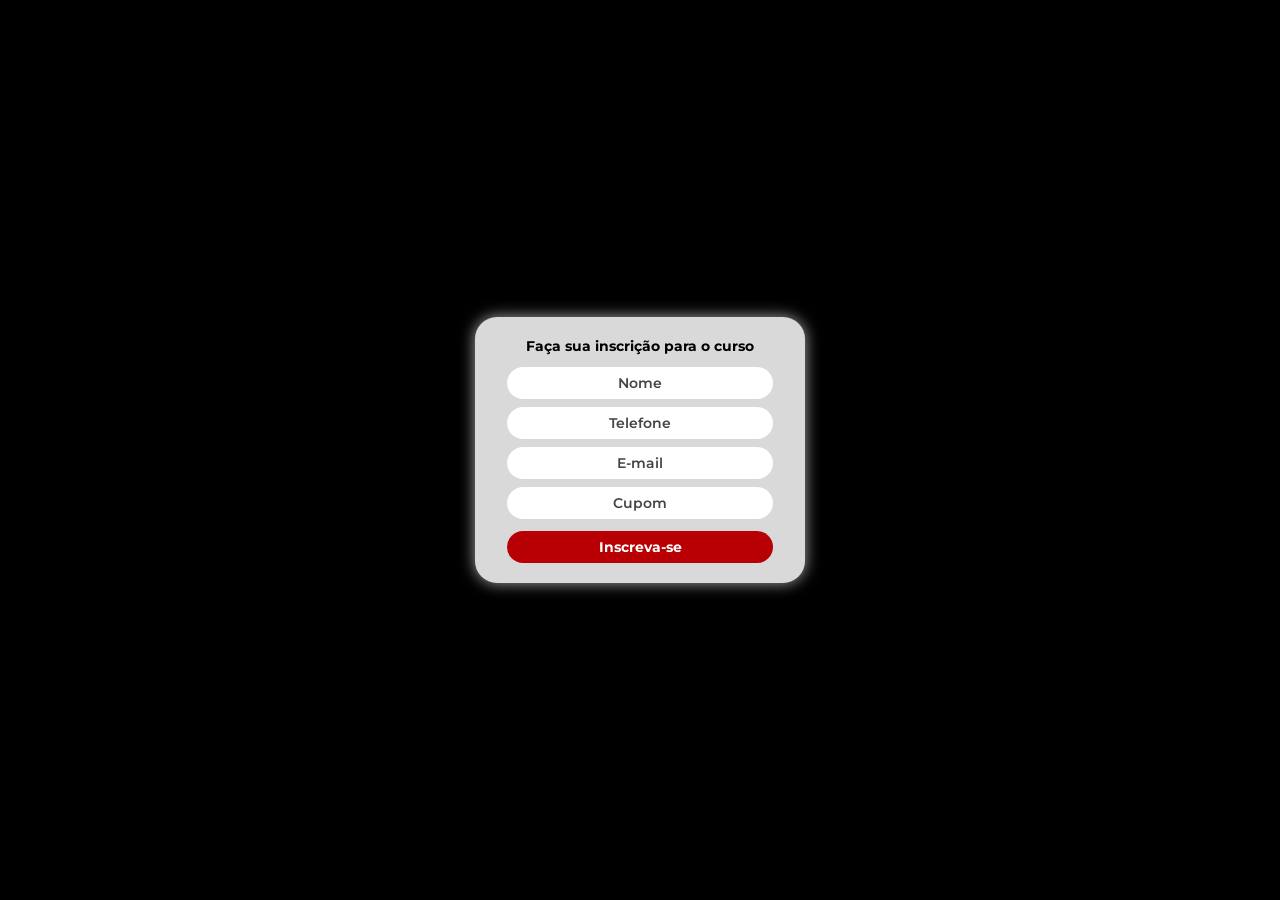
<file: pages/formulario.html>
<!DOCTYPE html>
<html lang="pt-BR">

<head>
    <meta charset="UTF-8">
    <meta name="viewport" content="width=device-width, initial-scale=1.0">
    <meta name="theme-color" content="#000000">

    <title>Inscrição - Prisma Cursos</title>

    <!-- Importação da fonte Montserrat -->
    <link rel="preconnect" href="https://fonts.googleapis.com">
    <link rel="preconnect" href="https://fonts.gstatic.com" crossorigin>
    <link href="https://fonts.googleapis.com/css2?family=Montserrat:wght@400;600;700;800&display=swap" rel="stylesheet">

    <style>
        /* =========================================
           VARIÁVEIS GERAIS
        ========================================= */

        :root {
            --color-black: #000000;
            --card-bg: #d9d9d9;
            --darker-red: #3b0000;
            --color-text-inverse: #000000;
            --color-text-primary: #FFFFFF;
            --focus-outline: #006fc9;
            --color-primary: #13AEF9;
            --glow-white: 0 0 15px rgba(255, 255, 255, 0.65);
            --glow-blue: 0 0 22px rgba(0, 150, 255, 0.75);

            /* Cores de curso prisma */
            --color-prism-red: #B80004;
            --color-prism-green: #00B454;
            --color-prism-purple: #9146FC;
            --color-prism-orange: #F18D1A;
            --color-prism-yellow: #C6BF00;
            --color-prism-blue: #017BF6;

            /* Cor padrão: Desenvolvimento Fullstack */
            --course-color: var(--color-prism-red);
            --course-text: var(--color-text-primary);
        }

        /* =========================================
           CORES DOS SEIS CURSOS
        ========================================= */

        /* Desenvolvimento Fullstack */
        body[data-course="fullstack"] {
            --course-color: var(--color-prism-red);
            --course-text: var(--color-text-primary);
        }

        /* Gestão Ágil de Projetos */
        body[data-course="gestao-agil"] {
            --course-color: var(--color-prism-green);
            --course-text: var(--color-text-inverse);
        }

        /* Administração de Negócios */
        body[data-course="administracao"] {
            --course-color: var(--color-prism-purple);
            --course-text: var(--color-text-primary);
        }

        /* Data Analytics */
        body[data-course="data-analytics"] {
            --course-color: var(--color-prism-orange);
            --course-text: var(--color-text-inverse);
        }

        /* UX/UI Design */
        body[data-course="ux-ui"] {
            --course-color: var(--color-prism-yellow);
            --course-text: var(--color-text-inverse);
        }

        /* Design Gráfico */
        body[data-course="design-grafico"] {
            --course-color: var(--color-prism-blue);
            --course-text: var(--color-text-primary);
        }

        /* CONFIGURAÇÕES GERAIS */

        *,
        *::before,
        *::after {
            box-sizing: border-box;
        }

        html {
            min-width: 280px;
        }

        body {
            margin: 0;
            min-height: 100vh;
            min-height: 100svh;
            padding: 1rem;
            display: flex;
            justify-content: center;
            align-items: center;
            background-color: var(--color-black);
            color: var(--color-text-inverse);
            font-family: "Montserrat", sans-serif;
            -webkit-font-smoothing: antialiased;
        }

        main {
            width: 100%;
            display: flex;
            justify-content: center;
        }

        .sr-only {
            position: absolute;
            width: 1px;
            height: 1px;
            padding: 0;
            margin: -1px;
            overflow: hidden;
            clip: rect(0, 0, 0, 0);
            white-space: nowrap;
            border: 0;
        }

        .hidden {
            display: none !important;
        }

        /* CARTÃO PRINCIPAL */

        .registration-card {
            width: 100%;
            max-width: 330px;
            padding: 1.25rem 2rem;
            border-radius: 22px;
            background-color: var(--card-bg);
            box-shadow: var(--glow-white);
            text-align: center;
            transition: box-shadow 0.3s ease;
        }

        .registration-card.success-glow {
            box-shadow: var(--glow-blue);
        }

        /* CABEÇALHO */

        .card-header h1 {
            margin: 0 0 0.75rem;
            color: var(--color-text-inverse);
            font-size: 0.9rem;
            font-weight: 700;
            line-height: 1.25;
        }

        /* CAMPOS DO FORMULÁRIO */

        .form-group {
            position: relative;
            margin-bottom: 0.5rem;
        }

        .form-control {
            display: block;
            width: 100%;
            height: 32px;
            padding: 0.35rem 0.7rem;
            border: 1px solid transparent;
            border-radius: 999px;
            background-color: var(--color-text-primary);
            color: var(--color-text-inverse);
            font: inherit;
            font-size: 0.875rem;
            font-weight: 600;
            text-align: center;
        }

        .form-control::placeholder {
            color: #454545;
            opacity: 1;
        }

        .form-control:focus-visible,
        .btn:focus-visible {
            outline: 3px solid var(--focus-outline);
            outline-offset: 2px;
        }

        .form-control[aria-invalid="true"] {
            border-color: var(--color-primary);
        }

        /* BOTÕES */

        .btn {
            border: 0;
            cursor: pointer;
            font: inherit;
            font-weight: 700;
            transition:
                transform 0.1s ease,
                background-color 0.2s ease,
                filter 0.2s ease;
        }

        .btn:active {
            transform: scale(0.98);
        }

        /* Botão de inscrição: cor definida pelo curso */

        .btn-submit {
            width: 100%;
            margin-top: 0.25rem;
            padding: 0.45rem 0.6rem;
            border-radius: 999px;
            background-color: var(--course-color);
            color: var(--course-text);
            font-size: 0.875rem;
        }

        .btn-submit:hover {
            filter: brightness(0.88);
        }

        /* MENSAGENS DE VALIDAÇÃO */

        .validation-message {
            position: absolute;
            z-index: 20;
            top: calc(100% + 6px);
            left: 8px;
            display: flex;
            align-items: center;
            gap: 0.55rem;
            width: max-content;
            max-width: min(320px, calc(100vw - 7rem));
            padding: 0.5rem 0.65rem;
            border: 1px solid #bdbdbd;
            border-radius: 4px;
            background: var(--color-text-primary);
            color: #252525;
            box-shadow: 0 2px 8px rgba(0, 0, 0, 0.22);
            font-size: 0.875rem;
            font-weight: 400;
            line-height: 1.3;
            text-align: left;
        }

        .validation-message.hidden {
            display: none !important;
        }

        .validation-message::before {
            content: "";
            position: absolute;
            top: -7px;
            left: 20px;
            width: 12px;
            height: 12px;
            background: var(--color-text-primary);
            border-top: 1px solid #bdbdbd;
            border-left: 1px solid #bdbdbd;
            transform: rotate(45deg);
        }

        .validation-icon {
            position: relative;
            z-index: 1;
            flex: 0 0 28px;
            display: inline-flex;
            align-items: center;
            justify-content: center;
            width: 28px;
            height: 28px;
            border-radius: 2px;
            background-color: var(--color-primary);
            color: var(--color-text-primary);
            font-size: 1.15rem;
            font-weight: 800;
            line-height: 1;
        }

        .validation-text {
            overflow-wrap: anywhere;
        }

        /* TELA DE CONFIRMAÇÃO */

        .success-section {
            display: flex;
            flex-direction: column;
            align-items: center;
            padding: 1rem;
            border-radius: 16px;
            background-color: var(--course-color);
            color: var(--course-text);
        }

        .success-section h2 {
            margin: 0 0 0.6rem;
            font-size: 1rem;
            line-height: 1.25;
        }

        .success-section p {
            margin: 0;
            font-size: 0.875rem;
            line-height: 1.3;
        }

        /* Botão Voltar*/

        .btn-back {
            margin-top: 0.75rem;
            padding: 0.25rem 1.1rem;
            border-radius: 6px;
            background-color: var(--darker-red);
            color: var(--color-text-primary);
            font-size: 0.8rem;
        }

        .btn-back:hover {
            background-color: #260000;
        }

        /* RESPONSIVIDADE */

        @media (max-width: 380px) {
            .registration-card {
                padding-right: 1.5rem;
                padding-left: 1.5rem;
            }

            .validation-message {
                max-width: calc(100vw - 5rem);
            }
        }

        /* Respeita a preferência por menos movimento */

        @media (prefers-reduced-motion: reduce) {
            *,
            *::before,
            *::after {
                scroll-behavior: auto !important;
                transition-duration: 0.01ms !important;
                animation-duration: 0.01ms !important;
                animation-iteration-count: 1 !important;
            }
        }
    </style>
</head>

<body data-course="fullstack">

    <main>
        <section
            class="registration-card"
            id="regCard"
            aria-labelledby="formTitle"
        >

            <header class="card-header">
                <h1 id="formTitle">
                    Faça sua inscrição para o curso
                </h1>
            </header>

            <form id="registrationForm" novalidate>

                <!-- Nome -->

                <div class="form-group">
                    <label for="userName" class="sr-only">
                        Nome completo
                    </label>

                    <input
                        type="text"
                        id="userName"
                        name="nome"
                        class="form-control"
                        placeholder="Nome"
                        autocomplete="name"
                        maxlength="150"
                        aria-describedby="nameError"
                        required
                    >

                    <div
                        id="nameError"
                        class="validation-message hidden"
                        role="alert"
                        aria-live="assertive"
                    >
                        <span class="validation-icon" aria-hidden="true">!</span>
                        <span class="validation-text"></span>
                    </div>
                </div>

                <!-- Telefone -->

                <div class="form-group">
                    <label for="userPhone" class="sr-only">
                        Celular com DDD
                    </label>

                    <input
                        type="tel"
                        id="userPhone"
                        name="telefone"
                        class="form-control"
                        placeholder="Telefone"
                        autocomplete="tel"
                        inputmode="numeric"
                        maxlength="15"
                        aria-describedby="phoneError"
                        required
                    >

                    <div
                        id="phoneError"
                        class="validation-message hidden"
                        role="alert"
                        aria-live="assertive"
                    >
                        <span class="validation-icon" aria-hidden="true">!</span>
                        <span class="validation-text"></span>
                    </div>
                </div>

                <!-- E-mail -->

                <div class="form-group">
                    <label for="userEmail" class="sr-only">
                        E-mail
                    </label>

                    <input
                        type="email"
                        id="userEmail"
                        name="email"
                        class="form-control"
                        placeholder="E-mail"
                        autocomplete="email"
                        maxlength="254"
                        aria-describedby="emailError"
                        required
                    >

                    <div
                        id="emailError"
                        class="validation-message hidden"
                        role="alert"
                        aria-live="assertive"
                    >
                        <span class="validation-icon" aria-hidden="true">!</span>
                        <span class="validation-text"></span>
                    </div>
                </div>

                <!-- Cupom opcional -->

                <div class="form-group">
                    <label for="userCoupon" class="sr-only">
                        Cupom de desconto (opcional)
                    </label>

                    <input
                        type="text"
                        id="userCoupon"
                        name="cupom"
                        class="form-control"
                        placeholder="Cupom"
                        autocomplete="off"
                        autocapitalize="characters"
                        spellcheck="false"
                        maxlength="50"
                        aria-describedby="couponError"
                    >

                    <div
                        id="couponError"
                        class="validation-message hidden"
                        role="alert"
                        aria-live="assertive"
                    >
                        <span class="validation-icon" aria-hidden="true">!</span>
                        <span class="validation-text"></span>
                    </div>
                </div>

                <button type="submit" class="btn btn-submit">
                    Inscreva-se
                </button>

            </form>

            <!-- Estado de confirmação -->

            <section
                id="successState"
                class="success-section hidden"
                aria-hidden="true"
                aria-labelledby="successTitle"
            >
                <h2 id="successTitle">
                    Inscrição confirmada!
                </h2>

                <p id="successMessageText">
                    Fique de olho na sua caixa de entrada, acabamos de enviar
                    as informações para o e-mail cadastrado.
                </p>

                <p
                    id="successStatus"
                    class="sr-only"
                    role="status"
                    aria-live="polite"
                    aria-atomic="true"
                ></p>

                <button
                    type="button"
                    class="btn btn-back"
                    id="btnBack"
                >
                    Voltar
                </button>

            </section>

        </section>
    </main>

    <script>
        document.addEventListener('DOMContentLoaded', () => {

            /* Referências aos campos */
            const nameInput = document.getElementById('userName');
            const phoneInput = document.getElementById('userPhone');
            const emailInput = document.getElementById('userEmail');
            const couponInput = document.getElementById('userCoupon');

            const errorElements = {
                userName: document.getElementById('nameError'),
                userPhone: document.getElementById('phoneError'),
                userEmail: document.getElementById('emailError'),
                userCoupon: document.getElementById('couponError')
            };

            const form = document.getElementById('registrationForm');
            const successState = document.getElementById('successState');
            const successStatus = document.getElementById('successStatus');
            const successMessageText = document.getElementById('successMessageText');
            const regCard = document.getElementById('regCard');
            const btnBack = document.getElementById('btnBack');

            let submitAttempted = false;

            /* Lista de cupons atualizada */
            const validCoupons = new Set([
                'PRISMATECH',
                'DESIGNPRISMA',
                'GETSPRISMA',
                'PRISMATICO'
            ]);

            /* Mostra ou oculta o aviso personalizado de um campo. */
            const setFieldError = (input, message = '') => {
                const errorElement = errorElements[input.id];
                const textElement =
                    errorElement.querySelector('.validation-text');

                textElement.textContent = message;
                errorElement.classList.toggle('hidden', message === '');

                if (message) {
                    input.setAttribute('aria-invalid', 'true');
                } else {
                    input.removeAttribute('aria-invalid');
                }
            };

            /* Limpa todos os avisos. */
            const clearAllErrors = () => {
                [
                    nameInput,
                    phoneInput,
                    emailInput,
                    couponInput
                ].forEach((input) => {
                    setFieldError(input, '');
                });
            };

            /* Máscara de telefone: (99) 99999-9999. */
            phoneInput.addEventListener('input', (event) => {
                const digits = event.target.value
                    .replace(/\D/g, '')
                    .slice(0, 11);

                let formatted = '';

                if (digits.length === 1) {
                    formatted = `(${digits}`;
                } else if (digits.length === 2) {
                    formatted = `(${digits})`;
                } else if (digits.length > 2) {
                    const ddd = digits.slice(0, 2);
                    const number = digits.slice(2);

                    formatted = number.length <= 5
                        ? `(${ddd}) ${number}`
                        : `(${ddd}) ${number.slice(0, 5)}-${number.slice(5)}`;
                }

                event.target.value = formatted;

                if (
                    submitAttempted &&
                    !errorElements.userPhone.classList.contains('hidden')
                ) {
                    validateSingleField(phoneInput);
                }
            });

            /* Converte automaticamente o cupom para letras maiúsculas. */
            couponInput.addEventListener('input', () => {
                const start = couponInput.selectionStart;
                const end = couponInput.selectionEnd;

                couponInput.value = couponInput.value.toUpperCase();

                if (start !== null && end !== null) {
                    couponInput.setSelectionRange(start, end);
                }

                if (
                    submitAttempted &&
                    !errorElements.userCoupon.classList.contains('hidden')
                ) {
                    validateSingleField(couponInput);
                }
            });

            couponInput.addEventListener('blur', () => {
                couponInput.value = couponInput.value.trim().toUpperCase();

                if (
                    submitAttempted &&
                    !errorElements.userCoupon.classList.contains('hidden')
                ) {
                    validateSingleField(couponInput);
                }
            });

            /* Define a mensagem de erro para cada campo. */
            const getValidationMessage = (input) => {
                const value = input.value.trim();

                if (input === nameInput) {
                    return value ? '' : 'Preencha este campo.';
                }

                if (input === phoneInput) {
                    if (!value) {
                        return 'Preencha este campo.';
                    }

                    if (!/^\([0-9]{2}\) 9[0-9]{4}-[0-9]{4}$/.test(value)) {
                        return 'Digite um celular válido com DDD.';
                    }

                    return '';
                }

                if (input === emailInput) {
                    if (!value) {
                        return 'Preencha este campo.';
                    }

                    if (!/^[^\s@]+@[^\s@]+\.[^\s@]+$/.test(value)) {
                        return 'Informe um endereço de e-mail válido.';
                    }

                    return '';
                }

                if (input === couponInput) {
                    if (!value) {
                        return '';
                    }

                    return validCoupons.has(value.toUpperCase())
                        ? ''
                        : 'Este código de cupom não existe.';
                }

                return '';
            };

            /* Valida um campo e apresenta o aviso quando necessário. */
            const validateSingleField = (input) => {
                const message = getValidationMessage(input);
                setFieldError(input, message);
                return message === '';
            };

            /* Atualiza os erros de nome e e-mail quando o usuário digita. */
            [nameInput, emailInput].forEach((input) => {
                input.addEventListener('input', () => {
                    if (
                        submitAttempted &&
                        !errorElements[input.id].classList.contains('hidden')
                    ) {
                        validateSingleField(input);
                    }
                });
            });

            /* Atualiza o aviso ao sair de um campo que já apresentou erro. */
            [
                nameInput,
                phoneInput,
                emailInput,
                couponInput
            ].forEach((input) => {
                input.addEventListener('blur', () => {
                    if (
                        submitAttempted &&
                        !errorElements[input.id].classList.contains('hidden')
                    ) {
                        validateSingleField(input);
                    }
                });
            });

            /* Envio do formulário e validação personalizada. */
            form.addEventListener('submit', (event) => {
                event.preventDefault();

                submitAttempted = true;
                clearAllErrors();

                const fields = [
                    nameInput,
                    phoneInput,
                    emailInput,
                    couponInput
                ];

                /* Interrompe no primeiro campo inválido. */
                for (const input of fields) {
                    if (!validateSingleField(input)) {
                        input.focus();
                        return;
                    }
                }

                /* Lógica de verificação do cupom e definição da mensagem final */
                const baseMessage = 'Fique de olho na sua caixa de entrada, acabamos de enviar as informações para o e-mail cadastrado.';
                
                if (couponInput.value.trim() !== '') {
                    const discountMessage = 'Você resgatou 20% de desconto nesse curso! ' + baseMessage;
                    successMessageText.textContent = discountMessage;
                    successStatus.textContent = discountMessage;
                } else {
                    successMessageText.textContent = baseMessage;
                    successStatus.textContent = baseMessage;
                }

                /* Exibe a tela de confirmação. */
                form.classList.add('hidden');
                form.setAttribute('aria-hidden', 'true');

                successState.classList.remove('hidden');
                successState.setAttribute('aria-hidden', 'false');

                regCard.classList.add('success-glow');

                btnBack.focus();
            });

            /* Volta ao formulário e limpa os campos e avisos. */
            btnBack.addEventListener('click', () => {
                successState.classList.add('hidden');
                successState.setAttribute('aria-hidden', 'true');

                successStatus.textContent = '';

                form.classList.remove('hidden');
                form.setAttribute('aria-hidden', 'false');

                regCard.classList.remove('success-glow');

                form.reset();
                submitAttempted = false;
                clearAllErrors();

                nameInput.focus();
            });

        });
    </script>

</body>
</html>
</file>
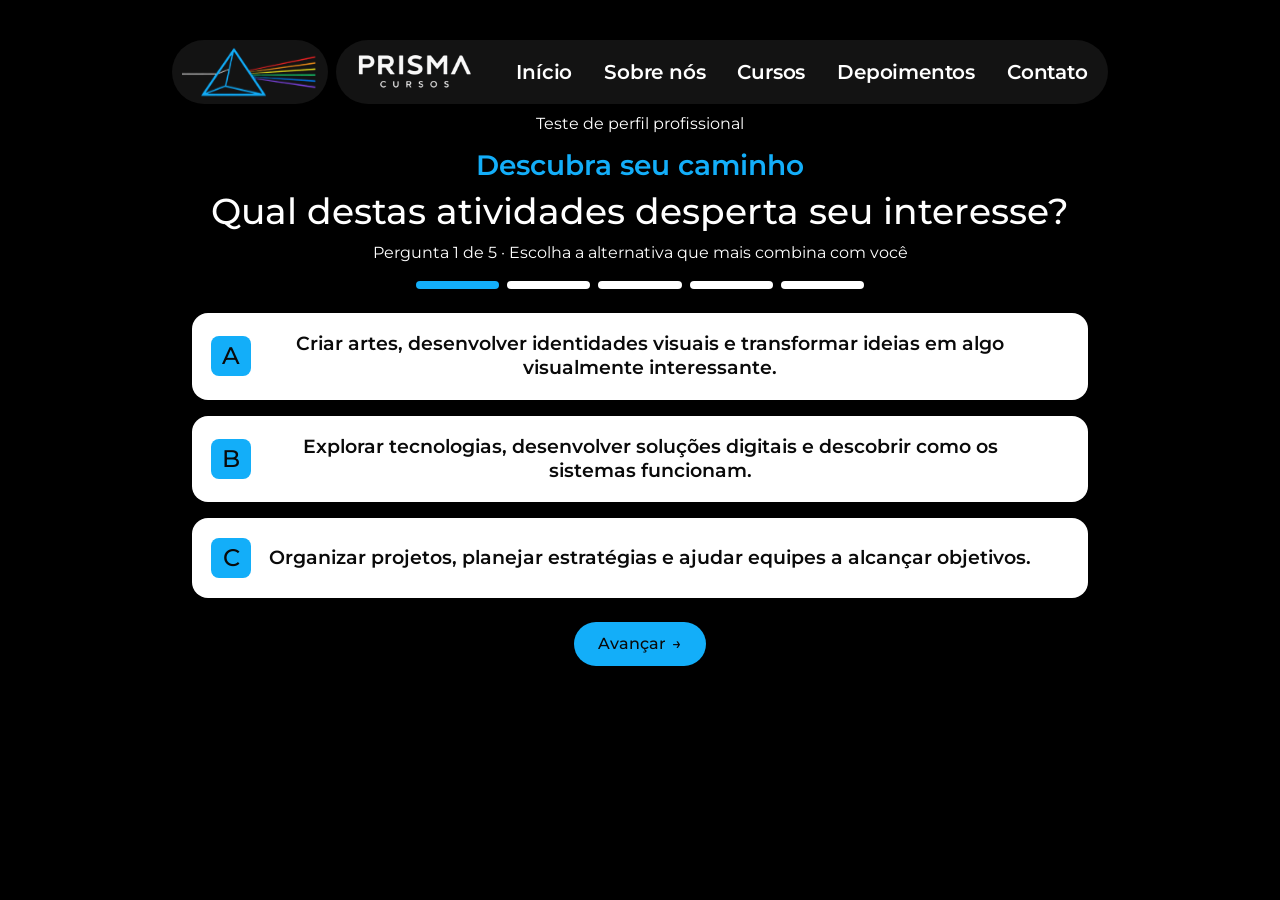
<file: pages/teste-vocacional.html>
<!doctype html>
<html lang="pt-BR">
  <head>
    <meta charset="UTF-8" />
    <meta name="viewport" content="width=device-width, initial-scale=1" />
    <title>Teste de perfil profissional | Prisma Cursos</title>

    <link rel="preconnect" href="https://fonts.googleapis.com" />
    <link rel="preconnect" href="https://fonts.gstatic.com" crossorigin />
    <link
      href="https://fonts.googleapis.com/css2?family=Montserrat:wght@400;500;600;700&display=swap"
      rel="stylesheet"
    />

    <link rel="stylesheet" href="../css/variables.css" />
    <link rel="stylesheet" href="../css/global.css" />
    <link rel="stylesheet" href="../css/navbar.css" />
    <link rel="stylesheet" href="../css/components/navbar-mobile.css" />
    <link rel="stylesheet" href="../css/teste-vocacional.css" />
  </head>
  <body>
    <header class="site-header">
      <nav class="navbar" aria-label="Navegação principal">
        <div class="navbar__symbol">
          <img
            src="../assets/images/logo-prisma-simbolo.svg"
            alt=""
            width="136"
            height="52"
          />
        </div>
        <div class="navbar__menu">
          <a href="../index.html#inicio" class="navbar__logo">
            <img
              src="../assets/images/logo-prisma-texto.svg"
              alt="Prisma Cursos"
              width="120"
              height="44"
            />
          </a>
          <button
            class="navbar__toggle"
            type="button"
            aria-expanded="false"
            aria-controls="menu-principal"
            aria-label="Abrir menu"
            data-menu-toggle
          >
            <span class="navbar__toggle-bar"></span>
            <span class="navbar__toggle-bar"></span>
            <span class="navbar__toggle-bar"></span>
          </button>
          <ul class="navbar__links" id="menu-principal" data-menu>
            <li>
              <a href="../index.html#inicio" class="navbar__link">Início</a>
            </li>
            <li>
              <a href="../index.html#sobre-nos" class="navbar__link"
                >Sobre nós</a
              >
            </li>
            <li>
              <a href="../index.html#cursos" class="navbar__link">Cursos</a>
            </li>
            <li>
              <a href="../index.html#depoimentos" class="navbar__link"
                >Depoimentos</a
              >
            </li>
            <li>
              <a href="../index.html#contato" class="navbar__link">Contato</a>
            </li>
          </ul>
        </div>
      </nav>
    </header>

    <main class="quiz" id="teste-vocacional">
      <div class="quiz__container">
        <p class="quiz__eyebrow">Teste de perfil profissional</p>
        <h1 class="quiz__titulo">Descubra seu caminho</h1>

        <div class="quiz__etapas" data-quiz-etapas>
          <fieldset
            class="quiz__etapa"
            id="etapa-1"
            data-quiz-etapa="1"
            aria-describedby="erro-1"
          >
            <legend class="quiz__pergunta">
              Qual destas atividades desperta seu interesse?
            </legend>
            <p class="quiz__progresso-texto">
              Pergunta 1 de 5 · Escolha a alternativa que mais combina com você
            </p>
            <ol class="quiz__progresso" aria-hidden="true">
              <li class="quiz__segmento is-preenchido"></li>
              <li class="quiz__segmento"></li>
              <li class="quiz__segmento"></li>
              <li class="quiz__segmento"></li>
              <li class="quiz__segmento"></li>
            </ol>
            <div class="quiz__opcoes">
              <div class="quiz__opcao">
                <input
                  class="quiz__radio"
                  type="radio"
                  id="p1-a"
                  name="pergunta-1"
                  value="a"
                />
                <label class="quiz__cartao" for="p1-a">
                  <span class="quiz__letra" aria-hidden="true">A</span>
                  <span class="quiz__texto"
                    >Criar artes, desenvolver identidades visuais e transformar
                    ideias em algo visualmente interessante.</span
                  >
                </label>
              </div>
              <div class="quiz__opcao">
                <input
                  class="quiz__radio"
                  type="radio"
                  id="p1-b"
                  name="pergunta-1"
                  value="b"
                />
                <label class="quiz__cartao" for="p1-b">
                  <span class="quiz__letra" aria-hidden="true">B</span>
                  <span class="quiz__texto"
                    >Explorar tecnologias, desenvolver soluções digitais e
                    descobrir como os sistemas funcionam.</span
                  >
                </label>
              </div>
              <div class="quiz__opcao">
                <input
                  class="quiz__radio"
                  type="radio"
                  id="p1-c"
                  name="pergunta-1"
                  value="c"
                />
                <label class="quiz__cartao" for="p1-c">
                  <span class="quiz__letra" aria-hidden="true">C</span>
                  <span class="quiz__texto"
                    >Organizar projetos, planejar estratégias e ajudar equipes a
                    alcançar objetivos.</span
                  >
                </label>
              </div>
            </div>
            <p class="quiz__erro" id="erro-1" data-quiz-erro hidden></p>
            <div class="quiz__acoes">
              <button
                type="button"
                class="quiz__botao quiz__botao--primario"
                data-quiz-acao="avancar"
              >
                Avançar <span aria-hidden="true">→</span>
              </button>
            </div>
          </fieldset>

          <fieldset
            class="quiz__etapa"
            id="etapa-2"
            data-quiz-etapa="2"
            aria-describedby="erro-2"
            hidden
          >
            <legend class="quiz__pergunta">
              Qual destes cenários mais lhe representa?
            </legend>
            <p class="quiz__progresso-texto">
              Pergunta 2 de 5 · Escolha a alternativa que mais combina com você
            </p>
            <ol class="quiz__progresso" aria-hidden="true">
              <li class="quiz__segmento is-preenchido"></li>
              <li class="quiz__segmento is-preenchido"></li>
              <li class="quiz__segmento"></li>
              <li class="quiz__segmento"></li>
              <li class="quiz__segmento"></li>
            </ol>
            <div class="quiz__opcoes">
              <div class="quiz__opcao">
                <input
                  class="quiz__radio"
                  type="radio"
                  id="p2-a"
                  name="pergunta-2"
                  value="a"
                />
                <label class="quiz__cartao" for="p2-a">
                  <span class="quiz__letra" aria-hidden="true">A</span>
                  <span class="quiz__texto"
                    >Investigar problemas, entender como as coisas funcionam e
                    desenvolver soluções tecnológicas.</span
                  >
                </label>
              </div>
              <div class="quiz__opcao">
                <input
                  class="quiz__radio"
                  type="radio"
                  id="p2-b"
                  name="pergunta-2"
                  value="b"
                />
                <label class="quiz__cartao" for="p2-b">
                  <span class="quiz__letra" aria-hidden="true">B</span>
                  <span class="quiz__texto"
                    >Planejar atividades, organizar recursos e coordenar pessoas
                    para alcançar resultados.</span
                  >
                </label>
              </div>
              <div class="quiz__opcao">
                <input
                  class="quiz__radio"
                  type="radio"
                  id="p2-c"
                  name="pergunta-2"
                  value="c"
                />
                <label class="quiz__cartao" for="p2-c">
                  <span class="quiz__letra" aria-hidden="true">C</span>
                  <span class="quiz__texto"
                    >Imaginar soluções criativas e encontrar maneiras diferentes
                    de comunicar uma ideia.</span
                  >
                </label>
              </div>
            </div>
            <p class="quiz__erro" id="erro-2" data-quiz-erro hidden></p>
            <div class="quiz__acoes">
              <button
                type="button"
                class="quiz__botao quiz__botao--secundario"
                data-quiz-acao="voltar"
              >
                <span aria-hidden="true">←</span> Voltar
              </button>
              <button
                type="button"
                class="quiz__botao quiz__botao--primario"
                data-quiz-acao="avancar"
              >
                Avançar <span aria-hidden="true">→</span>
              </button>
            </div>
          </fieldset>

          <fieldset
            class="quiz__etapa"
            id="etapa-3"
            data-quiz-etapa="3"
            aria-describedby="erro-3"
            hidden
          >
            <legend class="quiz__pergunta">
              Qual destas conquistas lhe traria mais satisfação?
            </legend>
            <p class="quiz__progresso-texto">
              Pergunta 3 de 5 · Escolha a alternativa que mais combina com você
            </p>
            <ol class="quiz__progresso" aria-hidden="true">
              <li class="quiz__segmento is-preenchido"></li>
              <li class="quiz__segmento is-preenchido"></li>
              <li class="quiz__segmento is-preenchido"></li>
              <li class="quiz__segmento"></li>
              <li class="quiz__segmento"></li>
            </ol>
            <div class="quiz__opcoes">
              <div class="quiz__opcao">
                <input
                  class="quiz__radio"
                  type="radio"
                  id="p3-a"
                  name="pergunta-3"
                  value="a"
                />
                <label class="quiz__cartao" for="p3-a">
                  <span class="quiz__letra" aria-hidden="true">A</span>
                  <span class="quiz__texto"
                    >Coordenar um projeto, organizar o trabalho de uma equipe e
                    alcançar as metas estabelecidas.</span
                  >
                </label>
              </div>
              <div class="quiz__opcao">
                <input
                  class="quiz__radio"
                  type="radio"
                  id="p3-b"
                  name="pergunta-3"
                  value="b"
                />
                <label class="quiz__cartao" for="p3-b">
                  <span class="quiz__letra" aria-hidden="true">B</span>
                  <span class="quiz__texto"
                    >Desenvolver uma ferramenta ou um sistema que resolva um
                    problema real.</span
                  >
                </label>
              </div>
              <div class="quiz__opcao">
                <input
                  class="quiz__radio"
                  type="radio"
                  id="p3-c"
                  name="pergunta-3"
                  value="c"
                />
                <label class="quiz__cartao" for="p3-c">
                  <span class="quiz__letra" aria-hidden="true">C</span>
                  <span class="quiz__texto"
                    >Criar um projeto visual atraente, funcional e capaz de
                    transmitir uma mensagem.</span
                  >
                </label>
              </div>
            </div>
            <p class="quiz__erro" id="erro-3" data-quiz-erro hidden></p>
            <div class="quiz__acoes">
              <button
                type="button"
                class="quiz__botao quiz__botao--secundario"
                data-quiz-acao="voltar"
              >
                <span aria-hidden="true">←</span> Voltar
              </button>
              <button
                type="button"
                class="quiz__botao quiz__botao--primario"
                data-quiz-acao="avancar"
              >
                Avançar <span aria-hidden="true">→</span>
              </button>
            </div>
          </fieldset>

          <fieldset
            class="quiz__etapa"
            id="etapa-4"
            data-quiz-etapa="4"
            aria-describedby="erro-4"
            hidden
          >
            <legend class="quiz__pergunta">
              Diante de um desafio inesperado, como você prefere contribuir?
            </legend>
            <p class="quiz__progresso-texto">
              Pergunta 4 de 5 · Escolha a alternativa que mais combina com você
            </p>
            <ol class="quiz__progresso" aria-hidden="true">
              <li class="quiz__segmento is-preenchido"></li>
              <li class="quiz__segmento is-preenchido"></li>
              <li class="quiz__segmento is-preenchido"></li>
              <li class="quiz__segmento is-preenchido"></li>
              <li class="quiz__segmento"></li>
            </ol>
            <div class="quiz__opcoes">
              <div class="quiz__opcao">
                <input
                  class="quiz__radio"
                  type="radio"
                  id="p4-a"
                  name="pergunta-4"
                  value="a"
                />
                <label class="quiz__cartao" for="p4-a">
                  <span class="quiz__letra" aria-hidden="true">A</span>
                  <span class="quiz__texto"
                    >Buscar uma maneira original e criativa de transmitir uma
                    ideia com diversos meios de comunicação.</span
                  >
                </label>
              </div>
              <div class="quiz__opcao">
                <input
                  class="quiz__radio"
                  type="radio"
                  id="p4-b"
                  name="pergunta-4"
                  value="b"
                />
                <label class="quiz__cartao" for="p4-b">
                  <span class="quiz__letra" aria-hidden="true">B</span>
                  <span class="quiz__texto"
                    >Investigar as causas do problema, testar possibilidades e
                    encontrar uma solução técnica eficaz.</span
                  >
                </label>
              </div>
              <div class="quiz__opcao">
                <input
                  class="quiz__radio"
                  type="radio"
                  id="p4-c"
                  name="pergunta-4"
                  value="c"
                />
                <label class="quiz__cartao" for="p4-c">
                  <span class="quiz__letra" aria-hidden="true">C</span>
                  <span class="quiz__texto"
                    >Distribuir prioridades e tarefas em uma equipe e acompanhar
                    o andamento das atividades para alcançar certo
                    objetivo.</span
                  >
                </label>
              </div>
            </div>
            <p class="quiz__erro" id="erro-4" data-quiz-erro hidden></p>
            <div class="quiz__acoes">
              <button
                type="button"
                class="quiz__botao quiz__botao--secundario"
                data-quiz-acao="voltar"
              >
                <span aria-hidden="true">←</span> Voltar
              </button>
              <button
                type="button"
                class="quiz__botao quiz__botao--primario"
                data-quiz-acao="avancar"
              >
                Avançar <span aria-hidden="true">→</span>
              </button>
            </div>
          </fieldset>

          <fieldset
            class="quiz__etapa"
            id="etapa-5"
            data-quiz-etapa="5"
            aria-describedby="erro-5"
            hidden
          >
            <legend class="quiz__pergunta">
              Qual papel você prefere assumir em um trabalho em equipe?
            </legend>
            <p class="quiz__progresso-texto">
              Pergunta 5 de 5 · Escolha a alternativa que mais combina com você
            </p>
            <ol class="quiz__progresso" aria-hidden="true">
              <li class="quiz__segmento is-preenchido"></li>
              <li class="quiz__segmento is-preenchido"></li>
              <li class="quiz__segmento is-preenchido"></li>
              <li class="quiz__segmento is-preenchido"></li>
              <li class="quiz__segmento is-preenchido"></li>
            </ol>
            <div class="quiz__opcoes">
              <div class="quiz__opcao">
                <input
                  class="quiz__radio"
                  type="radio"
                  id="p5-a"
                  name="pergunta-5"
                  value="a"
                />
                <label class="quiz__cartao" for="p5-a">
                  <span class="quiz__letra" aria-hidden="true">A</span>
                  <span class="quiz__texto"
                    >Analisar problemas, propor soluções técnicas e ajudar a
                    desenvolver ferramentas digitais.</span
                  >
                </label>
              </div>
              <div class="quiz__opcao">
                <input
                  class="quiz__radio"
                  type="radio"
                  id="p5-b"
                  name="pergunta-5"
                  value="b"
                />
                <label class="quiz__cartao" for="p5-b">
                  <span class="quiz__letra" aria-hidden="true">B</span>
                  <span class="quiz__texto"
                    >Contribuir com ideias criativas e cuidar da comunicação e
                    da experiência visual do projeto.</span
                  >
                </label>
              </div>
              <div class="quiz__opcao">
                <input
                  class="quiz__radio"
                  type="radio"
                  id="p5-c"
                  name="pergunta-5"
                  value="c"
                />
                <label class="quiz__cartao" for="p5-c">
                  <span class="quiz__letra" aria-hidden="true">C</span>
                  <span class="quiz__texto"
                    >Organizar as tarefas, acompanhar os prazos e ajudar a
                    equipe a concluir as entregas.</span
                  >
                </label>
              </div>
            </div>
            <p class="quiz__erro" id="erro-5" data-quiz-erro hidden></p>
            <div class="quiz__acoes">
              <button
                type="button"
                class="quiz__botao quiz__botao--secundario"
                data-quiz-acao="voltar"
              >
                <span aria-hidden="true">←</span> Voltar
              </button>
              <button
                type="button"
                class="quiz__botao quiz__botao--primario"
                data-quiz-acao="resultado"
              >
                Ver meu resultado <span aria-hidden="true">→</span>
              </button>
            </div>
          </fieldset>
        </div>

        <!-- RESULTADO: somente a estrutura. Conteúdo real entra na Issue 14,
             com as regras aprovadas pelo grupo. Nada aqui é resultado calculado. -->
        <!-- Substitua TODO o <section id="quiz-resultado"> ... </section> por este bloco -->
        <section
          class="quiz__resultado"
          id="quiz-resultado"
          aria-label="Resultado do teste"
          tabindex="-1"
          hidden
        >
          <!-- Resultado de uma área (Tecnologia, Design ou Gestão) -->
          <div data-quiz-resultado-area hidden>
            <p class="quiz__res-intro">Você combina com a área de</p>
            <h2 class="quiz__res-area-nome" data-quiz-resultado-titulo></h2>
            <p class="quiz__res-subtitulo" data-quiz-resultado-subtitulo></p>

            <div class="quiz__res-bloco">
              <p class="quiz__res-texto" data-quiz-resultado-texto></p>
              <img
                class="quiz__res-imagem"
                data-quiz-resultado-imagem
                alt=""
                hidden
              />
            </div>

            <h3 class="quiz__res-secao">Características marcantes</h3>
            <ul class="quiz__res-tags" data-quiz-resultado-tags></ul>

            <h3 class="quiz__res-secao">Sugestões de cursos</h3>
            <ul class="quiz__res-cursos" data-quiz-resultado-cursos></ul>

            <h3 class="quiz__res-secao">Aproveite nosso cupom!</h3>
            <p class="quiz__res-cupom" data-quiz-resultado-cupom></p>
            <p
              class="quiz__res-cupom-texto"
              data-quiz-resultado-cupom-texto
            ></p>
          </div>

          <!-- Resultado de empate -->
          <div data-quiz-resultado-empate hidden>
            <h2 class="quiz__res-area-nome">
              Seu perfil combina com mais de uma área
            </h2>
            <p class="quiz__res-subtitulo">
              Você tem talentos que podem seguir diferentes caminhos
              profissionais.
            </p>

            <div class="quiz__res-bloco">
              <p class="quiz__res-texto">
                Suas respostas mostram afinidade com mais de uma área: Design,
                Tecnologia ou Gestão. Isso significa que você pode ter
                interesses e habilidades que se complementam!
              </p>
              <img
                class="quiz__res-imagem"
                data-quiz-resultado-imagem-empate
                alt=""
                hidden
              />
            </div>

            <h3 class="quiz__res-secao">O que fazer agora?</h3>
            <ul class="quiz__res-lista">
              <li>
                <strong>Explore suas possibilidades:</strong> conheça melhor as
                áreas que despertaram seu interesse.
              </li>
              <li>
                <strong>Descubra seus pontos fortes:</strong> identifique as
                atividades que mais combinam com você.
              </li>
              <li>
                <strong>Dê o próximo passo:</strong> busque cursos e
                experiências que ajudem a desenvolver suas habilidades.
              </li>
            </ul>

            <h3 class="quiz__res-secao">Lembre-se!</h3>
            <p class="quiz__res-cupom-texto">
              Você não precisa se limitar a uma única área. Muitas profissões
              combinam criatividade, tecnologia e organização. Continue
              explorando e descubra onde seu potencial pode chegar!
            </p>

            <h3 class="quiz__res-secao">Aproveite nosso cupom!</h3>
            <p class="quiz__res-cupom">PRISMATICO</p>
            <p class="quiz__res-cupom-texto">
              Use o cupom “PRISMATICO” para obter 20% de desconto na sua
              inscrição em qualquer um dos cursos da Prisma Cursos.
            </p>

            <p>
              <a class="quiz__res-link-cursos" href="../index.html#cursos"
                >Explore nossos cursos aqui!</a
              >
            </p>
          </div>

          <div class="quiz__acoes">
            <button
              type="button"
              class="quiz__botao quiz__botao--secundario"
              data-quiz-acao="reiniciar"
            >
              Refazer o teste
            </button>
          </div>
        </section>
      </div>
    </main>

    <script src="../js/navbar-mobile.js"></script>
    <script src="../js/teste-vocacional.js"></script>
  </body>
</html>
</file>
<file: css/variables.css>
/* ==========================================================================
   PRISMA CURSOS — DESIGN SYSTEM TOKENS (css/variables.css)
   Referência: Protótipo de Alta Fidelidade no Figma (Grupo 3) — Issue #2
   ========================================================================== */

:root {
    /* ----------------------------------------------------------------------
       1. CORES PRINCIPAIS (Confirmadas na paleta "Cores Principais" do Figma)
       ---------------------------------------------------------------------- */
    --color-primary: #13AEF9;
    --color-background: #000000;
    --color-surface: #262626;
    --color-white: #FFFFFF;
    --color-black: #000000;

    /* ----------------------------------------------------------------------
       2. CORES REFRATADAS PELO PRISMA (Confirmadas na paleta do Figma)
       Utilizadas em cards de cursos, badges de área e destaques cromáticos
       ---------------------------------------------------------------------- */
    --color-prism-red: #B80004;
    --color-prism-orange: #F18D1A;
    --color-prism-yellow: #C6BF00;
    --color-prism-green: #00B454;
    --color-prism-blue: #017BF6;
    --color-prism-purple: #9146FC;

    /* ----------------------------------------------------------------------
       3. SUPERFÍCIES, TEXTOS E BORDAS (Confirmadas nos frames + complementares)
       ---------------------------------------------------------------------- */
    /* Superfícies secundárias observadas nos frames (navbar pill, cards de depoimento, etc.) */
    --color-surface-elevated: #333333;
    --color-surface-muted: #595959;
    --color-surface-light: #D9D9D9;
    --color-surface-info: rgba(19, 174, 249, 0.78);
    --color-surface-primary-subtle: rgba(19, 174, 249, 0.14);

    /* Hierarquia de texto */
    --color-text: var(--color-white);
    --color-text-primary: #FFFFFF;
    --color-text-secondary: #CCCCCC;
    --color-text-muted: #999999;
    --color-text-inverse: #000000;

    /* Estados de interação e feedback (Decisão técnica complementar derivada dos tokens) */
    --color-primary-hover: #3EC0FA;
    --color-primary-active: #0D8ECF;
    --color-secondary-hover: #383838;
    --color-secondary-active: #1C1C1C;
    --color-focus-ring: #13AEF9;

    /* Semântica de validação (para formulário de contato RF08/RF09) */
    --color-success: var(--color-prism-green);
    --color-warning: var(--color-prism-orange);
    --color-error: var(--color-prism-red);

    /* Bordas e divisores */
    --color-border: rgba(255, 255, 255, 0.12);
    --color-border-strong: rgba(255, 255, 255, 0.24);
    --color-border-primary: rgba(19, 174, 249, 0.45);

    /* ----------------------------------------------------------------------
       4. TIPOGRAFIA (Montserrat confirmada na Issue #2 e Plano de Issues)
       ---------------------------------------------------------------------- */
    --font-primary: "Montserrat", -apple-system, BlinkMacSystemFont, "Segoe UI", Roboto, sans-serif;

    /* Pesos tipográficos */
    --font-weight-regular: 400;
    --font-weight-medium: 500;
    --font-weight-semibold: 600;
    --font-weight-bold: 700;

    /* Escala tipográfica responsiva (rem / clamp) */
    --font-size-xs: 0.75rem;      /* 12px - tags, badges, legendas */
    --font-size-sm: 0.875rem;     /* 14px - textos auxiliares, botões compactos */
    --font-size-base: 1rem;       /* 16px - corpo de texto padrão */
    --font-size-md: 1.125rem;     /* 18px - subtítulos, destaques de parágrafo */
    --font-size-lg: 1.25rem;      /* 20px - títulos de cards */
    --font-size-xl: 1.5rem;       /* 24px - subtítulos de seção */
    --font-size-2xl: clamp(1.5rem, 1.2rem + 1.25vw, 2.25rem);   /* 24px -> 36px - títulos de seção */
    --font-size-3xl: clamp(1.875rem, 1.4rem + 2vw, 3rem);       /* 30px -> 48px - título hero */

    /* Alturas de linha */
    --line-height-tight: 1.2;
    --line-height-snug: 1.35;
    --line-height-normal: 1.5;
    --line-height-relaxed: 1.65;

    /* Espaçamento entre letras */
    --letter-spacing-tight: -0.02em;
    --letter-spacing-normal: 0;
    --letter-spacing-wide: 0.04em;

    /* ----------------------------------------------------------------------
       5. ESPAÇAMENTOS E LAYOUT (Escala modular base 4px/8px)
       ---------------------------------------------------------------------- */
    --space-1: 0.25rem;   /* 4px */
    --space-2: 0.5rem;    /* 8px */
    --space-3: 0.75rem;   /* 12px */
    --space-4: 1rem;      /* 16px */
    --space-5: 1.25rem;   /* 20px */
    --space-6: 1.5rem;    /* 24px */
    --space-8: 2rem;      /* 32px */
    --space-10: 2.5rem;   /* 40px */
    --space-12: 3rem;     /* 48px */
    --space-16: 4rem;     /* 64px */
    --space-20: 5rem;     /* 80px */

    /* Dimensões estruturais de layout */
    --container-max-width: 75rem; /* 1200px */
    --container-padding-x: var(--space-4);
    --section-spacing-y: var(--space-12);
    --navbar-height: 4rem;        /* 64px (altura da cápsula da navbar) */
    --header-padding-y: var(--space-10); /* 40px (afastamento vertical da navbar fixa) */
    --header-height: calc(var(--navbar-height) + (var(--header-padding-y) * 2)); /* 144px (ocupação vertical total do header fixo) */

    /* ----------------------------------------------------------------------
       6. ARREDONDAMENTOS, BORDAS, SOMBRAS E TRANSIÇÕES
       ---------------------------------------------------------------------- */
    --radius-sm: 0.5rem;      /* 8px - campos e elementos pequenos */
    --radius-md: 0.75rem;     /* 12px - imagens internas de cards */
    --radius-lg: 1rem;        /* 16px - cards padrão */
    --radius-xl: 1.5rem;      /* 24px - blocos de superfície e seções destacadas */
    --radius-full: 9999px;    /* formato pílula (botões, tags e navbar do protótipo) */

    --border-width: 1px;
    --border-width-thick: 2px;

    --shadow-sm: 0 2px 8px rgba(0, 0, 0, 0.35);
    --shadow-md: 0 8px 24px rgba(0, 0, 0, 0.45);
    --shadow-lg: 0 14px 36px rgba(0, 0, 0, 0.6);
    --shadow-glow-primary: 0 0 0 3px rgba(19, 174, 249, 0.35);

    --transition-fast: 150ms ease;
    --transition-base: 250ms ease;
}

/* Ajustes responsivos de tokens estruturais para Tablet e Desktop */
@media (min-width: 768px) {
    :root {
        --container-padding-x: var(--space-6);
        --section-spacing-y: var(--space-16);
    }
}

@media (min-width: 1024px) {
    :root {
        --container-padding-x: var(--space-8);
        --section-spacing-y: var(--space-20);
    }
}
</file>
<file: css/global.css>
/* ==========================================================================
   PRISMA CURSOS — ESTILOS GLOBAIS E LAYOUT BASE (css/global.css)
   Referência: Issue #2 — Design System
   ========================================================================== */

/* 1. Box-sizing universal */
*,
*::before,
*::after {
    box-sizing: border-box;
}

/* 2. Normalização leve de margens sem reset agressivo */
body,
h1,
h2,
h3,
h4,
h5,
h6,
p,
figure,
blockquote,
dl,
dd {
    margin: 0;
}

ul[role="list"],
ol[role="list"] {
    list-style: none;
    margin: 0;
    padding: 0;
}

/* 3. Comportamento de rolagem suave para navegação por âncoras (RF01) */
html {
    scroll-behavior: smooth;
    -webkit-text-size-adjust: 100%;
}

/* 4. Configuração base do documento */
body {
    min-height: 100vh;
    background-color: var(--color-background);
    color: var(--color-text-primary);
    font-family: var(--font-primary);
    font-size: var(--font-size-base);
    font-weight: var(--font-weight-regular);
    line-height: var(--line-height-normal);
    -webkit-font-smoothing: antialiased;
    -moz-osx-font-smoothing: grayscale;
    text-rendering: optimizeLegibility;
}

/* Compensação de âncora para futura navbar fixa (RF01) */
section[id] {
    scroll-margin-top: calc(var(--navbar-height) + var(--header-padding-y) + var(--space-2));
}

/* 5. Mídias responsivas */
img,
picture,
video,
canvas,
svg {
    display: block;
    max-width: 100%;
    height: auto;
}

/* 6. Herança tipográfica para controles de formulário */
input,
button,
textarea,
select {
    font: inherit;
    color: inherit;
}

/* 7. Links base e acessibilidade de foco visível */
a {
    color: var(--color-primary);
    text-decoration: underline;
    text-underline-offset: 0.2em;
    transition: color var(--transition-fast);
}

a:hover {
    color: var(--color-primary-hover);
}

:focus-visible {
    outline: var(--border-width-thick) solid var(--color-focus-ring);
    outline-offset: 3px;
}

/* 8. Containers e estruturas compartilhadas de seção */
.container {
    width: 100%;
    max-width: var(--container-max-width);
    margin-inline: auto;
    padding-inline: var(--container-padding-x);
}

.section {
    padding-block: var(--section-spacing-y);
}

/* Bloco de seção com superfície cinza-escuro arredondada conforme protótipo do Figma */
.section--surface {
    background-color: var(--color-surface);
    border-radius: var(--radius-xl);
    padding: var(--space-8) var(--space-6);
}

@media (min-width: 768px) {
    .section--surface {
        padding: var(--space-12) var(--space-10);
    }
}

/* Utilitário de acessibilidade para leitores de tela */
.sr-only {
    position: absolute;
    width: 1px;
    height: 1px;
    padding: 0;
    margin: -1px;
    overflow: hidden;
    clip: rect(0, 0, 0, 0);
    white-space: nowrap;
    border: 0;
}

/* 9. Respeito à preferência de movimento reduzido do sistema operacional */
@media (prefers-reduced-motion: reduce) {
    html {
        scroll-behavior: auto;
    }

    *,
    *::before,
    *::after {
        animation-duration: 0.01ms !important;
        animation-iteration-count: 1 !important;
        transition-duration: 0.01ms !important;
        scroll-behavior: auto !important;
    }
}
</file>
<file: css/components/typography.css>
/* ==========================================================================
   PRISMA CURSOS — TIPOGRAFIA E HIERARQUIA DE TEXTO (css/components/typography.css)
   Referência: Issue #2 — Família Montserrat e títulos do protótipo Figma
   ========================================================================== */

/* 1. Elementos semânticos de título (h1–h6) */
h1,
h2,
h3,
h4,
h5,
h6 {
    color: var(--color-text-primary);
    font-family: var(--font-primary);
    font-weight: var(--font-weight-bold);
    line-height: var(--line-height-tight);
    letter-spacing: var(--letter-spacing-tight);
    overflow-wrap: break-word;
}

h1 {
    font-size: var(--font-size-3xl);
}

h2 {
    font-size: var(--font-size-2xl);
}

h3 {
    font-size: var(--font-size-xl);
    line-height: var(--line-height-snug);
}

h4 {
    font-size: var(--font-size-lg);
    line-height: var(--line-height-snug);
}

p {
    color: var(--color-text-primary);
    font-size: var(--font-size-base);
    line-height: var(--line-height-relaxed);
    overflow-wrap: break-word;
}

/* 2. Classes utilitárias de hierarquia visual (independentes da tag HTML) */
.heading-hero {
    font-size: var(--font-size-3xl);
    font-weight: var(--font-weight-bold);
    line-height: var(--line-height-tight);
    color: var(--color-primary);
}

/* Padrão de título de seção confirmado no Figma: cor #13AEF9, bold, centralizado */
.section-header {
    display: flex;
    flex-direction: column;
    align-items: center;
    text-align: center;
    gap: var(--space-3);
    margin-bottom: var(--space-10);
}

.section-header--left {
    align-items: flex-start;
    text-align: left;
}

.section-title {
    font-size: var(--font-size-2xl);
    font-weight: var(--font-weight-bold);
    line-height: var(--line-height-tight);
    color: var(--color-primary);
}

.section-title--light {
    color: var(--color-text-primary);
}

.section-subtitle {
    max-width: 42rem;
    font-size: var(--font-size-md);
    font-weight: var(--font-weight-regular);
    line-height: var(--line-height-normal);
    color: var(--color-text-secondary);
}

/* 3. Variações de corpo de texto e cores auxiliares */
.text-lead {
    font-size: var(--font-size-md);
    line-height: var(--line-height-relaxed);
}

.text-body {
    font-size: var(--font-size-base);
    line-height: var(--line-height-relaxed);
}

.text-sm {
    font-size: var(--font-size-sm);
    line-height: var(--line-height-normal);
}

.text-xs {
    font-size: var(--font-size-xs);
    line-height: var(--line-height-normal);
}

.text-primary {
    color: var(--color-primary);
}

.text-secondary {
    color: var(--color-text-secondary);
}

.text-muted {
    color: var(--color-text-muted);
}

.text-center {
    text-align: center;
}
</file>
<file: css/components/buttons.css>
/* ==========================================================================
   PRISMA CURSOS — BOTÕES COMPARTILHADOS (css/components/buttons.css)
   Referência: Issue #2 — Botões em pílula confirmados no protótipo Figma
   Suporta tanto <button> quanto <a> com a classe .btn
   ========================================================================== */

.btn {
    display: inline-flex;
    align-items: center;
    justify-content: center;
    gap: var(--space-2);
    padding: 0.75rem 1.75rem;
    border: var(--border-width-thick) solid transparent;
    border-radius: var(--radius-full);
    font-family: var(--font-primary);
    font-size: var(--font-size-base);
    font-weight: var(--font-weight-semibold);
    line-height: var(--line-height-tight);
    text-align: center;
    text-decoration: none;
    white-space: nowrap;
    cursor: pointer;
    user-select: none;
    transition:
        background-color var(--transition-fast),
        color var(--transition-fast),
        border-color var(--transition-fast),
        box-shadow var(--transition-fast),
        transform var(--transition-fast);
}

/* Permite quebra de linha controlada em telas muito estreitas (< 360px) */
@media (max-width: 380px) {
    .btn {
        white-space: normal;
    }
}

/* --------------------------------------------------------------------------
   1. VARIANTE PRIMÁRIA (.btn--primary)
   Fundo #13AEF9 e texto escuro #000000 conforme CTAs do Figma ("Conheça os cursos",
   "Conheça nossa história", "Inscreva-se"). Contraste WCAG AAA (8.59:1).
   -------------------------------------------------------------------------- */
.btn--primary {
    background-color: var(--color-primary);
    color: var(--color-text-inverse);
}

.btn--primary:hover:not(:disabled):not([aria-disabled="true"]) {
    background-color: var(--color-primary-hover);
    color: var(--color-text-inverse);
    box-shadow: var(--shadow-glow-primary);
}

.btn--primary:active:not(:disabled):not([aria-disabled="true"]) {
    background-color: var(--color-primary-active);
    color: var(--color-text-inverse);
    transform: translateY(1px);
}

/* --------------------------------------------------------------------------
   2. VARIANTE SECUNDÁRIA (.btn--secondary)
   Fundo #262626 e texto #FFFFFF conforme botão "Veja os detalhes" nos cards
   de cursos do Figma. Contraste WCAG AAA (15.1:1).
   -------------------------------------------------------------------------- */
.btn--secondary {
    background-color: var(--color-surface);
    color: var(--color-white);
    border-color: var(--color-border-strong);
}

.btn--secondary:hover:not(:disabled):not([aria-disabled="true"]) {
    background-color: var(--color-secondary-hover);
    color: var(--color-white);
    border-color: var(--color-primary);
}

.btn--secondary:active:not(:disabled):not([aria-disabled="true"]) {
    background-color: var(--color-secondary-active);
    color: var(--color-white);
    transform: translateY(1px);
}

/* --------------------------------------------------------------------------
   3. VARIANTE CONTORNO (.btn--outline)
   Opção complementar discreta para ações secundárias sobre fundos escuros
   -------------------------------------------------------------------------- */
.btn--outline {
    background-color: transparent;
    color: var(--color-primary);
    border-color: var(--color-primary);
}

.btn--outline:hover:not(:disabled):not([aria-disabled="true"]) {
    background-color: var(--color-surface-primary-subtle);
    color: var(--color-primary-hover);
    border-color: var(--color-primary-hover);
}

.btn--outline:active:not(:disabled):not([aria-disabled="true"]) {
    background-color: var(--color-primary);
    color: var(--color-text-inverse);
    transform: translateY(1px);
}

/* --------------------------------------------------------------------------
   4. MODIFICADORES DE TAMANHO E LARGURA
   -------------------------------------------------------------------------- */
.btn--sm {
    padding: 0.5rem 1.125rem;
    font-size: var(--font-size-sm);
}

.btn--lg {
    padding: 0.9375rem 2.25rem;
    font-size: var(--font-size-md);
}

.btn--full {
    width: 100%;
}

/* --------------------------------------------------------------------------
   5. ESTADOS DE FOCO E DESABILITADO
   -------------------------------------------------------------------------- */
.btn:focus-visible {
    outline: var(--border-width-thick) solid var(--color-white);
    outline-offset: 3px;
    box-shadow: 0 0 0 5px var(--color-focus-ring);
}

.btn:disabled,
.btn[aria-disabled="true"] {
    opacity: 0.48;
    cursor: not-allowed;
    pointer-events: none;
    box-shadow: none;
    transform: none;
}
</file>
<file: css/navbar.css>
.site-header {
    position: fixed;
    top: 0;
    left: 0;
    width: 100%;
    z-index: 1000;
    padding-block: var(--header-padding-y);
    pointer-events: none;
}

.navbar {
    display: flex;
    justify-content: center;
    align-items: center;
    gap: var(--space-2);
}

.navbar__symbol,
.navbar__menu {
    display: flex;
    align-items: center;
    height: var(--navbar-height);
    border-radius: var(--radius-full);
    pointer-events: auto;
}

.navbar__symbol {
    padding: 0 0.625rem;
    background-color: color-mix(in srgb, var(--color-surface) 50%, transparent);
    backdrop-filter: blur(12.5px);
}

.navbar__menu {
    gap: var(--space-10);
    padding: 0 var(--space-5);
    background-color: color-mix(in srgb, var(--color-surface) 50%, transparent);
    backdrop-filter: blur(12.5px);
}

.navbar__symbol img,
.navbar__logo img {
    display: block;
}

.navbar__links {
    display: flex;
    align-items: center;
    gap: var(--space-8);
    margin: 0;
    padding: 0;
    list-style: none;
}

.navbar__link {
    font-family: var(--font-primary);
    font-size: var(--font-size-lg);
    font-weight: var(--font-weight-semibold);
    letter-spacing: -0.01em;
    color: var(--color-white);
    text-decoration: none;
    transition: color var(--transition-fast);
}

.navbar__link:hover {
    color: var(--color-primary);
}

.navbar__link:focus-visible {
    outline: var(--border-width-thick) solid var(--color-focus-ring);
    outline-offset: 4px;
    border-radius: var(--radius-sm);
}

html {
    scroll-padding-top: 7rem;
}
</file>
<file: css/components/navbar-mobile.css>
.navbar__toggle {
  display: none;
}

@media (max-width: 1023px) {
  /* ---------- Header: margem lateral de 24px, como no Figma ---------- */
  .site-header {
    padding-block: var(--space-4);
    padding-inline: var(--space-6);
  }

  /* Espaço do header fixo (fechado) e empurrão quando o menu abre */
  /* O hero reserva o espaço do header fixo: 16px (topo) + 35px (barra) + 32px (respiro).
       Sobrescreve o padding-top do hero.css, que foi pensado para o header do desktop. */
  .hero {
    padding-top: calc(var(--space-4) + 2.1875rem + var(--space-8));
    transition: padding-top var(--transition-base);
  }

  /* Menu aberto: a barra cresce 43px e o conteúdo desce junto */
  .menu-mobile-aberto .hero {
    padding-top: calc(var(--space-4) + 2.1875rem + var(--space-8) + 2.6875rem);
  }

  /* ---------- A pílula ---------- */
  .navbar {
    --navbar-mobile-height: 2.1875rem; /* 35px */
    --navbar-mobile-links-height: 2.6875rem; /* 43px (78px - 35px) */

    flex-wrap: wrap;
    align-content: flex-start;
    align-items: center;
    justify-content: space-between;
    gap: 0 var(--space-3);
    max-width: var(--container-max-width);
    margin-inline: auto;
    padding: 0 var(--space-3);
    background-color: color-mix(in srgb, var(--color-surface) 50%, transparent);
    backdrop-filter: blur(12.5px);
    border-radius: calc(var(--navbar-mobile-height) / 2);
    pointer-events: auto;
  }

  /* A caixa do menu deixa de existir: logo, botão e lista viram itens da .navbar */
  .navbar .navbar__menu {
    display: contents;
  }

  /* ---------- Símbolo: sem fundo próprio, à direita ---------- */
  .navbar .navbar__symbol {
    order: 3;
    flex-shrink: 0;
    height: auto;
    padding: 0;
    background: none;
  }

  .navbar .navbar__symbol img {
    width: auto;
    height: 1.25rem;
  }

  /* ---------- Logo: no centro ---------- */
  .navbar .navbar__logo {
    order: 2;
    display: flex;
    flex: 1;
    justify-content: center;
    min-width: 0;
  }

  .navbar .navbar__logo img {
    width: 4.5rem;
    max-width: 100%;
    height: auto;
  }

  /* ---------- Botão hambúrguer: à esquerda ---------- */
  .navbar .navbar__toggle {
    order: 1;
    position: relative;
    display: inline-flex;
    flex-direction: column;
    align-items: center;
    justify-content: center;
    flex-shrink: 0;
    gap: 4px;
    width: var(--navbar-mobile-height);
    height: var(--navbar-mobile-height);
    padding: 0;
    background: transparent;
    border: 0;
    border-radius: var(--radius-full);
    cursor: pointer;
    transition: background-color var(--transition-fast);
  }

  /* Área de toque maior que o desenho (acessibilidade), sem mudar o layout */
  .navbar .navbar__toggle::after {
    content: "";
    position: absolute;
    inset: -0.5rem;
  }

  .navbar .navbar__toggle:hover {
    background-color: var(--color-secondary-hover);
  }

  .navbar .navbar__toggle:focus-visible {
    outline: var(--border-width-thick) solid var(--color-focus-ring);
    outline-offset: 2px;
  }

  .navbar__toggle-bar {
    display: block;
    width: 1.25rem;
    height: 2px;
    background-color: var(--color-white);
    border-radius: var(--radius-full);
    transition:
      transform var(--transition-base),
      opacity var(--transition-fast);
  }

  /* Ícone vira "X" quando o menu está aberto */
  .navbar__toggle[aria-expanded="true"] .navbar__toggle-bar:nth-child(1) {
    transform: translateY(6px) rotate(45deg);
  }

  .navbar__toggle[aria-expanded="true"] .navbar__toggle-bar:nth-child(2) {
    opacity: 0;
  }

  .navbar__toggle[aria-expanded="true"] .navbar__toggle-bar:nth-child(3) {
    transform: translateY(-6px) rotate(-45deg);
  }

  /* ---------- Links: segunda linha da pílula ---------- */
  .navbar .navbar__links {
    order: 4;
    flex: 0 0 100%;
    display: flex;
    align-items: center;
    justify-content: space-between;
    gap: var(--space-2);
    height: 0;
    margin: 0;
    padding: 0;
    overflow: hidden;
    list-style: none;

    /* Fechado: invisível E fora da ordem de Tab (visibility: hidden) */
    visibility: hidden;
    opacity: 0;
    transition:
      height var(--transition-base),
      opacity var(--transition-base),
      visibility 0s linear 250ms;
  }

  .navbar .navbar__links.is-open {
    height: var(--navbar-mobile-links-height);
    visibility: visible;
    opacity: 1;
    transition:
      height var(--transition-base),
      opacity var(--transition-base),
      visibility 0s;
  }

  .navbar .navbar__links .navbar__link {
    display: block;
    padding: var(--space-2) 0;
    font-size: clamp(0.6875rem, 0.45rem + 1vw, 1rem);
    white-space: nowrap;
  }

  .navbar .navbar__links .navbar__link:focus-visible {
    outline-offset: -2px;
  }
}

@media (prefers-reduced-motion: reduce) {
  main,
  .navbar__toggle,
  .navbar__toggle-bar,
  .navbar .navbar__links,
  .navbar .navbar__links.is-open {
    transition: none;
  }
}
</file>
<file: css/curso-detalhes.css>
/* Tema */

.curso--red { --curso-theme-color: var(--color-prism-red); }
.curso--orange { --curso-theme-color: var(--color-prism-orange); }
.curso--yellow { --curso-theme-color: var(--color-prism-yellow); }
.curso--green { --curso-theme-color: var(--color-prism-green); }
.curso--blue { --curso-theme-color: var(--color-prism-blue); }
.curso--purple { --curso-theme-color: var(--color-prism-purple); }


/* Hero */

.curso-page {
    padding-top: var(--navbar-height);
}

.curso-hero__container {
    display: grid;
    align-items: center;
    gap: 48px;
}

.curso-hero__title {
    margin-bottom: 24px;
    color: var(--curso-theme-color);
    font-size: var(--font-size-3xl);
    text-shadow: 0px 0px 5px rgba(184, 0, 4, 0.3);
}

.curso-hero__description {
    text-align: justify;
}


/* Badges */

.curso-hero__badges {
    display: flex;
    flex-direction: row;
    flex-wrap: wrap;
    gap: var(--space-4);
    margin-top: var(--space-8);
}

.curso-badge {
    display: flex;
    flex: 1;
    flex-direction: column;
    gap: var(--space-1);
    min-width: 140px;
    padding: var(--space-3) var(--space-5);
    border-radius: var(--radius-lg);
    background-color: var(--curso-theme-color);
    color: var(--color-white);
}

.curso-badge:first-child {
    flex: 1.5;
}

.curso-badge__header {
    display: flex;
    align-items: center;
    gap: var(--space-2);
}

.curso-badge__header img {
    width: 20px;
    height: 20px;
}

.curso-badge__header strong {
    font-size: var(--font-size-md);
    font-weight: var(--font-weight-bold);
    overflow-wrap: break-word;
    -webkit-hyphens: auto;
    hyphens: auto;
}

.curso-badge span {
    padding-left: 28px;
    font-size: var(--font-size-xs);
    line-height: var(--line-height-tight);
}


/* Formulário */

.curso-hero__form-wrapper {
    display: flex;
    flex-direction: column;
    align-items: center;
    gap: 24px;
    min-height: 440px;
    padding: 32px 24px;
    border-radius: 32px;
    background-color: #D9D9D9;
    box-shadow: 0px 0px 20px #D9D9D9;
}

.curso-form__title {
    margin: 0;
    color: var(--color-black);
    font-size: 20px;
    font-weight: 600;
    text-align: center;
}

.curso-form {
    display: flex;
    flex: 1;
    flex-direction: column;
    gap: 16px;
    width: 100%;
}

.curso-form input,
.curso-form .btn {
    width: 100%;
    padding: 12px 26px;
    border: none;
    border-radius: 32px;
    font-size: 20px;
    font-weight: 600;
    text-align: center;
}

.curso-form input {
    background-color: var(--color-white);
    color: var(--color-black);
}

.curso-form .btn {
    margin-top: 8px;
    background-color: var(--curso-theme-color);
    color: var(--color-white);
    cursor: pointer;
}


/* Sucesso do formulário */

.curso-form__success {
    display: flex;
    flex-direction: column;
    width: 100%;
    animation: fadeIn 0.4s ease;
}

.success-card {
    display: flex;
    flex-direction: column;
    align-items: center;
    justify-content: center;
    gap: 16px;
    height: 310px;
    margin-top: 8px;
    padding: 32px 24px;
    border-radius: 24px;
    background-color: var(--curso-theme-color);
    color: var(--color-white);
    text-align: center;
    transform-origin: bottom center;
    animation: expandFromButton 0.4s cubic-bezier(0.2, 0.8, 0.2, 1) forwards;
}

.success-card h4 {
    margin: 0;
    font-size: var(--font-size-xl);
    font-weight: var(--font-weight-bold);
}

.success-card p {
    margin: 0;
    padding: 0 var(--space-2);
    font-size: var(--font-size-base);
    line-height: var(--line-height-normal);
}

.success-card .btn--dark {
    margin-top: 16px;
    padding: 8px 32px;
    border: none;
    border-radius: var(--radius-full);
    background-color: #1A1A1A;
    color: var(--color-white);
    font-size: var(--font-size-md);
    font-weight: var(--font-weight-bold);
    cursor: pointer;
    transition: background-color var(--transition-fast);
}

.success-card .btn--dark:hover {
    background-color: #000000;
}

@keyframes fadeIn {
    from { opacity: 0; transform: scale(0.95); }
    to { opacity: 1; transform: scale(1); }
}

@keyframes expandFromButton {
    from {
        opacity: 0;
        transform: translateY(30px) scale(0.95);
    }
    to {
        opacity: 1;
        transform: translateY(0) scale(1);
    }
}


/* Matriz curricular */

.matriz__surface {
    padding: var(--space-8) var(--space-6);
    border-radius: var(--radius-xl);
    background-color: var(--color-surface);
}

.matriz__grid {
    display: grid;
    grid-template-columns: 1fr;
    gap: var(--space-10);
}

.semestre-item {
    display: flex;
    flex-direction: column;
}

.semestre-item__title {
    display: flex;
    align-items: center;
    justify-content: center;
    height: 72px;
    margin: 0;
    border-radius: var(--radius-full);
    background-color: var(--curso-theme-color);
    color: var(--color-white);
    font-size: var(--font-size-xl);
    font-weight: var(--font-weight-bold);
}

.semestre-item__content {
    margin-top: 24px;
    margin-left: 24px;
    padding-left: var(--space-5);
    border-left: 2px solid var(--color-white);
}

.semestre-item__content ol {
    display: flex;
    flex-direction: column;
    gap: var(--space-4);
    margin: 0;
    padding-left: var(--space-4);
    color: var(--color-white);
    font-size: var(--font-size-base);
    line-height: var(--line-height-normal);
}

.semestre-item__content li::marker {
    color: var(--color-white);
}


/* Desktop */

@media (min-width: 1024px) {
    .curso-hero__container {
        grid-template-columns: 1.1fr 0.9fr;
        gap: 64px;
    }

    .matriz__surface {
        padding: 48px;
    }

    .matriz__grid {
        grid-template-columns: repeat(2, 1fr);
        gap: 64px;
    }
}
</file>
<file: css/quem-somos.css>
/* ==========================================================================
   PRISMA CURSOS — SEÇÃO INSTITUCIONAL E PÁGINA SOBRE NÓS (css/quem-somos.css)
   Referência: Protótipo de Alta Fidelidade no Figma (Grupo 3) — Issue #6
   Requisitos: RF04, RNF01, RNF02, RNF04, RNF05, RNF06, RNF07
   ========================================================================== */

/* --------------------------------------------------------------------------
   0. REALCES DE BRILHO (GLOW) FIÉIS AO PROTÓTIPO DO FIGMA
   -------------------------------------------------------------------------- */
.btn--primary {
    border: 1.5px solid rgba(255, 255, 255, 0.48);
    box-shadow:
        0 0 18px rgba(19, 174, 249, 0.78),
        0 0 36px rgba(19, 174, 249, 0.42),
        inset 0 0 8px rgba(255, 255, 255, 0.48);
}

.btn--primary:hover:not(:disabled):not([aria-disabled="true"]) {
    border-color: rgba(255, 255, 255, 0.72);
    box-shadow:
        0 0 24px rgba(19, 174, 249, 0.95),
        0 0 48px rgba(19, 174, 249, 0.65),
        inset 0 0 10px rgba(255, 255, 255, 0.65);
    transform: translateY(-2px);
}

.hero__title {
    text-shadow: 0 0 22px rgba(19, 174, 249, 0.38);
}

.hero__image {
    filter: drop-shadow(0 0 24px rgba(19, 174, 249, 0.22));
}

.hero__partners-bar {
    box-shadow:
        0 8px 32px rgba(255, 255, 255, 0.12),
        0 0 20px rgba(255, 255, 255, 0.06);
}

/* --------------------------------------------------------------------------
   1. SEÇÃO "POR QUE NOS ESCOLHER?" NA HOME (index.html #sobre-nos)
   -------------------------------------------------------------------------- */
.quem-somos {
    position: relative;
    padding-block: var(--section-spacing-y);
    background-color: var(--color-background);
    background-image: radial-gradient(
        ellipse 42% 36% at 14% 38%,
        rgba(5, 44, 63, 0.88) 0%,
        rgba(3, 31, 44, 0.42) 48%,
        rgba(0, 0, 0, 0) 92%
    );
}

.quem-somos__container {
    display: flex;
    flex-direction: column;
    gap: var(--space-16);
}

.quem-somos__differentials {
    display: grid;
    grid-template-columns: 1fr;
    align-items: center;
    gap: var(--space-8);
}

/* Ilustração com cartões translúcidos e esferas luminosas */
.quem-somos__media {
    display: flex;
    align-items: center;
    justify-content: center;
    width: 100%;
    max-width: 28rem;
    margin-inline: auto;
}

.quem-somos__image {
    width: 100%;
    height: auto;
    aspect-ratio: 1 / 1;
    object-fit: contain;
    display: block;
    filter: drop-shadow(0 0 28px rgba(19, 174, 249, 0.28));
}

/* Coluna de conteúdo (Título + 3 Cards Escuros + CTA com brilho) */
.quem-somos__content {
    display: flex;
    flex-direction: column;
    gap: var(--space-6);
    width: 100%;
    max-width: 31rem;
    margin-inline: auto;
}

.quem-somos__title {
    font-size: clamp(1.875rem, 1.45rem + 1.6vw, 2.625rem);
    font-weight: var(--font-weight-bold);
    line-height: var(--line-height-tight);
    color: var(--color-primary);
    letter-spacing: var(--letter-spacing-tight);
    text-align: center;
    text-shadow: 0 0 22px rgba(19, 174, 249, 0.42);
}

.quem-somos__pillars {
    display: flex;
    flex-direction: column;
    gap: var(--space-4);
    list-style: none;
    margin: 0;
    padding: 0;
}

.quem-somos__pillar {
    display: flex;
    flex-direction: column;
    gap: var(--space-1);
    padding: 1.125rem 1.5rem;
    background-color: #1B1B1B;
    color: var(--color-white);
    border-radius: 1.25rem;
    border: 1px solid rgba(255, 255, 255, 0.06);
    box-shadow:
        0 0 24px rgba(255, 255, 255, 0.05),
        0 6px 18px rgba(0, 0, 0, 0.65);
    text-align: left;
    transition:
        transform var(--transition-fast),
        border-color var(--transition-fast),
        box-shadow var(--transition-fast);
}

.quem-somos__pillar:hover {
    transform: translateY(-2px);
    border-color: rgba(19, 174, 249, 0.35);
    box-shadow:
        0 0 26px rgba(19, 174, 249, 0.16),
        0 8px 22px rgba(0, 0, 0, 0.7);
}

.quem-somos__pillar-title {
    font-size: var(--font-size-lg);
    font-weight: var(--font-weight-regular);
    line-height: var(--line-height-snug);
    color: #CCCCCC;
    margin: 0;
}

.quem-somos__pillar-text {
    font-size: var(--font-size-sm);
    font-weight: var(--font-weight-regular);
    line-height: 1.45;
    color: #B8B8B8;
    margin: 0;
}

.quem-somos__actions {
    display: flex;
    justify-content: center;
    margin-top: var(--space-3);
}

.quem-somos__cta {
    min-width: 14.5rem;
    font-weight: var(--font-weight-medium);
}

/* Bloco "Nosso valores" com borda neon ciano e brilho intenso */
.quem-somos__values {
    display: flex;
    flex-direction: column;
    align-items: center;
    gap: var(--space-8);
}

.quem-somos__values-title {
    font-size: clamp(1.5rem, 1.25rem + 1vw, 2rem);
    font-weight: var(--font-weight-semibold);
    line-height: var(--line-height-tight);
    color: var(--color-primary);
    text-align: center;
    text-shadow: 0 0 18px rgba(19, 174, 249, 0.4);
    margin: 0;
}

.quem-somos__values-list {
    display: grid;
    grid-template-columns: 1fr;
    gap: var(--space-5);
    width: 100%;
    max-width: 58rem;
    list-style: none;
    margin: 0;
    padding: 0;
}

.quem-somos__value-item {
    display: flex;
    align-items: center;
    justify-content: center;
    padding: 1.75rem 2rem;
    background-color: var(--color-black);
    color: var(--color-white);
    border: 2px solid var(--color-primary);
    border-radius: 1.375rem;
    font-size: var(--font-size-lg);
    font-weight: var(--font-weight-medium);
    text-align: center;
    box-shadow:
        0 0 18px rgba(19, 174, 249, 0.78),
        0 0 36px rgba(19, 174, 249, 0.38),
        inset 0 0 12px rgba(19, 174, 249, 0.22);
    transition:
        transform var(--transition-fast),
        box-shadow var(--transition-fast);
}

.quem-somos__value-item:hover {
    transform: translateY(-3px);
    box-shadow:
        0 0 24px rgba(19, 174, 249, 0.95),
        0 0 48px rgba(19, 174, 249, 0.55),
        inset 0 0 16px rgba(19, 174, 249, 0.32);
}

/* --------------------------------------------------------------------------
   2. PÁGINA DEDICADA "SOBRE NÓS" (pages/sobre-nos.html)
   -------------------------------------------------------------------------- */
.sobre-nos-body {
    background-color: var(--color-background);
    background-image: radial-gradient(
        ellipse 90% 46% at 50% 22%,
        #052C3F 0%,
        #031823 52%,
        #000000 88%
    );
    background-repeat: no-repeat;
}

.sobre-nos-main {
    display: flex;
    flex-direction: column;
    gap: var(--space-16);
    padding-bottom: var(--space-16);
}

/* Seção 1: Sobre Nós — História e Ensino Híbrido */
.sobre-nos-hero {
    padding-top: calc(var(--header-height) + var(--space-4));
}

.sobre-nos-hero__container {
    display: flex;
    flex-direction: column;
    gap: var(--space-6);
    max-width: 75rem;
}

.sobre-nos-hero__title {
    font-size: clamp(2.25rem, 1.8rem + 2vw, 3.25rem);
    font-weight: var(--font-weight-bold);
    line-height: var(--line-height-tight);
    color: var(--color-primary);
    letter-spacing: var(--letter-spacing-tight);
    text-shadow:
        0 0 24px rgba(1, 123, 246, 0.78),
        0 0 10px rgba(19, 174, 249, 0.45);
}

.sobre-nos-hero__story {
    display: flex;
    flex-direction: column;
    gap: var(--space-6);
}

.sobre-nos-hero__paragraph {
    font-size: clamp(1rem, 0.92rem + 0.4vw, 1.25rem);
    font-weight: var(--font-weight-regular);
    line-height: 1.58;
    color: var(--color-white);
}

.sobre-nos-hero__highlight {
    color: var(--color-primary);
    font-weight: var(--font-weight-medium);
}

/* Seção 2: Parceiros */
.sobre-nos-partners__container {
    display: flex;
    flex-direction: column;
    align-items: center;
    gap: var(--space-4);
    max-width: 75rem
}

.sobre-nos-partners__title {
    font-size: clamp(1.25rem, 1.1rem + 0.4vw, 1.5rem);
    font-weight: var(--font-weight-regular);
    color: var(--color-white);
    text-align: center;
}

.sobre-nos-partners__bar {
    box-shadow:
        0 10px 34px rgba(255, 255, 255, 0.14),
        0 0 22px rgba(255, 255, 255, 0.08);
}

/* Seção 3: Nossos Valores Detalhados */
.sobre-nos-values__container {
    display: flex;
    flex-direction: column;
    align-items: center;
    gap: var(--space-10);
    max-width: 75rem;
}

.sobre-nos-values__title {
    font-size: clamp(1.75rem, 1.4rem + 1.2vw, 2.375rem);
    font-weight: var(--font-weight-semibold);
    color: var(--color-white);
    text-align: center;
}

.sobre-nos-values__grid {
    display: grid;
    grid-template-columns: 1fr;
    gap: var(--space-6);
    width: 100%;
    list-style: none;
    margin: 0;
    padding: 0;
}

.sobre-nos-values__card {
    display: flex;
    flex-direction: column;
    align-items: center;
    justify-content: center;
    gap: var(--space-4);
    padding: 2.25rem 1.75rem;
    background-color: var(--color-surface);
    border: 1.5px solid var(--color-primary);
    border-radius: 1.25rem;
    text-align: center;
    box-shadow: 0 0 20px rgba(19, 174, 249, 0.18);
    transition:
        transform var(--transition-fast),
        box-shadow var(--transition-fast);
}

.sobre-nos-values__card:hover {
    transform: translateY(-3px);
    box-shadow: 0 0 28px rgba(19, 174, 249, 0.38);
}

.sobre-nos-values__card-title {
    font-size: clamp(1.25rem, 1.1rem + 0.4vw, 1.5rem);
    font-weight: var(--font-weight-medium);
    color: var(--color-white);
    letter-spacing: 0.02em;
    text-transform: uppercase;
    margin: 0;
}

.sobre-nos-values__card-text {
    font-size: var(--font-size-sm);
    font-weight: var(--font-weight-regular);
    line-height: 1.45;
    color: #EAEAEA;
    margin: 0;
}

/* Seção 4: Rodapé / Contato Institucional */
.sobre-nos-footer {
    padding-top: var(--space-6);
    padding-bottom: var(--space-16);
}

.sobre-nos-footer__card {
    display: grid;
    grid-template-columns: 1fr;
    gap: var(--space-8);
    padding: var(--space-8) var(--space-6);
    background-color: var(--color-surface);
    border: 1px solid rgba(255, 255, 255, 0.1);
    border-radius: 2rem;
    box-shadow:
        0 0 42px rgba(255, 255, 255, 0.14),
        0 0 18px rgba(255, 255, 255, 0.08);
    max-width: 100%;
    margin-inline: auto;
}

.sobre-nos-footer__nav-col {
    display: flex;
    flex-direction: column;
    gap: var(--space-6);
}

.sobre-nos-footer__nav-group {
    display: flex;
    flex-direction: column;
    gap: var(--space-3);
}

.sobre-nos-footer__heading {
    font-size: var(--font-size-sm);
    font-weight: var(--font-weight-medium);
    color: var(--color-white);
    margin: 0;
}

.sobre-nos-footer__heading--center {
    text-align: center;
}

.sobre-nos-footer__list {
    display: flex;
    flex-direction: column;
    gap: 0px;
    list-style: none;
    margin: 0;
    padding: 0;
}

.sobre-nos-footer__link {
    font-size: var(--font-size-xs);
    font-weight: var(--font-weight-regular);
    color: var(--color-white);
    text-decoration: none;
    transition: color var(--transition-fast);
    padding: 0;
    line-height: 1.2;
}

.sobre-nos-footer__link:hover {
    color: var(--color-primary);
}

/* Coluna de Contatos (Badges Ciano) */
.sobre-nos-footer__contacts-col {
    display: flex;
    flex-direction: column;
    gap: var(--space-3);
}

.sobre-nos-footer__contacts-list {
    display: flex;
    flex-direction: column;
    gap: var(--space-3);
    list-style: none;
    margin: 0;
    padding: 0;
}

.sobre-nos-footer__contact-badge {
    display: flex;
    align-items: center;
    gap: var(--space-2);
    padding: 0.375rem 0.75rem;
    background-color: var(--color-primary);
    color: var(--color-black);
    border-radius: 0.375rem;
    font-size: var(--font-size-xs);
    font-weight: var(--font-weight-bold);
    text-decoration: none;
    box-shadow: 0 0 12px rgba(19, 174, 249, 0.35);
    transition:
        background-color var(--transition-fast),
        transform var(--transition-fast),
        box-shadow var(--transition-fast);
}

.sobre-nos-footer__contact-badge:hover {
    background-color: var(--color-primary-hover);
    color: var(--color-black);
    transform: translateY(-1px);
    box-shadow: 0 0 18px rgba(19, 174, 249, 0.6);
}

.sobre-nos-footer__contact-badge span {
    flex: 1;
    text-align: center;
}

.sobre-nos-footer__contact-icon {
    flex-shrink: 0;
}

/* Coluna do Mini Formulário */
.sobre-nos-footer__form-col {
    display: flex;
    flex-direction: column;
}

.sobre-nos-footer__form-box {
    display: flex;
    flex-direction: column;
    gap: var(--space-3);
    padding: var(--space-4);
    background-color: #161616;
    border-radius: 1.25rem;
    border: 1px solid rgba(255, 255, 255, 0.06);
}

.sobre-nos-footer__form-title {
    font-size: var(--font-size-xs);
    font-weight: var(--font-weight-medium);
    color: var(--color-white);
    text-align: center;
    margin: 0;
}

.sobre-nos-footer__form {
    display: flex;
    flex-direction: column;
    gap: var(--space-2);
}

.sobre-nos-footer__input,
.sobre-nos-footer__textarea {
    width: 100%;
    padding: 0.375rem 0.75rem;
    background-color: var(--color-primary);
    color: var(--color-black);
    border: none;
    border-radius: 0.375rem;
    font-size: var(--font-size-xs);
    font-weight: var(--font-weight-bold);
    text-align: center;
    box-shadow: 0 0 10px rgba(19, 174, 249, 0.28);
}

.sobre-nos-footer__input::placeholder,
.sobre-nos-footer__textarea::placeholder {
    color: var(--color-black);
    opacity: 0.9;
}

.sobre-nos-footer__textarea {
    resize: none;
    min-height: 4.75rem;
}

.sobre-nos-footer__submit {
    align-self: center;
    padding: 0.3125rem 1.25rem;
    background-color: var(--color-primary);
    color: var(--color-black);
    border: none;
    border-radius: 0.375rem;
    font-size: var(--font-size-xs);
    font-weight: var(--font-weight-bold);
    cursor: pointer;
    box-shadow: 0 0 12px rgba(19, 174, 249, 0.4);
    transition:
        background-color var(--transition-fast),
        transform var(--transition-fast),
        box-shadow var(--transition-fast);
}

.sobre-nos-footer__submit:hover {
    background-color: var(--color-primary-hover);
    transform: translateY(-1px);
    box-shadow: 0 0 18px rgba(19, 174, 249, 0.7);
}

/* Coluna da Marca / Grupo */
.sobre-nos-footer__brand-col {
    display: flex;
    flex-direction: column;
    align-items: center;
    justify-content: center;
    gap: var(--space-5);
    text-align: center;
}

.sobre-nos-footer__corp {
    display: flex;
    flex-direction: column;
    gap: 0.125rem;
}

.sobre-nos-footer__corp-label {
    font-size: var(--font-size-xs);
    font-weight: var(--font-weight-regular);
    color: var(--color-white);
}

.sobre-nos-footer__corp-name {
    font-size: var(--font-size-md);
    font-weight: var(--font-weight-medium);
    color: var(--color-white);
}

.sobre-nos-footer__brand-logo {
    display: flex;
    flex-direction: column;
    align-items: center;
    gap: var(--space-2);
    text-decoration: none;
}

/* --------------------------------------------------------------------------
   3. BREAKPOINTS RESPONSIVOS (Tablet 768px e Desktop 1024px+)
   -------------------------------------------------------------------------- */
@media (min-width: 768px) {
    .quem-somos__values-list {
        grid-template-columns: repeat(3, minmax(0, 1fr));
        gap: var(--space-8);
    }

    .sobre-nos-values__grid {
        grid-template-columns: repeat(3, minmax(0, 1fr));
        gap: var(--space-6);
    }

    .sobre-nos-footer__card {
        grid-template-columns: repeat(2, minmax(0, 1fr));
        padding: var(--space-10) var(--space-8);
    }
}

@media (min-width: 1024px) {
    .quem-somos__differentials {
        grid-template-columns: minmax(0, 0.95fr) minmax(0, 1.05fr);
        gap: var(--space-12);
        align-items: center;
    }

    .quem-somos__media {
        max-width: 30rem;
    }

    .quem-somos__title {
        text-align: left;
    }

    .sobre-nos-footer__card {
        grid-template-columns: 1fr 1.25fr 1.1fr 1.15fr;
        justify-content: space-between;
        align-items: center;
        gap: var(--space-8);
        padding: 2.5rem 2.75rem;
    }
}
</file>
<file: css/footer.css>
/* ==========================================================================
   PRISMA CURSOS — COMPONENTE DE RODAPÉ PADRÃO (css/footer.css)
   Referência: Protótipo de Alta Fidelidade no Figma (Grupo 3) — Issue #10
   Requisitos: RF07 (Informações de Contato), RF08 (Formulário de Contato)
   ========================================================================== */

/* ---------- Container Geral do Rodapé ---------- */
.site-footer {
    padding-top: var(--space-6);
    padding-bottom: var(--space-16);
    background-color: var(--color-background);
}

/* ---------- Card Principal (Superfície Flutuante com Glow) ---------- */
.site-footer__card {
    display: grid;
    grid-template-columns: 1fr;
    gap: var(--space-8);
    padding: var(--space-8) var(--space-6);
    background-color: var(--color-surface);
    border: 1px solid rgba(255, 255, 255, 0.1);
    border-radius: 2rem;
    box-shadow:
        0 0 42px rgba(255, 255, 255, 0.14),
        0 0 18px rgba(255, 255, 255, 0.08);
    max-width: 64rem;
    margin-inline: auto;
}

/* ==========================================================================
   COLUNA 1: LINKS DE NAVEGAÇÃO E ÁREAS
   ========================================================================== */
.site-footer__nav-col {
    display: flex;
    flex-direction: column;
    gap: var(--space-6);
}

.site-footer__nav-group {
    display: flex;
    flex-direction: column;
    gap: var(--space-3);
}

.site-footer__heading {
    font-family: var(--font-primary);
    font-size: var(--font-size-sm);
    font-weight: var(--font-weight-medium);
    color: var(--color-white);
    margin: 0;
}

.site-footer__heading--center {
    text-align: center;
}

.site-footer__list {
    display: flex;
    flex-direction: column;
    gap: 0.25rem;
    list-style: none;
    margin: 0;
    padding: 0;
}

.site-footer__link {
    font-family: var(--font-primary);
    font-size: var(--font-size-xs);
    font-weight: var(--font-weight-regular);
    color: var(--color-white);
    text-decoration: none;
    transition: color var(--transition-fast);
}

.site-footer__link:hover {
    color: var(--color-primary);
}

.site-footer__link:focus-visible {
    outline: var(--border-width-thick) solid var(--color-focus-ring);
    outline-offset: 2px;
    border-radius: var(--radius-sm);
}

/* ==========================================================================
   COLUNA 2: BADGES DE CONTATO (CIANO COM BRILHO)
   ========================================================================== */
.site-footer__contacts-col {
    display: flex;
    flex-direction: column;
    gap: var(--space-3);
}

.site-footer__contacts-list {
    display: flex;
    flex-direction: column;
    gap: var(--space-3);
    list-style: none;
    margin: 0;
    padding: 0;
}

.site-footer__contact-badge {
    display: flex;
    align-items: center;
    gap: var(--space-2);
    padding: 0.375rem 0.75rem;
    background-color: var(--color-primary);
    color: var(--color-black);
    border-radius: 0.375rem;
    font-family: var(--font-primary);
    font-size: var(--font-size-xs);
    font-weight: var(--font-weight-bold);
    text-decoration: none;
    box-shadow: 0 0 12px rgba(19, 174, 249, 0.35);
    transition:
        background-color var(--transition-fast),
        transform var(--transition-fast),
        box-shadow var(--transition-fast);
}

.site-footer__contact-badge:hover {
    background-color: var(--color-primary-hover);
    color: var(--color-black);
    transform: translateY(-1px);
    box-shadow: 0 0 18px rgba(19, 174, 249, 0.6);
}

.site-footer__contact-badge:focus-visible {
    outline: var(--border-width-thick) solid var(--color-white);
    outline-offset: 2px;
}

.site-footer__contact-badge span {
    flex: 1;
    text-align: center;
}

.site-footer__contact-icon {
    flex-shrink: 0;
}

/* ==========================================================================
   COLUNA 3: MINI FORMULÁRIO DE CONTATO
   ========================================================================== */
.site-footer__form-col {
    display: flex;
    flex-direction: column;
}

.site-footer__form-box {
    display: flex;
    flex-direction: column;
    gap: var(--space-3);
    padding: var(--space-4);
    background-color: #161616;
    border-radius: 1.25rem;
    border: 1px solid rgba(255, 255, 255, 0.06);
}

.site-footer__form-title {
    font-family: var(--font-primary);
    font-size: var(--font-size-xs);
    font-weight: var(--font-weight-medium);
    color: var(--color-white);
    text-align: center;
    margin: 0;
}

.site-footer__form {
    display: flex;
    flex-direction: column;
    gap: var(--space-2);
}

.site-footer__input,
.site-footer__textarea {
    width: 100%;
    padding: 0.375rem 0.75rem;
    background-color: var(--color-primary);
    color: var(--color-black);
    border: none;
    border-radius: 0.375rem;
    font-family: var(--font-primary);
    font-size: var(--font-size-xs);
    font-weight: var(--font-weight-bold);
    text-align: center;
    box-shadow: 0 0 10px rgba(19, 174, 249, 0.28);
    transition: background-color var(--transition-fast), box-shadow var(--transition-fast);
}

.site-footer__input::placeholder,
.site-footer__textarea::placeholder {
    color: var(--color-black);
    opacity: 0.9;
}

.site-footer__input:focus,
.site-footer__textarea:focus {
    outline: 2px solid var(--color-white);
    outline-offset: 1px;
    background-color: var(--color-primary-hover);
    box-shadow: 0 0 14px rgba(19, 174, 249, 0.55);
}

.site-footer__textarea {
    resize: none;
    min-height: 4.75rem;
}

.site-footer__submit {
    align-self: center;
    padding: 0.3125rem 1.25rem;
    background-color: var(--color-primary);
    color: var(--color-black);
    border: none;
    border-radius: 0.375rem;
    font-family: var(--font-primary);
    font-size: var(--font-size-xs);
    font-weight: var(--font-weight-bold);
    cursor: pointer;
    box-shadow: 0 0 12px rgba(19, 174, 249, 0.4);
    transition:
        background-color var(--transition-fast),
        transform var(--transition-fast),
        box-shadow var(--transition-fast);
}

.site-footer__submit:hover {
    background-color: var(--color-primary-hover);
    transform: translateY(-1px);
    box-shadow: 0 0 18px rgba(19, 174, 249, 0.7);
}

.site-footer__submit:focus-visible {
    outline: var(--border-width-thick) solid var(--color-white);
    outline-offset: 2px;
}

/* ==========================================================================
   COLUNA 4: MARCA E GRUPO
   ========================================================================== */
.site-footer__brand-col {
    display: flex;
    flex-direction: column;
    align-items: center;
    justify-content: center;
    gap: var(--space-5);
    text-align: center;
}

.site-footer__corp {
    display: flex;
    flex-direction: column;
    gap: 0.125rem;
}

.site-footer__corp-label {
    font-family: var(--font-primary);
    font-size: var(--font-size-xs);
    font-weight: var(--font-weight-regular);
    color: var(--color-white);
    margin: 0;
}

.site-footer__corp-name {
    font-family: var(--font-primary);
    font-size: var(--font-size-md);
    font-weight: var(--font-weight-medium);
    color: var(--color-white);
    margin: 0;
}

.site-footer__brand-logo {
    display: flex;
    flex-direction: column;
    align-items: center;
    gap: var(--space-2);
    text-decoration: none;
}

.site-footer__brand-symbol,
.site-footer__brand-text {
    display: block;
    max-width: 100%;
    height: auto;
}

/* ==========================================================================
   BREAKPOINTS RESPONSIVOS (Tablet 768px e Desktop 1024px+)
   ========================================================================== */

/* Tablet: Transição para 2 Colunas */
@media (min-width: 768px) {
    .site-footer__card {
        grid-template-columns: repeat(2, minmax(0, 1fr));
        padding: var(--space-10) var(--space-8);
    }
}

/* Desktop: 4 Colunas Proporcionais Alinhadas */
@media (min-width: 1024px) {
    .site-footer__card {
        grid-template-columns: 0.9fr 1.25fr 1.1fr 1.15fr;
        align-items: center;
        gap: var(--space-8);
        padding: 2.5rem 2.75rem;
    }
}

/* Acessibilidade: Movimento Reduzido */
@media (prefers-reduced-motion: reduce) {
    .site-footer__link,
    .site-footer__contact-badge,
    .site-footer__submit,
    .site-footer__input,
    .site-footer__textarea {
        transition: none;
        transform: none;
    }
}
</file>
<file: css/components/cards.css>
/* ==========================================================================
   PRISMA CURSOS — CARDS E BADGES COMPARTILHADOS (css/components/cards.css)
   Referência: Issue #2 — Cards de cursos, depoimentos e destaques no Figma
   ========================================================================== */

/* --------------------------------------------------------------------------
   1. CARD BASE (.card)
   Estrutura flexível que não impõe marcação rígida às próximas seções
   -------------------------------------------------------------------------- */
.card {
    display: flex;
    flex-direction: column;
    gap: var(--space-4);
    padding: var(--space-6);
    background-color: var(--color-surface);
    color: var(--color-text-primary);
    border: var(--border-width) solid var(--color-border);
    border-radius: var(--radius-lg);
    box-shadow: var(--shadow-sm);
    transition:
        transform var(--transition-base),
        box-shadow var(--transition-base),
        border-color var(--transition-base);
}

.card--interactive:hover {
    transform: translateY(-4px);
    box-shadow: var(--shadow-md);
}

/* Sub-elementos opcionais para organização interna de cards */
.card__media {
    width: 100%;
    border-radius: var(--radius-md);
    overflow: hidden;
    background-color: var(--color-background);
}

.card__media img {
    width: 100%;
    height: 100%;
    object-fit: cover;
}

.card__header {
    display: flex;
    align-items: center;
    gap: var(--space-3);
}

.card__body {
    display: flex;
    flex-direction: column;
    gap: var(--space-2);
    flex: 1;
}

.card__title {
    font-size: var(--font-size-lg);
    font-weight: var(--font-weight-bold);
    line-height: var(--line-height-snug);
    color: inherit;
}

.card__description {
    font-size: var(--font-size-sm);
    line-height: var(--line-height-normal);
    color: inherit;
    opacity: 0.92;
}

.card__footer {
    display: flex;
     flex-wrap: wrap;
    align-items: center;
    justify-content: space-between;
    gap: var(--space-3);
    margin-top: auto;
    padding-top: var(--space-2);
}

/* --------------------------------------------------------------------------
   2. VARIANTES CROMÁTICAS DO PRISMA (Cards de Cursos confirmados no Figma)
   Cores Refratadas pelo Prisma: #B80004, #F18D1A, #C6BF00, #00B454, #017BF6, #9146FC
   -------------------------------------------------------------------------- */
.card--prism-red {
    background-color: var(--color-prism-red);
    color: var(--color-white);
    border-color: transparent;
}

.card--prism-orange {
    background-color: var(--color-prism-orange);
    color: var(--color-text-inverse);
    border-color: transparent;
}

.card--prism-yellow {
    background-color: var(--color-prism-yellow);
    color: var(--color-text-inverse);
    border-color: transparent;
}

.card--prism-green {
    background-color: var(--color-prism-green);
    color: var(--color-text-inverse);
    border-color: transparent;
}

.card--prism-blue {
    background-color: var(--color-prism-blue);
    color: var(--color-white);
    border-color: transparent;
}

.card--prism-purple {
    background-color: var(--color-prism-purple);
    color: var(--color-white);
    border-color: transparent;
}

/* Garantir que títulos e parágrafos herdem o contraste correto nas variantes coloridas */
.card--prism-red h1, .card--prism-red h2, .card--prism-red h3, .card--prism-red h4, .card--prism-red p,
.card--prism-blue h1, .card--prism-blue h2, .card--prism-blue h3, .card--prism-blue h4, .card--prism-blue p,
.card--prism-purple h1, .card--prism-purple h2, .card--prism-purple h3, .card--prism-purple h4, .card--prism-purple p {
    color: var(--color-white);
}

.card--prism-orange h1, .card--prism-orange h2, .card--prism-orange h3, .card--prism-orange h4, .card--prism-orange p,
.card--prism-yellow h1, .card--prism-yellow h2, .card--prism-yellow h3, .card--prism-yellow h4, .card--prism-yellow p,
.card--prism-green h1, .card--prism-green h2, .card--prism-green h3, .card--prism-green h4, .card--prism-green p {
    color: var(--color-text-inverse);
}

/* --------------------------------------------------------------------------
   3. VARIANTES INSTITUCIONAIS (Destaques Hero, Valores e Depoimentos)
   -------------------------------------------------------------------------- */
/* Caixas informativas azuis do Hero ("Ensino Híbrido", "Foco no Mercado", "Para Todos") */
.card--info {
    background-color: var(--color-surface-info);
    color: var(--color-white);
    border-color: var(--color-border-primary);
    text-align: center;
    align-items: center;
}

/* Cards de superfície elevada (ex.: Depoimentos no Figma) */
.card--elevated {
    background-color: var(--color-surface-muted);
    color: var(--color-white);
    border-color: var(--color-border);
}

/* Cards em formato pílula horizontal (ex.: "Nossos Valores" no Figma) */
.card--pill {
    border-radius: var(--radius-full);
    padding: var(--space-4) var(--space-8);
    text-align: center;
    align-items: center;
    justify-content: center;
}

/* --------------------------------------------------------------------------
   4. BADGES / TAGS DE CATEGORIA E MODALIDADE (ex.: "Tecnologia", "Híbrido")
   -------------------------------------------------------------------------- */
.badge-group {
    display: inline-flex;
    flex-wrap: wrap;
    align-items: center;
    gap: var(--space-2);
}

.badge {
    display: inline-flex;
    align-items: center;
    justify-content: center;
    padding: 0.25rem 0.75rem;
    background-color: var(--color-surface);
    color: var(--color-white);
    border-radius: var(--radius-full);
    font-size: var(--font-size-xs);
    font-weight: var(--font-weight-semibold);
    line-height: var(--line-height-tight);
    letter-spacing: var(--letter-spacing-wide);
}

.badge--primary {
    background-color: var(--color-primary);
    color: var(--color-text-inverse);
}
</file>
<file: css/curso-card.css>
/* Card de curso */
.card {
    gap: 0 !important;
}

.card .badge,
.card .btn--secondary {
    background-color: rgba(0, 0, 0, 0.7);
    border: none;
    color: var(--color-white);
}

.card__media {
    width: 100%;
    padding: 0;
    background-color: transparent;
}

.card__media img {
    width: 100%;
    height: 100%;
    object-fit: cover;
    display: block;
    border-radius: 16px; 
}

.card__body {
    padding-bottom: 8px !important;
    margin-bottom: 0 !important;
}

.card .card__title,
.card .card__description {
    color: #000000;
}

.card .card__title {
    font-size: 1.125rem;
    font-weight: var(--font-weight-regular);
    margin: 0 0 4px 0;
}

.card .card__description {
    font-size: 0.875rem;
    font-weight: var(--font-weight-medium);
    margin-bottom: 0 !important;
    padding-bottom: 0 !important;
}

.card__footer {
    padding-top: 0 !important;
    margin-top: 0 !important;
}
</file>
<file: css/catalogo-cursos.css>
main {
    padding-top: var(--navbar-height);
}

.catalogo__grid .card__title {
    font-size: 24px; 
    margin-bottom: 0px; 
    line-height: 1; 
    
}
.catalogo__grid .card__description {
    margin-top: 0;
    line-height: 1;
}

.catalogo__grid {
    display: grid;
    grid-template-columns: repeat(2, 1fr);
    gap: 32px;
}
.catalogo__grid .card {
    padding: 24px;
    overflow: hidden;
}

.catalogo__grid .card__body {
    padding: 12px 0px 0px 12px; 
}

.catalogo__grid .card__footer {
    padding: 0 12px 0px 12px;
}

@media (max-width: 1023px) {
    .catalogo__grid {
        grid-template-columns: 1fr;
    }
}
</file>
<file: css/hero.css>
/* ==========================================================================
   PRISMA CURSOS — SEÇÃO INICIAL (HERO) E PARCEIROS (css/hero.css)
   Referência: Protótipo de Alta Fidelidade no Figma (Grupo 3) — Issue #5
   Requisitos: RF03, RNF01, RNF02, RNF03, RNF04, RNF05, RNF07
   ========================================================================== */

.hero {
    padding-top: calc(var(--header-height) + var(--space-4));
    padding-bottom: var(--space-12);
    background-color: var(--color-background);
}

.hero__container {
    display: flex;
    flex-direction: column;
    gap: var(--space-10);
}

/* --------------------------------------------------------------------------
   1. BLOCO PRINCIPAL DA HERO (Texto + CTA à esquerda, Imagem à direita)
   -------------------------------------------------------------------------- */
.hero__main {
    display: grid;
    grid-template-columns: 1fr;
    align-items: center;
    gap: var(--space-8);
}

.hero__content {
    display: flex;
    flex-direction: column;
    align-items: flex-start;
    gap: var(--space-6);
}

.hero__title {
    font-size: clamp(1.75rem, 1.35rem + 1.5vw, 2.5rem);
    font-weight: var(--font-weight-bold);
    line-height: var(--line-height-tight);
    color: var(--color-primary);
    letter-spacing: var(--letter-spacing-tight);
}

.hero__description {
    max-width: 50ch;
    font-size: var(--font-size-base);
    font-weight: var(--font-weight-regular);
    line-height: var(--line-height-normal);
    color: var(--color-text-primary);
}

.hero__actions {
    display: flex;
    flex-wrap: wrap;
    align-items: center;
    gap: var(--space-4);
    margin-top: var(--space-2);
}

.hero__cta {
    min-width: 14rem;
}

/* Mídia principal da seção inicial */
.hero__media {
    width: 100%;
    max-width: 34rem;
    margin-inline: auto;
    border-radius: var(--radius-lg);
    overflow: hidden;
    background-color: var(--color-background);
}

.hero__image {
    width: 100%;
    height: auto;
    aspect-ratio: 840 / 670;
    object-fit: cover;
    object-position: center;
    display: block;
}

/* --------------------------------------------------------------------------
   2. ÁREA DE PARCEIROS ("Nossos parceiros" + barra com 6 logotipos)
   -------------------------------------------------------------------------- */
.hero__partners {
    display: flex;
    flex-direction: column;
    align-items: center;
    gap: var(--space-3);
    width: 100%;
}

.hero__partners-title {
    font-size: var(--font-size-xs);
    font-weight: var(--font-weight-semibold);
    line-height: var(--line-height-normal);
    color: var(--color-text-primary);
    letter-spacing: var(--letter-spacing-wide);
    text-align: center;
}

.hero__partners-bar {
    width: 100%;
    background-color: var(--color-surface);
    border: var(--border-width) solid var(--color-border);
    border-radius: var(--radius-xl);
    padding: var(--space-5) var(--space-4);
}

.hero__partners-list {
    display: grid;
    grid-template-columns: repeat(2, minmax(0, 1fr));
    align-items: center;
    justify-items: center;
    gap: var(--space-5) var(--space-4);
    list-style: none;
    margin: 0;
    padding: 0;
}

.hero__partners-item {
    display: flex;
    align-items: center;
    justify-content: center;
    width: 100%;
    padding-inline: var(--space-2);
}

.hero__partners-logo {
    width: auto;
    height: auto;
    max-width: 100%;
    max-height: 2.25rem;
    object-fit: contain;
    filter: grayscale(100%) brightness(1.15);
    opacity: 0.9;
    transition:
        filter var(--transition-base),
        opacity var(--transition-base),
        transform var(--transition-base);
}

/* Logotipos quadrados/verticais (Elevate, PixelHouse, CodeWave) recebem leve ajuste de altura máxima para equilíbrio óptico */
.hero__partners-logo--tall {
    max-height: 2.625rem;
}

.hero__partners-item:hover .hero__partners-logo {
    filter: grayscale(0%) brightness(1);
    opacity: 1;
}

/* --------------------------------------------------------------------------
   3. BREAKPOINTS RESPONSIVOS (Tablet 768px e Desktop 1024px+)
   -------------------------------------------------------------------------- */
@media (min-width: 768px) {
    .hero {
        padding-top: calc(var(--header-height) + var(--space-6));
        padding-bottom: var(--space-16);
    }

    .hero__description {
        font-size: var(--font-size-md);
    }

    .hero__partners-bar {
        padding: var(--space-6) var(--space-8);
    }

    .hero__partners-list {
        grid-template-columns: repeat(3, minmax(0, 1fr));
        gap: var(--space-6);
    }

    .hero__partners-logo {
        max-height: 2.5rem;
    }

    .hero__partners-logo--tall {
        max-height: 2.875rem;
    }
}

@media (min-width: 1024px) {
    .hero {
        padding-top: calc(var(--header-height) + var(--space-6));
        padding-bottom: var(--space-16);
    }

    .hero__container {
        gap: var(--space-12);
    }

    .hero__main {
        grid-template-columns: minmax(0, 1.05fr) minmax(0, 0.95fr);
        gap: var(--space-10);
    }

    .hero__media {
        max-width: none;
    }

    .hero__partners-bar {
        border-radius: var(--radius-full);
        padding: var(--space-4) var(--space-10);
    }

    .hero__partners-list {
        grid-template-columns: repeat(6, minmax(0, 1fr));
        gap: var(--space-6);
    }
}
</file>
<file: css/teste-vocacional.css>
/* Teste vocacional: interface (Issue 13)
   Os aliases abaixo apontam para os tokens do projeto; se o nome de algum
   token for diferente, troque apenas aqui. O valor após a vírgula é reserva. */
.quiz {
  --quiz-azul: var(--color-primary, #12a8f5);
  --quiz-fundo: var(--color-black, #000);
  --quiz-branco: var(--color-white, #fff);
  --quiz-texto-escuro: var(--color-text-dark, #0a0a0a);
  --quiz-foco: var(--color-focus-ring, #ffd84d);
  --quiz-erro: #ff8a8a;

  min-height: 100vh;
  padding: 7rem 1.5rem 3rem; /* topo reserva o header fixo */
  background-color: var(--quiz-fundo);
  color: var(--quiz-branco);
  font-family: var(--font-family-base, "Montserrat", system-ui, sans-serif);
}

.quiz [hidden] {
  display: none !important;
}

.quiz__container {
  width: 100%;
  max-width: 56rem;
  margin-inline: auto;
  text-align: center;
}

.quiz__eyebrow {
  margin: 0 0 0.5rem;
  font-size: 1rem;
}

.quiz__titulo {
  margin: 0 0 0.25rem;
  color: var(--quiz-azul);
  font-size: clamp(1.25rem, 1rem + 1.2vw, 1.75rem);
  font-weight: 600;
}

/* ---------- Etapa ---------- */
.quiz__etapa {
  min-width: 0;
  margin: 0;
  padding: 0;
  border: 0;
}

.quiz__pergunta {
  display: block;
  width: 100%;
  margin: 0 0 0.5rem;
  padding: 0;
  font-size: clamp(1.375rem, 1rem + 2vw, 2.25rem);
  font-weight: 500;
  line-height: 1.2;
  text-wrap: balance;
}

.quiz__progresso-texto {
  margin: 0 0 1rem;
  font-size: clamp(0.8125rem, 0.75rem + 0.3vw, 1rem);
}

.quiz__progresso {
  display: flex;
  justify-content: center;
  gap: 0.5rem;
  margin: 0 auto 1.5rem;
  padding: 0;
  max-width: 28rem;
  list-style: none;
}

.quiz__segmento {
  flex: 1;
  height: 0.5rem;
  background-color: var(--quiz-branco);
  border-radius: 999px;
}

.quiz__segmento.is-preenchido {
  background-color: var(--quiz-azul);
}

/* ---------- Alternativas ---------- */
.quiz__opcoes {
  display: grid;
  gap: 1rem;
  margin-bottom: 1.5rem;
}

.quiz__opcao {
  position: relative;
}

/* Radio nativo: fora da vista, mas continua focável e operável por teclado */
.quiz__radio {
  position: absolute;
  inset: 0 auto auto 0;
  width: 1px;
  height: 1px;
  margin: 0;
  opacity: 0;
}

.quiz__cartao {
  position: relative;
  display: flex;
  align-items: center;
  gap: 1rem;
  min-height: 5rem;
  padding: 1rem 3.25rem 1rem 1rem;
  background-color: var(--quiz-branco);
  color: var(--quiz-texto-escuro);
  border: 3px solid transparent;
  border-radius: 1rem;
  cursor: pointer;
  transition:
    border-color 0.2s,
    transform 0.2s;
}

.quiz__cartao:hover {
  border-color: var(--quiz-azul);
}

.quiz__letra {
  flex-shrink: 0;
  display: grid;
  place-items: center;
  width: 2.5rem;
  height: 2.5rem;
  background-color: var(--quiz-azul);
  border-radius: 0.5rem;
  font-size: 1.5rem;
  font-weight: 500;
}

.quiz__texto {
  flex: 1;
  font-size: clamp(0.9375rem, 0.85rem + 0.4vw, 1.25rem);
  font-weight: 600;
  line-height: 1.3;
  text-align: center;
}

/* Selecionada: borda azul grossa + marca de check (não depende só de cor) */
.quiz__radio:checked + .quiz__cartao {
  border-color: var(--quiz-azul);
  box-shadow: 0 0 0 3px var(--quiz-azul);
}

.quiz__radio:checked + .quiz__cartao::after {
  content: "✓";
  position: absolute;
  top: 50%;
  right: 0.75rem;
  display: grid;
  place-items: center;
  width: 1.75rem;
  height: 1.75rem;
  background-color: var(--quiz-azul);
  border-radius: 50%;
  color: var(--quiz-texto-escuro);
  font-size: 1rem;
  font-weight: 700;
  transform: translateY(-50%);
}

.quiz__radio:focus-visible + .quiz__cartao {
  outline: 3px solid var(--quiz-foco);
  outline-offset: 3px;
}

/* ---------- Mensagem de erro (preenchida pela Issue 14) ---------- */
.quiz__erro {
  margin: 0 0 1rem;
  color: var(--quiz-erro);
  font-weight: 600;
}

/* ---------- Botões ---------- */
.quiz__acoes {
  display: flex;
  flex-wrap: wrap;
  justify-content: center;
  gap: 0.75rem;
}

.quiz__botao {
  display: inline-flex;
  align-items: center;
  justify-content: center;
  gap: 0.375rem;
  min-height: 2.75rem;
  padding: 0.5rem 1.5rem;
  border: 0;
  border-radius: 999px;
  font: inherit;
  font-weight: 500;
  color: var(--quiz-texto-escuro);
  text-decoration: none;
  cursor: pointer;
  transition: filter 0.2s;
}

.quiz__botao--primario {
  background-color: var(--quiz-azul);
}
.quiz__botao--secundario {
  background-color: var(--quiz-branco);
}
.quiz__botao:hover {
  filter: brightness(0.92);
}

.quiz__botao:focus-visible {
  outline: 3px solid var(--quiz-foco);
  outline-offset: 3px;
}

/* ---------- Resultado (estrutura) ---------- */
.quiz__resultado {
  padding-top: 1rem;
}
.quiz__resultado:focus {
  outline: none;
}
.quiz__resultado-rotulo {
  margin: 0 0 0.5rem;
  color: var(--quiz-azul);
  font-weight: 600;
}
.quiz__resultado-titulo {
  margin: 0 0 1rem;
  font-size: clamp(1.5rem, 1rem + 2vw, 2.25rem);
}
.quiz__resultado-texto {
  max-width: 40rem;
  margin: 0 auto 1.5rem;
  line-height: 1.5;
}

/* ---------- Telas pequenas ---------- */
@media (max-width: 480px) {
  .quiz {
    padding-inline: 1rem;
  }
  .quiz__cartao {
    gap: 0.75rem;
    padding-right: 2.75rem;
  }
  .quiz__letra {
    width: 2.25rem;
    height: 2.25rem;
    font-size: 1.25rem;
  }
}

@media (prefers-reduced-motion: reduce) {
  .quiz__cartao,
  .quiz__botao {
    transition: none;
  }
}

/* ---------- Resultado (Issue 14): cole no FINAL de css/teste-vocacional.css ---------- */
.quiz__res-intro {
  margin: 0 0 0.25rem;
  font-size: 1rem;
}

.quiz__res-area-nome {
  margin: 0 0 0.5rem;
  color: var(--quiz-azul);
  font-size: clamp(1.75rem, 1.2rem + 2.5vw, 2.5rem);
  font-weight: 600;
  line-height: 1.15;
}

.quiz__res-subtitulo {
  margin: 0 0 1.5rem;
  font-size: clamp(1.0625rem, 0.95rem + 0.6vw, 1.5rem);
  font-weight: 500;
}

.quiz__res-bloco {
  display: grid;
  gap: 1.5rem;
  align-items: center;
  margin-bottom: 1rem;
}

.quiz__res-texto {
  margin: 0;
  line-height: 1.5;
  font-weight: 500;
}

.quiz__res-imagem {
  width: 100%;
  max-height: 18rem;
  object-fit: cover;
  border-radius: 1rem;
}

.quiz__res-secao {
  margin: 2rem 0 1rem;
  color: var(--quiz-azul);
  font-size: clamp(1.375rem, 1.1rem + 1.2vw, 2rem);
  font-weight: 600;
}

.quiz__res-tags {
  display: flex;
  flex-wrap: wrap;
  justify-content: center;
  gap: 0.75rem;
  margin: 0;
  padding: 0;
  list-style: none;
}

.quiz__res-tags li {
  padding: 0.35rem 1rem;
  background-color: var(--quiz-azul);
  color: var(--quiz-texto-escuro);
  border-radius: 0.6rem;
  font-weight: 600;
}

.quiz__res-cursos {
  display: grid;
  gap: 1rem;
  margin: 0;
  padding: 0;
  list-style: none;
}

.quiz__res-curso {
  display: flex;
  flex-direction: column;
  gap: 0.75rem;
  padding: 1rem;
  border-radius: 1rem;
  text-align: left;
}

.quiz__res-curso-img {
  width: 100%;
  aspect-ratio: 16 / 9;
  object-fit: cover;
  border-radius: 0.75rem;
}

.quiz__res-curso-rodape {
  display: flex;
  flex-wrap: wrap;
  align-items: flex-end;
  justify-content: space-between;
  gap: 0.5rem 0.75rem;
  margin-top: auto;
}

.quiz__res-curso-nome {
  margin: 0;
  font-size: 1.125rem;
  font-weight: 600;
}
.quiz__res-curso-descricao {
  margin: 0.25rem 0 0;
  font-size: 0.8125rem;
  line-height: 1.3;
}

.quiz__res-curso-link {
  padding: 0.4rem 1rem;
  background-color: #0a0a0a;
  color: #fff;
  border-radius: 999px;
  font-size: 0.875rem;
  text-decoration: none;
  white-space: nowrap;
}

.quiz__res-curso-link:focus-visible,
.quiz__res-link-cursos:focus-visible {
  outline: 3px solid var(--quiz-foco);
  outline-offset: 3px;
}

.quiz__res-cupom {
  display: inline-block;
  margin: 0 0 0.75rem;
  padding: 0.35rem 1.5rem;
  background-color: var(--quiz-branco);
  color: var(--quiz-texto-escuro);
  border-radius: 999px;
  font-size: 1.25rem;
  font-weight: 700;
}

.quiz__res-cupom-texto {
  max-width: 40rem;
  margin: 0 auto 1.5rem;
  line-height: 1.5;
}

.quiz__res-lista {
  max-width: 40rem;
  margin: 0 auto 1rem;
  padding: 0;
  list-style: none;
  line-height: 1.5;
}

.quiz__res-lista li + li {
  margin-top: 0.5rem;
}

.quiz__res-link-cursos {
  color: var(--quiz-branco);
  font-style: italic;
  font-weight: 600;
}

.quiz__resultado > .quiz__acoes {
  margin-top: 2rem;
}

@media (min-width: 768px) {
  .quiz__res-bloco {
    grid-template-columns: 1fr 1.4fr;
  }
  .quiz__res-texto {
    text-align: center;
  }
  .quiz__res-cursos {
    grid-template-columns: 1fr 1fr;
  }
}

/* No resultado o Figma não mostra "Teste de perfil profissional" nem "Descubra seu caminho".
   Ficam só para leitores de tela, para manter o título principal da página. */
.quiz--resultado .quiz__eyebrow,
.quiz--resultado .quiz__titulo {
  position: absolute;
  width: 1px;
  height: 1px;
  overflow: hidden;
  clip: rect(0 0 0 0);
  white-space: nowrap;
}
</file>
